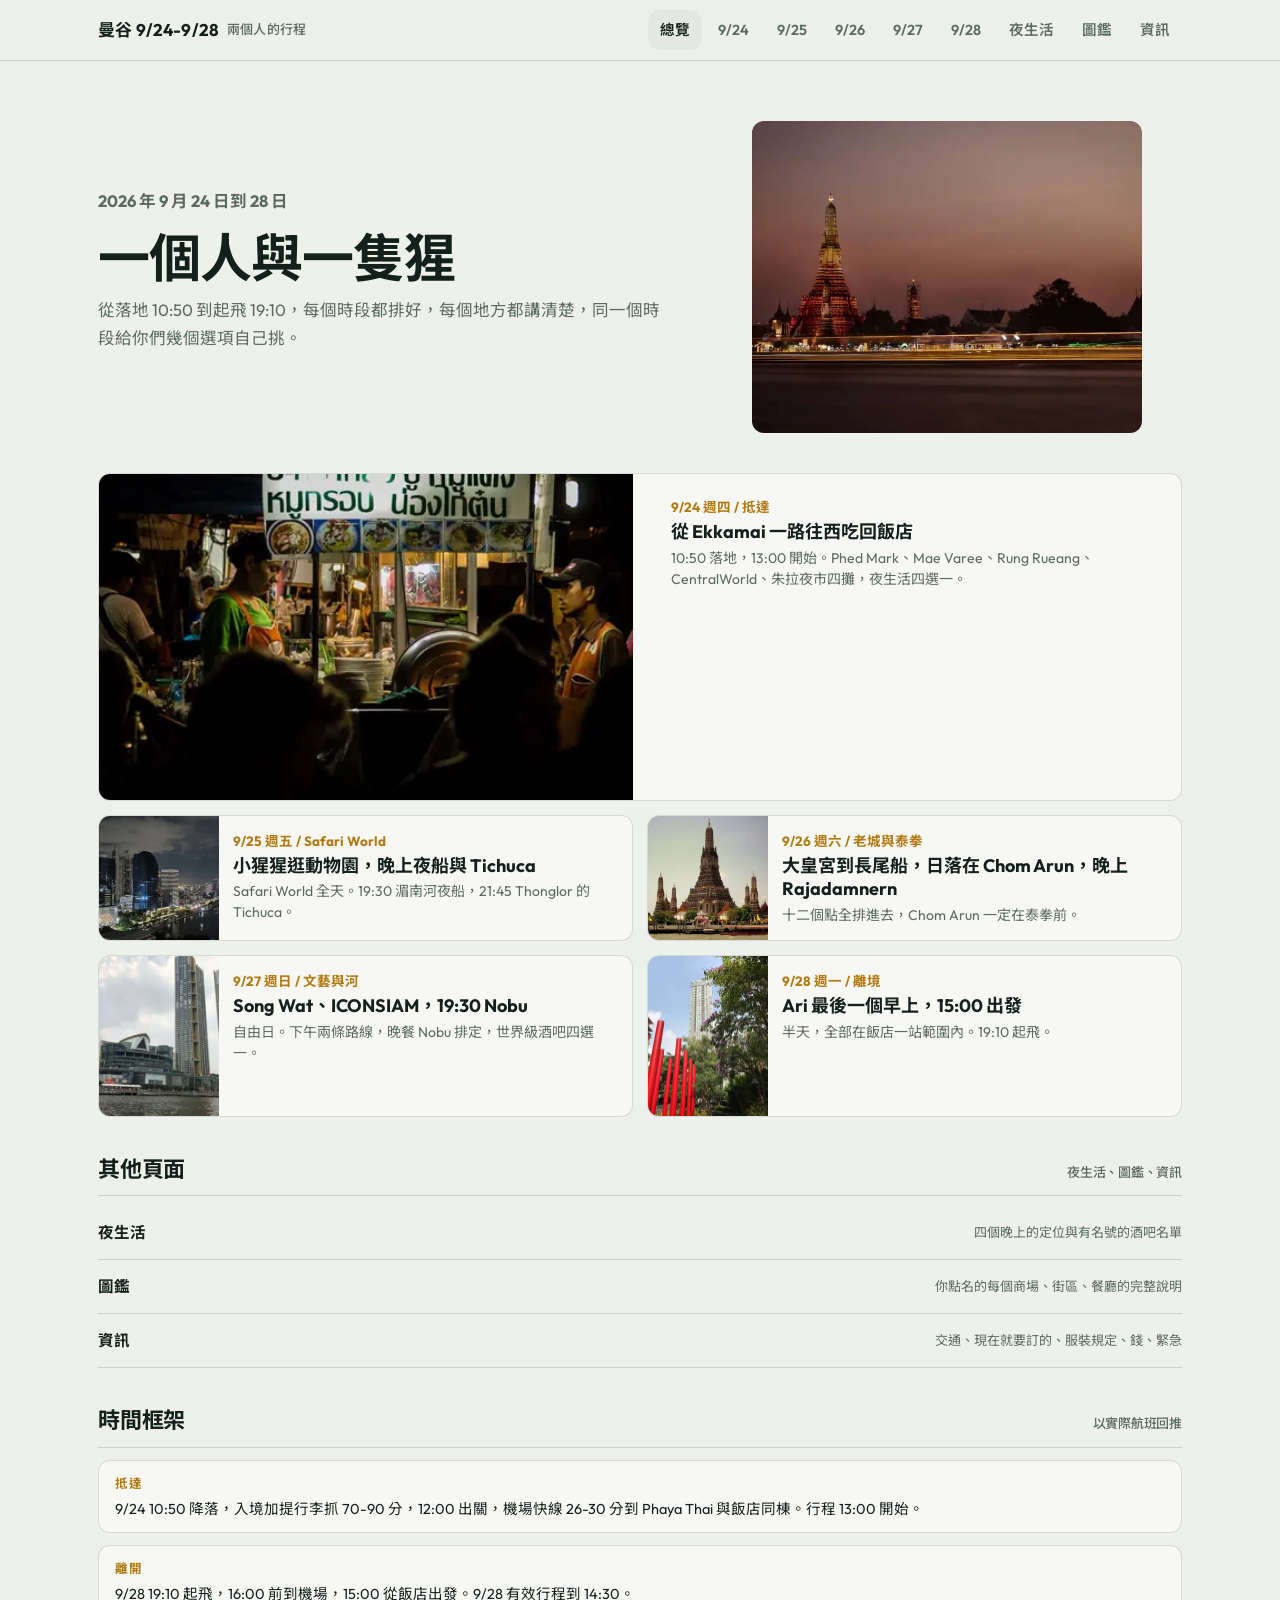
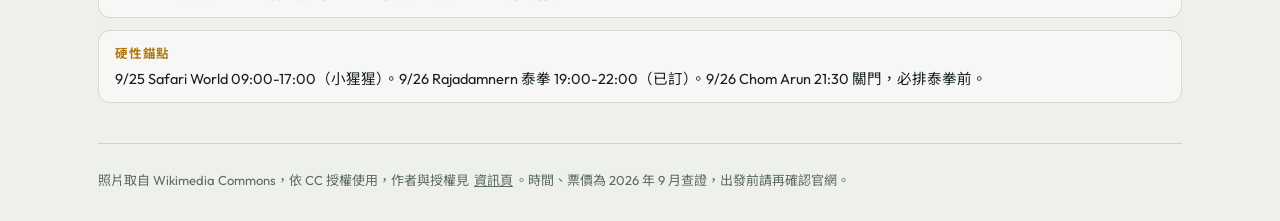
<file: index.html>
<!DOCTYPE html><html lang="zh-Hant"><head><meta charset="utf-8"><meta name="viewport" content="width=device-width,initial-scale=1,viewport-fit=cover"><meta name="color-scheme" content="dark light"><meta name="theme-color" content="#0F1714"><meta name="description" content="曼谷五天行程網站：每天時間軸、多選項、每個景點的目的、玩法、注意事項，含導航與官網連結。"><meta name="apple-mobile-web-app-capable" content="yes"><meta name="apple-mobile-web-app-title" content="曼谷"><link rel="preconnect" href="https://fonts.googleapis.com"><link rel="preconnect" href="https://fonts.gstatic.com" crossorigin><link rel="stylesheet" href="https://fonts.googleapis.com/css2?family=Outfit:wght@500;600;700&family=Noto+Sans+TC:wght@400;500;700&display=swap"><link rel="preload" as="image" href="img/cover-watarun-sunset-800.webp" imagesrcset="img/cover-watarun-sunset-480.webp 480w, img/cover-watarun-sunset-800.webp 800w, img/cover-watarun-sunset-1400.webp 1400w" imagesizes="(min-width:900px) 45vw, 100vw"><link rel="stylesheet" href="styles.css?v=1790089189"><script>document.documentElement.classList.add("js")</script><title>曼谷 9/24-9/28 兩個人的行程</title></head><body><header class="top"><div class="wrap"><a class="brand" href="index.html">曼谷 9/24-9/28<small>兩個人的行程</small></a><nav class="topnav" aria-label="主選單"><a href="index.html" aria-current="page">總覽</a><a href="day1.html">9/24</a><a href="day2.html">9/25</a><a href="day3.html">9/26</a><a href="day4.html">9/27</a><a href="day5.html">9/28</a><a href="nightlife.html">夜生活</a><a href="guide.html">圖鑑</a><a href="info.html">資訊</a></nav></div><nav class="subnav" aria-label="分頁"><a href="index.html" aria-current="page">總覽</a><a href="day1.html">9/24</a><a href="day2.html">9/25</a><a href="day3.html">9/26</a><a href="day4.html">9/27</a><a href="day5.html">9/28</a><a href="nightlife.html">夜生活</a><a href="guide.html">圖鑑</a><a href="info.html">資訊</a></nav></header><main class="wrap"><section class="hero"><div class="txt"><p class="date">2026 年 9 月 24 日到 28 日</p><h1>一個人與一隻猩</h1><p>從落地 10:50 到起飛 19:10，每個時段都排好，每個地方都講清楚，同一個時段給你們幾個選項自己挑。</p></div><figure class="pic"><picture><source type="image/webp" srcset="img/cover-watarun-sunset-480.webp 480w, img/cover-watarun-sunset-800.webp 800w, img/cover-watarun-sunset-1400.webp 1400w" sizes="(min-width:900px) 45vw, 100vw"><img src="img/cover-watarun-sunset-800.jpg" width="1600" height="1006" alt="日落時分的鄭王廟" loading="eager" fetchpriority="high" decoding="async"></picture></figure></section><section class="days"><a class="day reveal" href="day1.html"><picture><source type="image/webp" srcset="img/streetfood-480.webp 480w, img/streetfood-800.webp 800w, img/streetfood-1400.webp 1400w" sizes="(min-width:900px) 30vw, 120px"><img src="img/streetfood-800.jpg" width="1600" height="976" alt="曼谷街頭小吃" loading="lazy" decoding="async"></picture><div class="b"><div class="d">9/24 週四 / 抵達</div><h3>從 Ekkamai 一路往西吃回飯店</h3><p>10:50 落地，13:00 開始。Phed Mark、Mae Varee、Rung Rueang、CentralWorld、朱拉夜市四攤，夜生活四選一。</p></div></a><a class="day reveal" href="day2.html"><picture><source type="image/webp" srcset="img/skyline-night-480.webp 480w, img/skyline-night-800.webp 800w, img/skyline-night-1400.webp 1400w" sizes="(min-width:900px) 30vw, 120px"><img src="img/skyline-night-800.jpg" width="1600" height="901" alt="曼谷夜景" loading="lazy" decoding="async"></picture><div class="b"><div class="d">9/25 週五 / Safari World</div><h3>小猩猩逛動物園，晚上夜船與 Tichuca</h3><p>Safari World 全天。19:30 湄南河夜船，21:45 Thonglor 的 Tichuca。</p></div></a><a class="day reveal" href="day3.html"><picture><source type="image/webp" srcset="img/wat-arun-480.webp 480w, img/wat-arun-800.webp 800w, img/wat-arun-1400.webp 1400w" sizes="(min-width:900px) 30vw, 120px"><img src="img/wat-arun-800.jpg" width="1600" height="1201" alt="鄭王廟" loading="lazy" decoding="async"></picture><div class="b"><div class="d">9/26 週六 / 老城與泰拳</div><h3>大皇宮到長尾船，日落在 Chom Arun，晚上 Rajadamnern</h3><p>十二個點全排進去，Chom Arun 一定在泰拳前。</p></div></a><a class="day reveal" href="day4.html"><picture><source type="image/webp" srcset="img/iconsiam-480.webp 480w, img/iconsiam-800.webp 800w, img/iconsiam-1400.webp 1400w" sizes="(min-width:900px) 30vw, 120px"><img src="img/iconsiam-800.jpg" width="1600" height="1200" alt="ICONSIAM 河景" loading="lazy" decoding="async"></picture><div class="b"><div class="d">9/27 週日 / 文藝與河</div><h3>Song Wat、ICONSIAM，19:30 Nobu</h3><p>自由日。下午兩條路線，晚餐 Nobu 排定，世界級酒吧四選一。</p></div></a><a class="day reveal" href="day5.html"><picture><source type="image/webp" srcset="img/ari-street-480.webp 480w, img/ari-street-800.webp 800w" sizes="(min-width:900px) 30vw, 120px"><img src="img/ari-street-800.jpg" width="1199" height="1600" alt="Ari 巷弄" loading="lazy" decoding="async"></picture><div class="b"><div class="d">9/28 週一 / 離境</div><h3>Ari 最後一個早上，15:00 出發</h3><p>半天，全部在飯店一站範圍內。19:10 起飛。</p></div></a></section><h2 class="sec">其他頁面<small>夜生活、圖鑑、資訊</small></h2><a class="linkrow reveal" href="nightlife.html"><b>夜生活</b><span>四個晚上的定位與有名號的酒吧名單</span></a><a class="linkrow reveal" href="guide.html"><b>圖鑑</b><span>你點名的每個商場、街區、餐廳的完整說明</span></a><a class="linkrow reveal" href="info.html"><b>資訊</b><span>交通、現在就要訂的、服裝規定、錢、緊急</span></a><h2 class="sec">時間框架<small>以實際航班回推</small></h2><div class="clock reveal"><b>抵達</b>9/24 10:50 降落，入境加提行李抓 70-90 分，12:00 出關，機場快線 26-30 分到 Phaya Thai 與飯店同棟。行程 13:00 開始。</div><div class="clock reveal"><b>離開</b>9/28 19:10 起飛，16:00 前到機場，15:00 從飯店出發。9/28 有效行程到 14:30。</div><div class="clock reveal"><b>硬性錨點</b>9/25 Safari World 09:00-17:00（小猩猩）。9/26 Rajadamnern 泰拳 19:00-22:00（已訂）。9/26 Chom Arun 21:30 關門，必排泰拳前。</div><footer>照片取自 Wikimedia Commons，依 CC 授權使用，作者與授權見 <a href="info.html#credits">資訊頁</a>。時間、票價為 2026 年 9 月查證，出發前請再確認官網。</footer></main><nav class="tabs" aria-label="日期"><a href="index.html" aria-current="page"><span>總覽</span></a><a href="day1.html"><span>9/24</span>四</a><a href="day2.html"><span>9/25</span>五</a><a href="day3.html"><span>9/26</span>六</a><a href="day4.html"><span>9/27</span>日</a><a href="day5.html"><span>9/28</span>一</a></nav><script src="app.js?v=1790089189" defer></script></body></html>
</file>
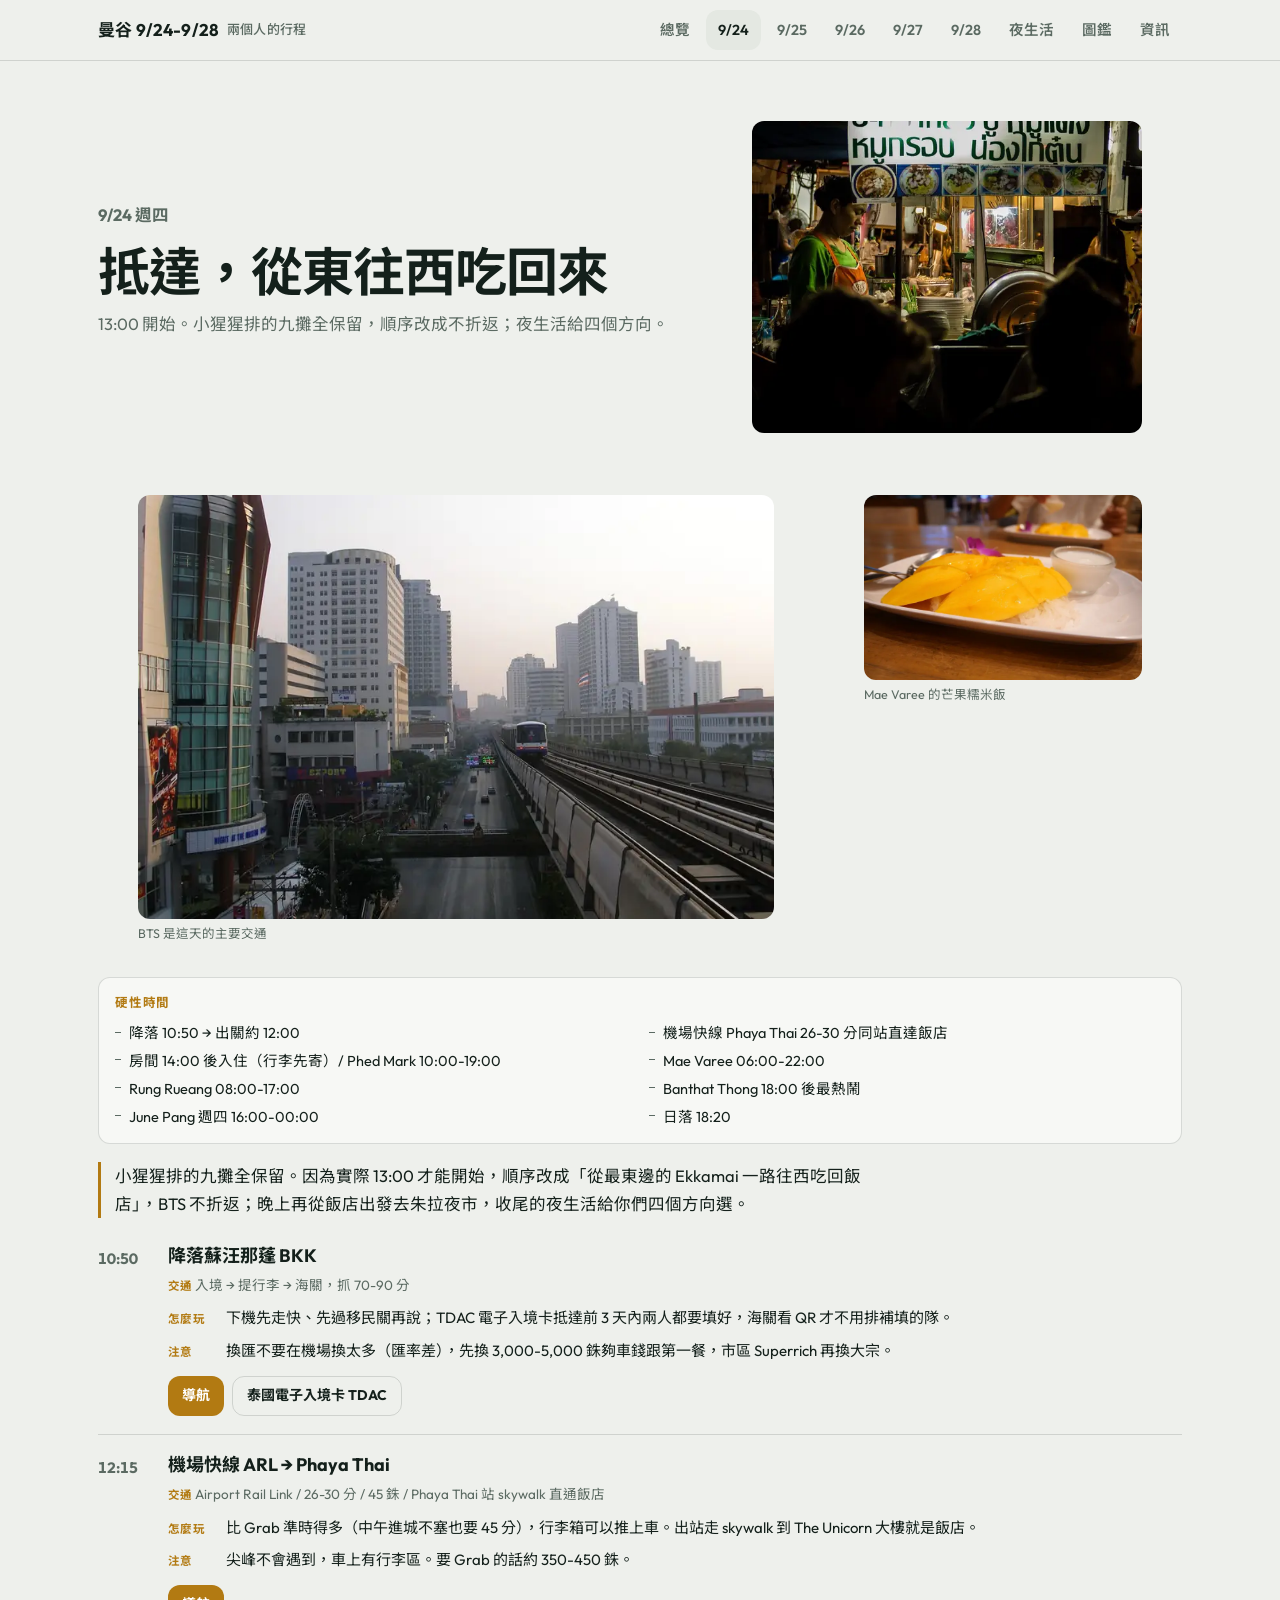
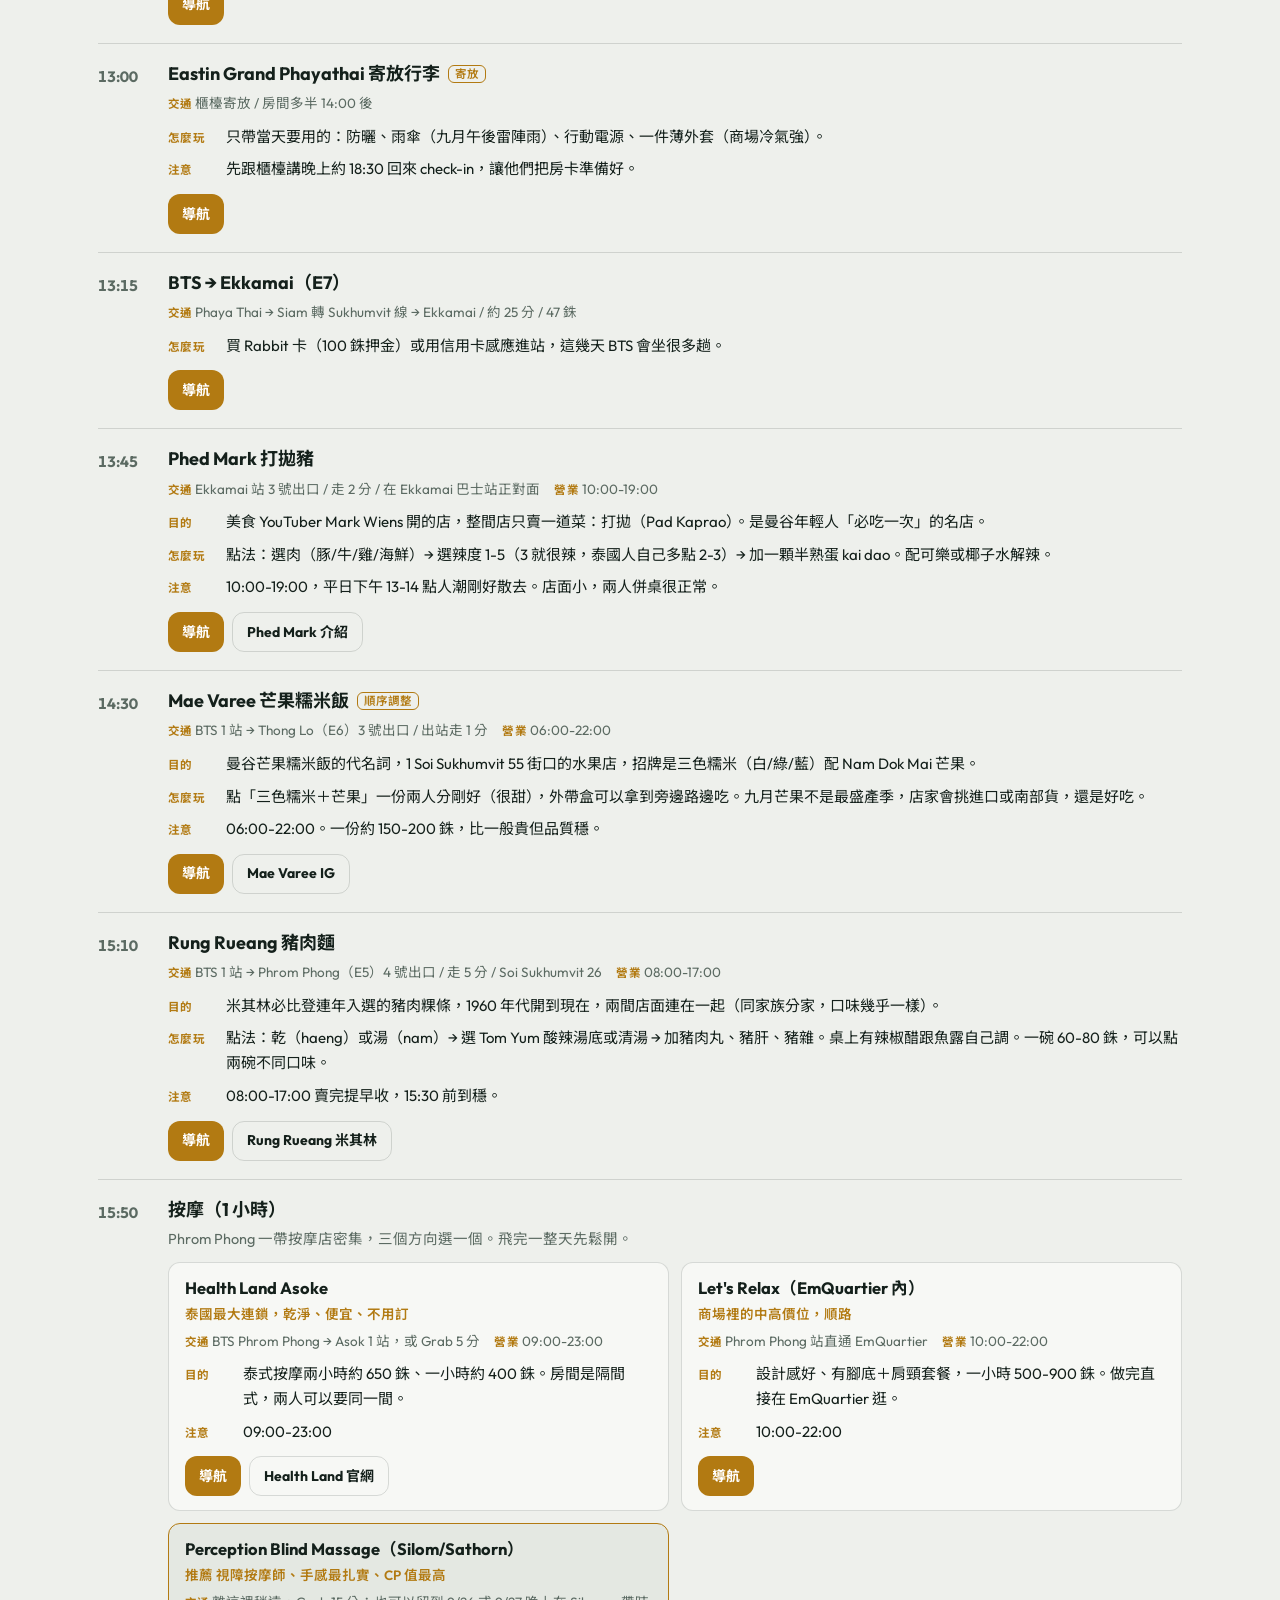
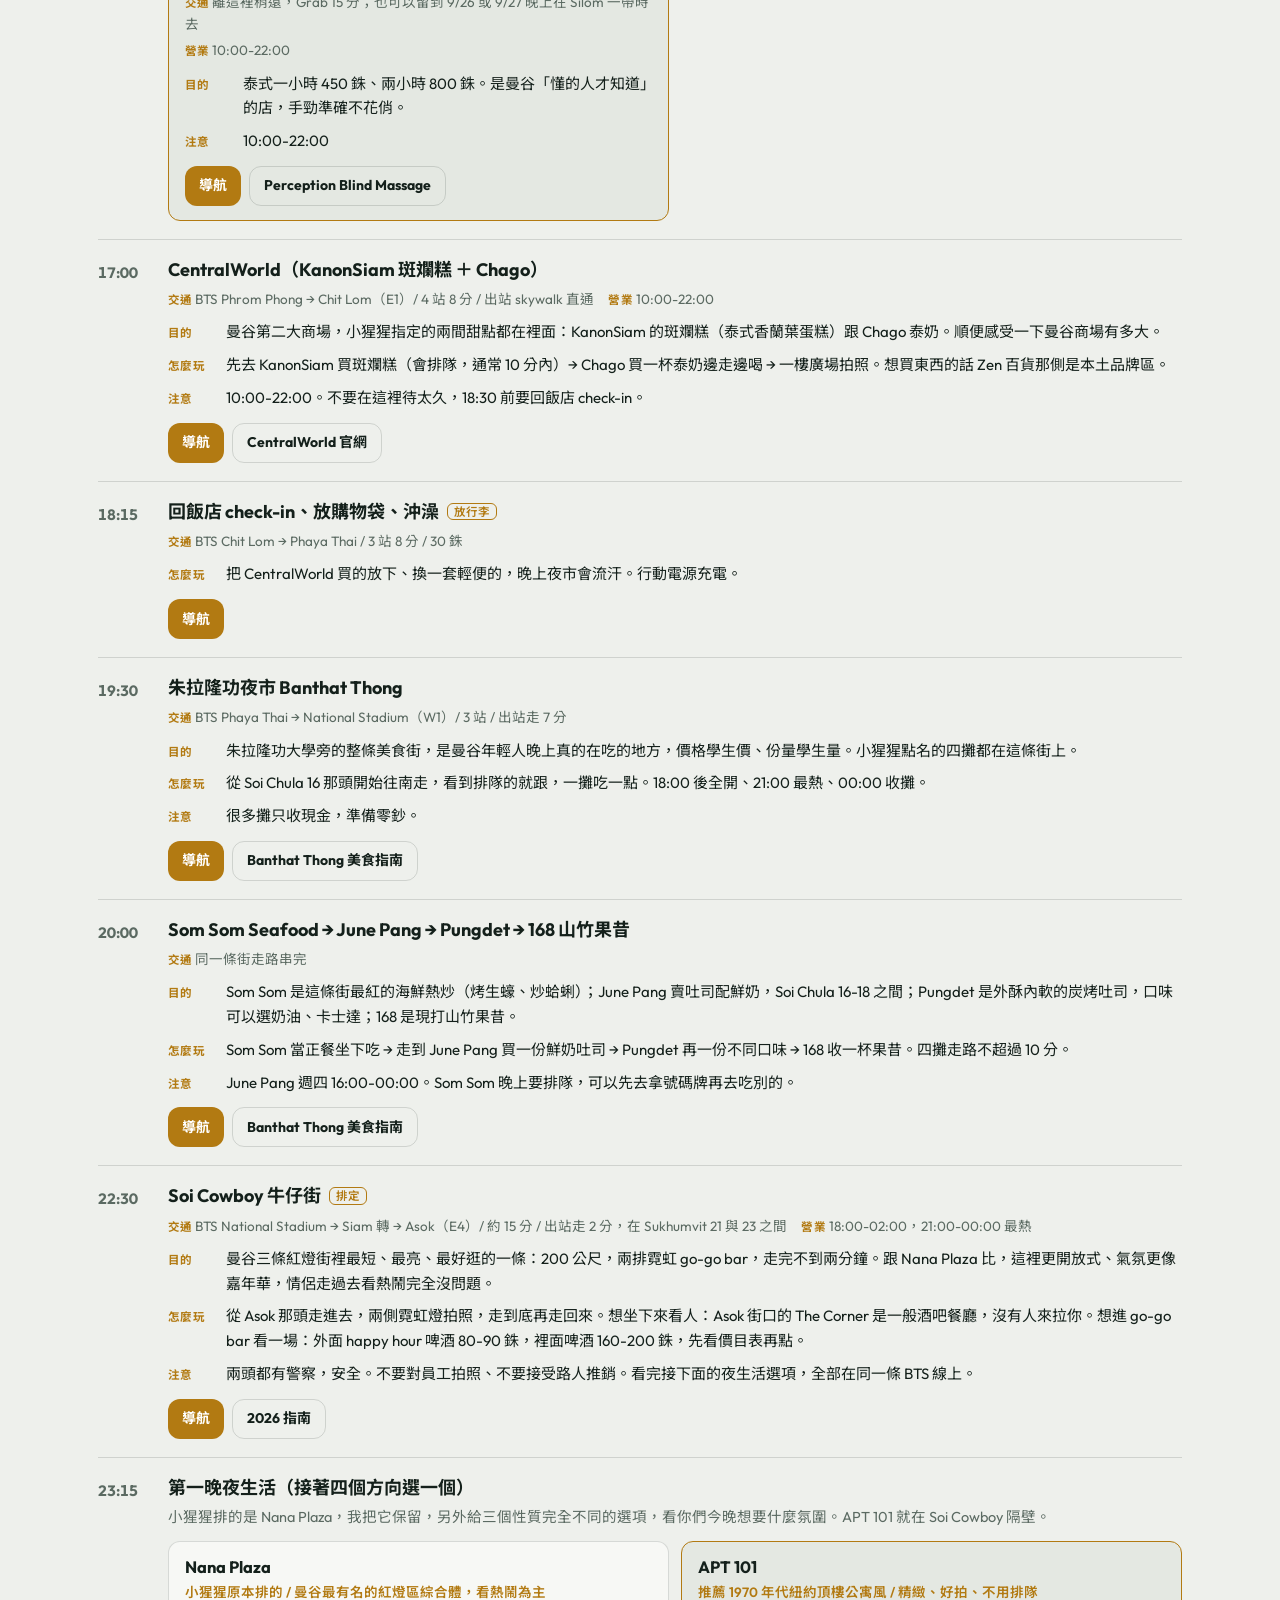
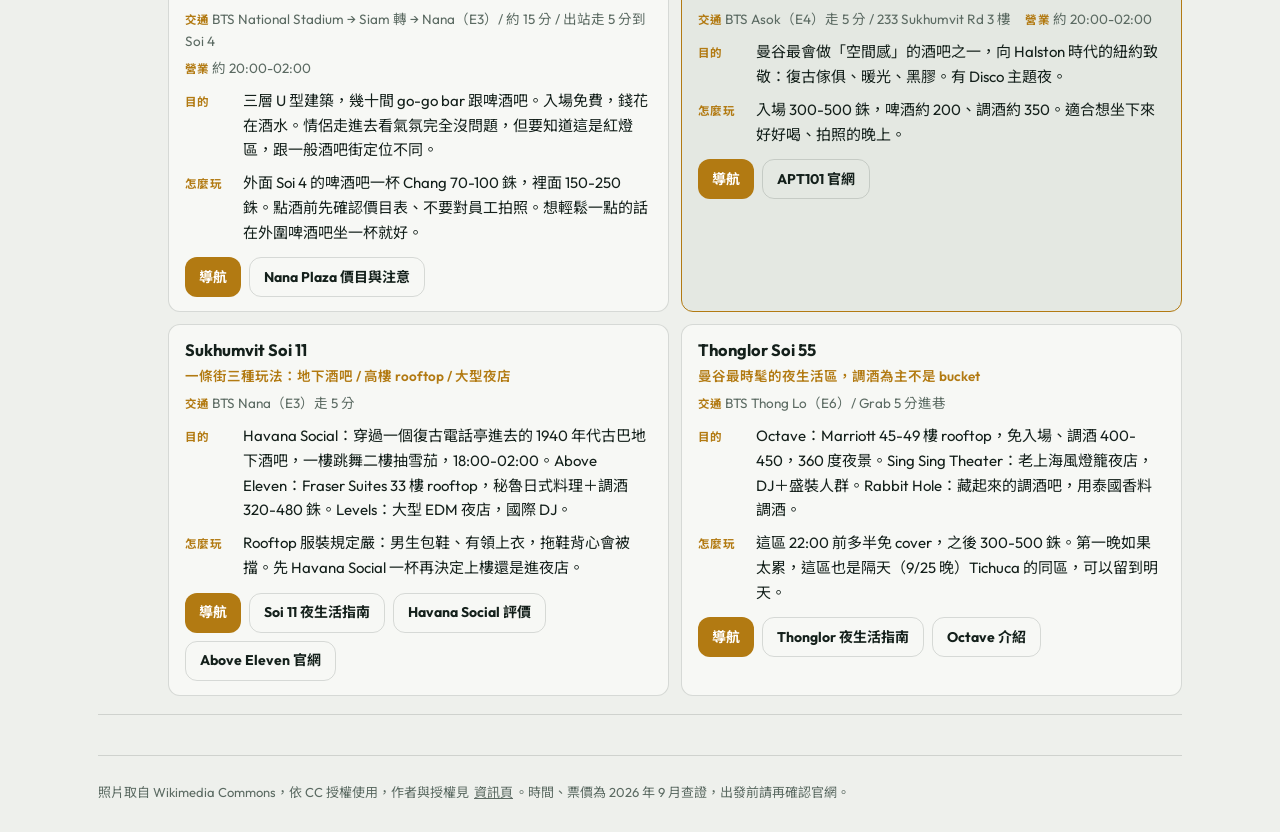
<file: day1.html>
<!DOCTYPE html><html lang="zh-Hant"><head><meta charset="utf-8"><meta name="viewport" content="width=device-width,initial-scale=1,viewport-fit=cover"><meta name="color-scheme" content="dark light"><meta name="theme-color" content="#0F1714"><meta name="description" content="9/24 抵達日：Phed Mark、Mae Varee、Rung Rueang、按摩、CentralWorld、朱拉夜市、夜生活四選一。"><meta name="apple-mobile-web-app-capable" content="yes"><meta name="apple-mobile-web-app-title" content="曼谷"><link rel="preconnect" href="https://fonts.googleapis.com"><link rel="preconnect" href="https://fonts.gstatic.com" crossorigin><link rel="stylesheet" href="https://fonts.googleapis.com/css2?family=Outfit:wght@500;600;700&family=Noto+Sans+TC:wght@400;500;700&display=swap"><link rel="preload" as="image" href="img/streetfood-800.webp" imagesrcset="img/streetfood-480.webp 480w, img/streetfood-800.webp 800w, img/streetfood-1400.webp 1400w" imagesizes="(min-width:900px) 45vw, 100vw"><link rel="stylesheet" href="styles.css?v=1790089189"><script>document.documentElement.classList.add("js")</script><title>9/24 週四 抵達日</title></head><body><header class="top"><div class="wrap"><a class="brand" href="index.html">曼谷 9/24-9/28<small>兩個人的行程</small></a><nav class="topnav" aria-label="主選單"><a href="index.html">總覽</a><a href="day1.html" aria-current="page">9/24</a><a href="day2.html">9/25</a><a href="day3.html">9/26</a><a href="day4.html">9/27</a><a href="day5.html">9/28</a><a href="nightlife.html">夜生活</a><a href="guide.html">圖鑑</a><a href="info.html">資訊</a></nav></div><nav class="subnav" aria-label="分頁"><a href="index.html">總覽</a><a href="day1.html" aria-current="page">9/24</a><a href="day2.html">9/25</a><a href="day3.html">9/26</a><a href="day4.html">9/27</a><a href="day5.html">9/28</a><a href="nightlife.html">夜生活</a><a href="guide.html">圖鑑</a><a href="info.html">資訊</a></nav></header><main class="wrap"><section class="hero"><div class="txt"><p class="date">9/24 週四</p><h1>抵達，從東往西吃回來</h1><p>13:00 開始。小猩猩排的九攤全保留，順序改成不折返；夜生活給四個方向。</p></div><figure class="pic"><picture><source type="image/webp" srcset="img/streetfood-480.webp 480w, img/streetfood-800.webp 800w, img/streetfood-1400.webp 1400w" sizes="(min-width:900px) 45vw, 100vw"><img src="img/streetfood-800.jpg" width="1600" height="976" alt="曼谷街頭小吃" loading="eager" fetchpriority="high" decoding="async"></picture></figure></section><div class="gallery"><figure><picture><source type="image/webp" srcset="img/skytrain-480.webp 480w, img/skytrain-800.webp 800w, img/skytrain-1400.webp 1400w" sizes="(min-width:700px) 50vw, 100vw"><img src="img/skytrain-800.jpg" width="1600" height="1066" alt="BTS 是這天的主要交通" loading="lazy" decoding="async"></picture><figcaption>BTS 是這天的主要交通</figcaption></figure><figure><picture><source type="image/webp" srcset="img/mango-480.webp 480w, img/mango-800.webp 800w, img/mango-1400.webp 1400w" sizes="(min-width:700px) 50vw, 100vw"><img src="img/mango-800.jpg" width="1600" height="1200" alt="Mae Varee 的芒果糯米飯" loading="lazy" decoding="async"></picture><figcaption>Mae Varee 的芒果糯米飯</figcaption></figure></div><section class="hard reveal"><h2>硬性時間</h2><ul><li>降落 10:50 → 出關約 12:00</li><li>機場快線 Phaya Thai 26-30 分同站直達飯店</li><li>房間 14:00 後入住（行李先寄）/ Phed Mark 10:00-19:00</li><li>Mae Varee 06:00-22:00</li><li>Rung Rueang 08:00-17:00</li><li>Banthat Thong 18:00 後最熱鬧</li><li>June Pang 週四 16:00-00:00</li><li>日落 18:20</li></ul></section><p class="lead reveal">小猩猩排的九攤全保留。因為實際 13:00 才能開始，順序改成「從最東邊的 Ekkamai 一路往西吃回飯店」，BTS 不折返；晚上再從飯店出發去朱拉夜市，收尾的夜生活給你們四個方向選。</p><article class="stop reveal"><div class="t">10:50</div><div class="c"><h3>降落蘇汪那蓬 BKK</h3><ul class="meta"><li class="m-how">入境 → 提行李 → 海關，抓 70-90 分</li></ul><dl class="facts"><div class="kv"><dt>怎麼玩</dt><dd>下機先走快、先過移民關再說；TDAC 電子入境卡抵達前 3 天內兩人都要填好，海關看 QR 才不用排補填的隊。</dd></div><div class="kv"><dt>注意</dt><dd>換匯不要在機場換太多（匯率差），先換 3,000-5,000 銖夠車錢跟第一餐，市區 Superrich 再換大宗。</dd></div></dl><div class="actions"><a class="btn" href="https://www.google.com/maps/dir/?api=1&amp;destination=Suvarnabhumi%20Airport" target="_blank" rel="noopener">導航</a><a class="btn ghost" href="https://tdac.immigration.go.th/" target="_blank" rel="noopener">泰國電子入境卡 TDAC</a></div></div></article><article class="stop reveal"><div class="t">12:15</div><div class="c"><h3>機場快線 ARL → Phaya Thai</h3><ul class="meta"><li class="m-how">Airport Rail Link / 26-30 分 / 45 銖 / Phaya Thai 站 skywalk 直通飯店</li></ul><dl class="facts"><div class="kv"><dt>怎麼玩</dt><dd>比 Grab 準時得多（中午進城不塞也要 45 分），行李箱可以推上車。出站走 skywalk 到 The Unicorn 大樓就是飯店。</dd></div><div class="kv"><dt>注意</dt><dd>尖峰不會遇到，車上有行李區。要 Grab 的話約 350-450 銖。</dd></div></dl><div class="actions"><a class="btn" href="https://www.google.com/maps/dir/?api=1&amp;destination=Eastin%20Grand%20Hotel%20Phayathai" target="_blank" rel="noopener">導航</a></div></div></article><article class="stop reveal"><div class="t">13:00</div><div class="c"><h3>Eastin Grand Phayathai 寄放行李<span class="flag">寄放</span></h3><ul class="meta"><li class="m-how">櫃檯寄放 / 房間多半 14:00 後</li></ul><dl class="facts"><div class="kv"><dt>怎麼玩</dt><dd>只帶當天要用的：防曬、雨傘（九月午後雷陣雨）、行動電源、一件薄外套（商場冷氣強）。</dd></div><div class="kv"><dt>注意</dt><dd>先跟櫃檯講晚上約 18:30 回來 check-in，讓他們把房卡準備好。</dd></div></dl><div class="actions"><a class="btn" href="https://www.google.com/maps/dir/?api=1&amp;destination=Eastin%20Grand%20Hotel%20Phayathai" target="_blank" rel="noopener">導航</a></div></div></article><article class="stop reveal"><div class="t">13:15</div><div class="c"><h3>BTS → Ekkamai（E7）</h3><ul class="meta"><li class="m-how">Phaya Thai → Siam 轉 Sukhumvit 線 → Ekkamai / 約 25 分 / 47 銖</li></ul><dl class="facts"><div class="kv"><dt>怎麼玩</dt><dd>買 Rabbit 卡（100 銖押金）或用信用卡感應進站，這幾天 BTS 會坐很多趟。</dd></div></dl><div class="actions"><a class="btn" href="https://www.google.com/maps/dir/?api=1&amp;destination=Ekkamai%20BTS%20Station" target="_blank" rel="noopener">導航</a></div></div></article><article class="stop reveal"><div class="t">13:45</div><div class="c"><h3>Phed Mark 打拋豬</h3><ul class="meta"><li class="m-how">Ekkamai 站 3 號出口 / 走 2 分 / 在 Ekkamai 巴士站正對面</li><li class="m-hrs">10:00-19:00</li></ul><dl class="facts"><div class="kv"><dt>目的</dt><dd>美食 YouTuber Mark Wiens 開的店，整間店只賣一道菜：打拋（Pad Kaprao）。是曼谷年輕人「必吃一次」的名店。</dd></div><div class="kv"><dt>怎麼玩</dt><dd>點法：選肉（豚/牛/雞/海鮮）→ 選辣度 1-5（3 就很辣，泰國人自己多點 2-3）→ 加一顆半熟蛋 kai dao。配可樂或椰子水解辣。</dd></div><div class="kv"><dt>注意</dt><dd>10:00-19:00，平日下午 13-14 點人潮剛好散去。店面小，兩人併桌很正常。</dd></div></dl><div class="actions"><a class="btn" href="https://www.google.com/maps/dir/?api=1&amp;destination=Phed%20Mark%20Bangkok" target="_blank" rel="noopener">導航</a><a class="btn ghost" href="https://danielfooddiary.com/2025/02/17/phedmark/" target="_blank" rel="noopener">Phed Mark 介紹</a></div></div></article><article class="stop reveal"><div class="t">14:30</div><div class="c"><h3>Mae Varee 芒果糯米飯<span class="flag">順序調整</span></h3><ul class="meta"><li class="m-how">BTS 1 站 → Thong Lo（E6）3 號出口 / 出站走 1 分</li><li class="m-hrs">06:00-22:00</li></ul><dl class="facts"><div class="kv"><dt>目的</dt><dd>曼谷芒果糯米飯的代名詞，1 Soi Sukhumvit 55 街口的水果店，招牌是三色糯米（白/綠/藍）配 Nam Dok Mai 芒果。</dd></div><div class="kv"><dt>怎麼玩</dt><dd>點「三色糯米＋芒果」一份兩人分剛好（很甜），外帶盒可以拿到旁邊路邊吃。九月芒果不是最盛產季，店家會挑進口或南部貨，還是好吃。</dd></div><div class="kv"><dt>注意</dt><dd>06:00-22:00。一份約 150-200 銖，比一般貴但品質穩。</dd></div></dl><div class="actions"><a class="btn" href="https://www.google.com/maps/dir/?api=1&amp;destination=Mae%20Varee%20Mango%20Sticky%20Rice%20Thonglor" target="_blank" rel="noopener">導航</a><a class="btn ghost" href="https://www.instagram.com/maevareeofficial/" target="_blank" rel="noopener">Mae Varee IG</a></div></div></article><article class="stop reveal"><div class="t">15:10</div><div class="c"><h3>Rung Rueang 豬肉麵</h3><ul class="meta"><li class="m-how">BTS 1 站 → Phrom Phong（E5）4 號出口 / 走 5 分 / Soi Sukhumvit 26</li><li class="m-hrs">08:00-17:00</li></ul><dl class="facts"><div class="kv"><dt>目的</dt><dd>米其林必比登連年入選的豬肉粿條，1960 年代開到現在，兩間店面連在一起（同家族分家，口味幾乎一樣）。</dd></div><div class="kv"><dt>怎麼玩</dt><dd>點法：乾（haeng）或湯（nam）→ 選 Tom Yum 酸辣湯底或清湯 → 加豬肉丸、豬肝、豬雜。桌上有辣椒醋跟魚露自己調。一碗 60-80 銖，可以點兩碗不同口味。</dd></div><div class="kv"><dt>注意</dt><dd>08:00-17:00 賣完提早收，15:30 前到穩。</dd></div></dl><div class="actions"><a class="btn" href="https://www.google.com/maps/dir/?api=1&amp;destination=Rung%20Rueang%20Pork%20Noodle%20Sukhumvit%2026" target="_blank" rel="noopener">導航</a><a class="btn ghost" href="https://guide.michelin.com/us/en/bangkok-region/bangkok/restaurant/guay-tiew-mu-rung-rueang" target="_blank" rel="noopener">Rung Rueang 米其林</a></div></div></article><article class="stop choice reveal"><div class="t">15:50</div><div class="c"><h3>按摩（1 小時）</h3><p class="intro">Phrom Phong 一帶按摩店密集，三個方向選一個。飛完一整天先鬆開。</p><div class="optgrid"><article class="opt"><h4>Health Land Asoke</h4><p class="tag">泰國最大連鎖，乾淨、便宜、不用訂</p><ul class="meta"><li class="m-how">BTS Phrom Phong → Asok 1 站，或 Grab 5 分</li><li class="m-hrs">09:00-23:00</li></ul><dl class="facts"><div class="kv"><dt>目的</dt><dd>泰式按摩兩小時約 650 銖、一小時約 400 銖。房間是隔間式，兩人可以要同一間。</dd></div><div class="kv"><dt>注意</dt><dd>09:00-23:00</dd></div></dl><div class="actions"><a class="btn" href="https://www.google.com/maps/dir/?api=1&amp;destination=Health%20Land%20Spa%20Massage%20Asoke" target="_blank" rel="noopener">導航</a><a class="btn ghost" href="https://www.tripadvisor.com/Attraction_Review-g293916-d2621694-Reviews-Health_Land_Spa_Massage_Asoke-Bangkok.html" target="_blank" rel="noopener">Health Land 官網</a></div></article><article class="opt"><h4>Let&#x27;s Relax（EmQuartier 內）</h4><p class="tag">商場裡的中高價位，順路</p><ul class="meta"><li class="m-how">Phrom Phong 站直通 EmQuartier</li><li class="m-hrs">10:00-22:00</li></ul><dl class="facts"><div class="kv"><dt>目的</dt><dd>設計感好、有腳底＋肩頸套餐，一小時 500-900 銖。做完直接在 EmQuartier 逛。</dd></div><div class="kv"><dt>注意</dt><dd>10:00-22:00</dd></div></dl><div class="actions"><a class="btn" href="https://www.google.com/maps/dir/?api=1&amp;destination=Let%27s%20Relax%20Spa%20EmQuartier" target="_blank" rel="noopener">導航</a></div></article><article class="opt star"><h4>Perception Blind Massage（Silom/Sathorn）</h4><p class="tag">視障按摩師、手感最扎實、CP 值最高</p><ul class="meta"><li class="m-how">離這裡稍遠，Grab 15 分；也可以留到 9/26 或 9/27 晚上在 Silom 一帶時去</li><li class="m-hrs">10:00-22:00</li></ul><dl class="facts"><div class="kv"><dt>目的</dt><dd>泰式一小時 450 銖、兩小時 800 銖。是曼谷「懂的人才知道」的店，手勁準確不花俏。</dd></div><div class="kv"><dt>注意</dt><dd>10:00-22:00</dd></div></dl><div class="actions"><a class="btn" href="https://www.google.com/maps/dir/?api=1&amp;destination=Perception%20Blind%20Massage%20Sathorn" target="_blank" rel="noopener">導航</a><a class="btn ghost" href="https://www.perceptionblindmassage.com/" target="_blank" rel="noopener">Perception Blind Massage</a></div></article></div></div></article><article class="stop reveal"><div class="t">17:00</div><div class="c"><h3>CentralWorld（KanonSiam 斑斕糕 ＋ Chago）</h3><ul class="meta"><li class="m-how">BTS Phrom Phong → Chit Lom（E1）/ 4 站 8 分 / 出站 skywalk 直通</li><li class="m-hrs">10:00-22:00</li></ul><dl class="facts"><div class="kv"><dt>目的</dt><dd>曼谷第二大商場，小猩猩指定的兩間甜點都在裡面：KanonSiam 的斑斕糕（泰式香蘭葉蛋糕）跟 Chago 泰奶。順便感受一下曼谷商場有多大。</dd></div><div class="kv"><dt>怎麼玩</dt><dd>先去 KanonSiam 買斑斕糕（會排隊，通常 10 分內）→ Chago 買一杯泰奶邊走邊喝 → 一樓廣場拍照。想買東西的話 Zen 百貨那側是本土品牌區。</dd></div><div class="kv"><dt>注意</dt><dd>10:00-22:00。不要在這裡待太久，18:30 前要回飯店 check-in。</dd></div></dl><div class="actions"><a class="btn" href="https://www.google.com/maps/dir/?api=1&amp;destination=CentralWorld%20Bangkok" target="_blank" rel="noopener">導航</a><a class="btn ghost" href="https://www.centralworld.co.th/" target="_blank" rel="noopener">CentralWorld 官網</a></div></div></article><article class="stop reveal"><div class="t">18:15</div><div class="c"><h3>回飯店 check-in、放購物袋、沖澡<span class="flag">放行李</span></h3><ul class="meta"><li class="m-how">BTS Chit Lom → Phaya Thai / 3 站 8 分 / 30 銖</li></ul><dl class="facts"><div class="kv"><dt>怎麼玩</dt><dd>把 CentralWorld 買的放下、換一套輕便的，晚上夜市會流汗。行動電源充電。</dd></div></dl><div class="actions"><a class="btn" href="https://www.google.com/maps/dir/?api=1&amp;destination=Eastin%20Grand%20Hotel%20Phayathai" target="_blank" rel="noopener">導航</a></div></div></article><article class="stop reveal"><div class="t">19:30</div><div class="c"><h3>朱拉隆功夜市 Banthat Thong</h3><ul class="meta"><li class="m-how">BTS Phaya Thai → National Stadium（W1）/ 3 站 / 出站走 7 分</li></ul><dl class="facts"><div class="kv"><dt>目的</dt><dd>朱拉隆功大學旁的整條美食街，是曼谷年輕人晚上真的在吃的地方，價格學生價、份量學生量。小猩猩點名的四攤都在這條街上。</dd></div><div class="kv"><dt>怎麼玩</dt><dd>從 Soi Chula 16 那頭開始往南走，看到排隊的就跟，一攤吃一點。18:00 後全開、21:00 最熱、00:00 收攤。</dd></div><div class="kv"><dt>注意</dt><dd>很多攤只收現金，準備零鈔。</dd></div></dl><div class="actions"><a class="btn" href="https://www.google.com/maps/dir/?api=1&amp;destination=Thanon%20Banthat%20Thong%20Bangkok" target="_blank" rel="noopener">導航</a><a class="btn ghost" href="https://aroimakmak.com/bkk-district-guide-banthat-thong-road/" target="_blank" rel="noopener">Banthat Thong 美食指南</a></div></div></article><article class="stop reveal"><div class="t">20:00</div><div class="c"><h3>Som Som Seafood → June Pang → Pungdet → 168 山竹果昔</h3><ul class="meta"><li class="m-how">同一條街走路串完</li></ul><dl class="facts"><div class="kv"><dt>目的</dt><dd>Som Som 是這條街最紅的海鮮熱炒（烤生蠔、炒蛤蜊）；June Pang 賣吐司配鮮奶，Soi Chula 16-18 之間；Pungdet 是外酥內軟的炭烤吐司，口味可以選奶油、卡士達；168 是現打山竹果昔。</dd></div><div class="kv"><dt>怎麼玩</dt><dd>Som Som 當正餐坐下吃 → 走到 June Pang 買一份鮮奶吐司 → Pungdet 再一份不同口味 → 168 收一杯果昔。四攤走路不超過 10 分。</dd></div><div class="kv"><dt>注意</dt><dd>June Pang 週四 16:00-00:00。Som Som 晚上要排隊，可以先去拿號碼牌再去吃別的。</dd></div></dl><div class="actions"><a class="btn" href="https://www.google.com/maps/dir/?api=1&amp;destination=Som%20Som%20Seafood%20Banthat%20Thong" target="_blank" rel="noopener">導航</a><a class="btn ghost" href="https://aroimakmak.com/bkk-district-guide-banthat-thong-road/" target="_blank" rel="noopener">Banthat Thong 美食指南</a></div></div></article><article class="stop reveal"><div class="t">22:30</div><div class="c"><h3>Soi Cowboy 牛仔街<span class="flag">排定</span></h3><ul class="meta"><li class="m-how">BTS National Stadium → Siam 轉 → Asok（E4）/ 約 15 分 / 出站走 2 分，在 Sukhumvit 21 與 23 之間</li><li class="m-hrs">18:00-02:00，21:00-00:00 最熱</li></ul><dl class="facts"><div class="kv"><dt>目的</dt><dd>曼谷三條紅燈街裡最短、最亮、最好逛的一條：200 公尺，兩排霓虹 go-go bar，走完不到兩分鐘。跟 Nana Plaza 比，這裡更開放式、氣氛更像嘉年華，情侶走過去看熱鬧完全沒問題。</dd></div><div class="kv"><dt>怎麼玩</dt><dd>從 Asok 那頭走進去，兩側霓虹燈拍照，走到底再走回來。想坐下來看人：Asok 街口的 The Corner 是一般酒吧餐廳，沒有人來拉你。想進 go-go bar 看一場：外面 happy hour 啤酒 80-90 銖，裡面啤酒 160-200 銖，先看價目表再點。</dd></div><div class="kv"><dt>注意</dt><dd>兩頭都有警察，安全。不要對員工拍照、不要接受路人推銷。看完接下面的夜生活選項，全部在同一條 BTS 線上。</dd></div></dl><div class="actions"><a class="btn" href="https://www.google.com/maps/dir/?api=1&amp;destination=Soi%20Cowboy%20Bangkok" target="_blank" rel="noopener">導航</a><a class="btn ghost" href="https://www.tripadvisor.com/Attraction_Review-g293916-d2492791-Reviews-Soi_Cowboy-Bangkok.html" target="_blank" rel="noopener">2026 指南</a></div></div></article><article class="stop choice reveal"><div class="t">23:15</div><div class="c"><h3>第一晚夜生活（接著四個方向選一個）</h3><p class="intro">小猩猩排的是 Nana Plaza，我把它保留，另外給三個性質完全不同的選項，看你們今晚想要什麼氛圍。APT 101 就在 Soi Cowboy 隔壁。</p><div class="optgrid"><article class="opt"><h4>Nana Plaza</h4><p class="tag">小猩猩原本排的 / 曼谷最有名的紅燈區綜合體，看熱鬧為主</p><ul class="meta"><li class="m-how">BTS National Stadium → Siam 轉 → Nana（E3）/ 約 15 分 / 出站走 5 分到 Soi 4</li><li class="m-hrs">約 20:00-02:00</li></ul><dl class="facts"><div class="kv"><dt>目的</dt><dd>三層 U 型建築，幾十間 go-go bar 跟啤酒吧。入場免費，錢花在酒水。情侶走進去看氣氛完全沒問題，但要知道這是紅燈區，跟一般酒吧街定位不同。</dd></div><div class="kv"><dt>怎麼玩</dt><dd>外面 Soi 4 的啤酒吧一杯 Chang 70-100 銖，裡面 150-250 銖。點酒前先確認價目表、不要對員工拍照。想輕鬆一點的話在外圍啤酒吧坐一杯就好。</dd></div></dl><div class="actions"><a class="btn" href="https://www.google.com/maps/dir/?api=1&amp;destination=Nana%20Plaza%20Bangkok" target="_blank" rel="noopener">導航</a><a class="btn ghost" href="https://www.royalivory.com/nana-pricing-guide.html" target="_blank" rel="noopener">Nana Plaza 價目與注意</a></div></article><article class="opt star"><h4>APT 101</h4><p class="tag">1970 年代紐約頂樓公寓風 / 精緻、好拍、不用排隊</p><ul class="meta"><li class="m-how">BTS Asok（E4）走 5 分 / 233 Sukhumvit Rd 3 樓</li><li class="m-hrs">約 20:00-02:00</li></ul><dl class="facts"><div class="kv"><dt>目的</dt><dd>曼谷最會做「空間感」的酒吧之一，向 Halston 時代的紐約致敬：復古傢俱、暖光、黑膠。有 Disco 主題夜。</dd></div><div class="kv"><dt>怎麼玩</dt><dd>入場 300-500 銖，啤酒約 200、調酒約 350。適合想坐下來好好喝、拍照的晚上。</dd></div></dl><div class="actions"><a class="btn" href="https://www.google.com/maps/dir/?api=1&amp;destination=APT%20101%20Bangkok%20Sukhumvit" target="_blank" rel="noopener">導航</a><a class="btn ghost" href="https://apt101club.com/" target="_blank" rel="noopener">APT101 官網</a></div></article><article class="opt"><h4>Sukhumvit Soi 11</h4><p class="tag">一條街三種玩法：地下酒吧 / 高樓 rooftop / 大型夜店</p><ul class="meta"><li class="m-how">BTS Nana（E3）走 5 分</li></ul><dl class="facts"><div class="kv"><dt>目的</dt><dd>Havana Social：穿過一個復古電話亭進去的 1940 年代古巴地下酒吧，一樓跳舞二樓抽雪茄，18:00-02:00。Above Eleven：Fraser Suites 33 樓 rooftop，秘魯日式料理＋調酒 320-480 銖。Levels：大型 EDM 夜店，國際 DJ。</dd></div><div class="kv"><dt>怎麼玩</dt><dd>Rooftop 服裝規定嚴：男生包鞋、有領上衣，拖鞋背心會被擋。先 Havana Social 一杯再決定上樓還是進夜店。</dd></div></dl><div class="actions"><a class="btn" href="https://www.google.com/maps/dir/?api=1&amp;destination=Havana%20Social%20Bangkok%20Sukhumvit%2011" target="_blank" rel="noopener">導航</a><a class="btn ghost" href="https://www.khaosanroad.com/articles/sukhumvit-soi-11-nightlife-guide" target="_blank" rel="noopener">Soi 11 夜生活指南</a><a class="btn ghost" href="https://www.tripadvisor.com/Attraction_Review-g293916-d9975575-Reviews-Havana_Social-Bangkok.html" target="_blank" rel="noopener">Havana Social 評價</a><a class="btn ghost" href="https://aboveeleven.com/" target="_blank" rel="noopener">Above Eleven 官網</a></div></article><article class="opt"><h4>Thonglor Soi 55</h4><p class="tag">曼谷最時髦的夜生活區，調酒為主不是 bucket</p><ul class="meta"><li class="m-how">BTS Thong Lo（E6）/ Grab 5 分進巷</li></ul><dl class="facts"><div class="kv"><dt>目的</dt><dd>Octave：Marriott 45-49 樓 rooftop，免入場、調酒 400-450，360 度夜景。Sing Sing Theater：老上海風燈籠夜店，DJ＋盛裝人群。Rabbit Hole：藏起來的調酒吧，用泰國香料調酒。</dd></div><div class="kv"><dt>怎麼玩</dt><dd>這區 22:00 前多半免 cover，之後 300-500 銖。第一晚如果太累，這區也是隔天（9/25 晚）Tichuca 的同區，可以留到明天。</dd></div></dl><div class="actions"><a class="btn" href="https://www.google.com/maps/dir/?api=1&amp;destination=Octave%20Rooftop%20Bar%20Marriott%20Thonglor" target="_blank" rel="noopener">導航</a><a class="btn ghost" href="https://www.bangkok-spirit.com/guides/thonglor-nightlife/" target="_blank" rel="noopener">Thonglor 夜生活指南</a><a class="btn ghost" href="https://www.tripadvisor.com/Restaurant_Review-g293916-d5989466-Reviews-Octave_Rooftop_Lounge_Bar-Bangkok.html" target="_blank" rel="noopener">Octave 介紹</a></div></article></div></div></article><footer>照片取自 Wikimedia Commons，依 CC 授權使用，作者與授權見 <a href="info.html#credits">資訊頁</a>。時間、票價為 2026 年 9 月查證，出發前請再確認官網。</footer></main><nav class="tabs" aria-label="日期"><a href="index.html"><span>總覽</span></a><a href="day1.html" aria-current="page"><span>9/24</span>四</a><a href="day2.html"><span>9/25</span>五</a><a href="day3.html"><span>9/26</span>六</a><a href="day4.html"><span>9/27</span>日</a><a href="day5.html"><span>9/28</span>一</a></nav><script src="app.js?v=1790089189" defer></script></body></html>
</file>
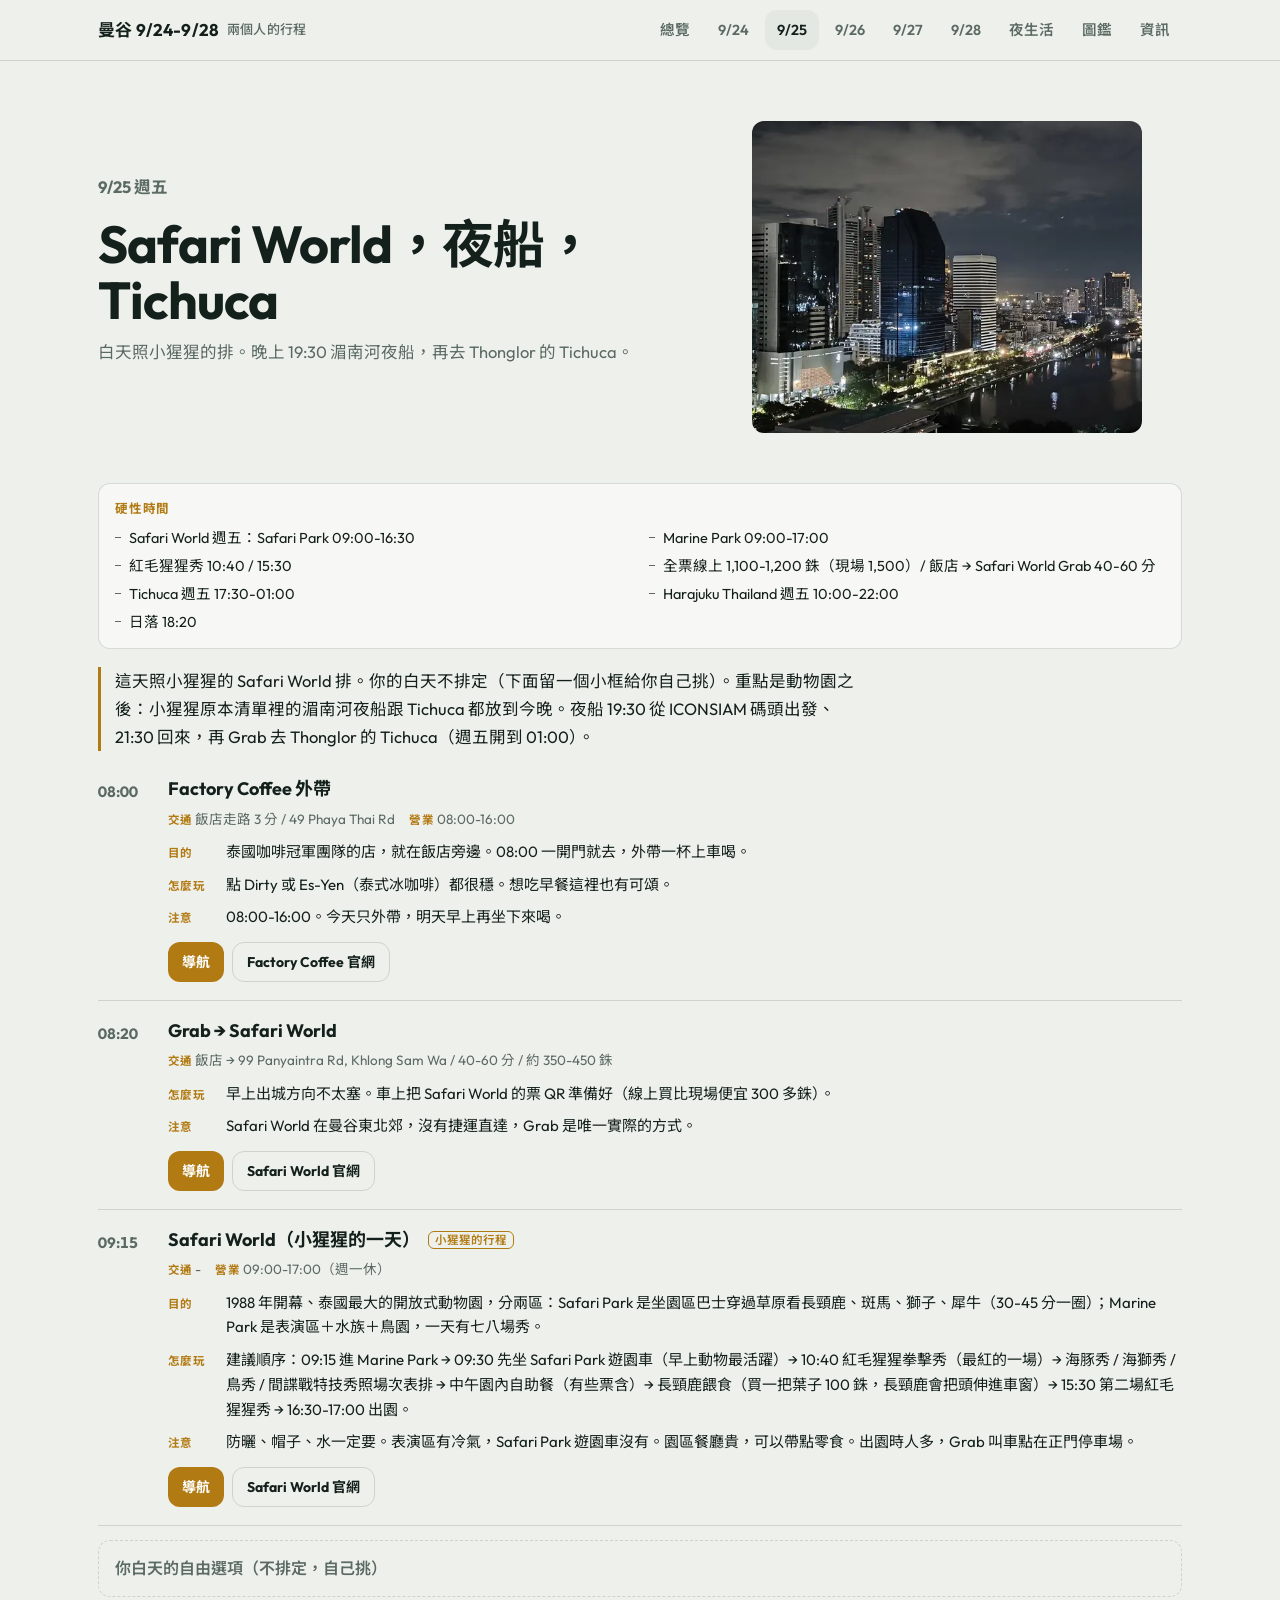
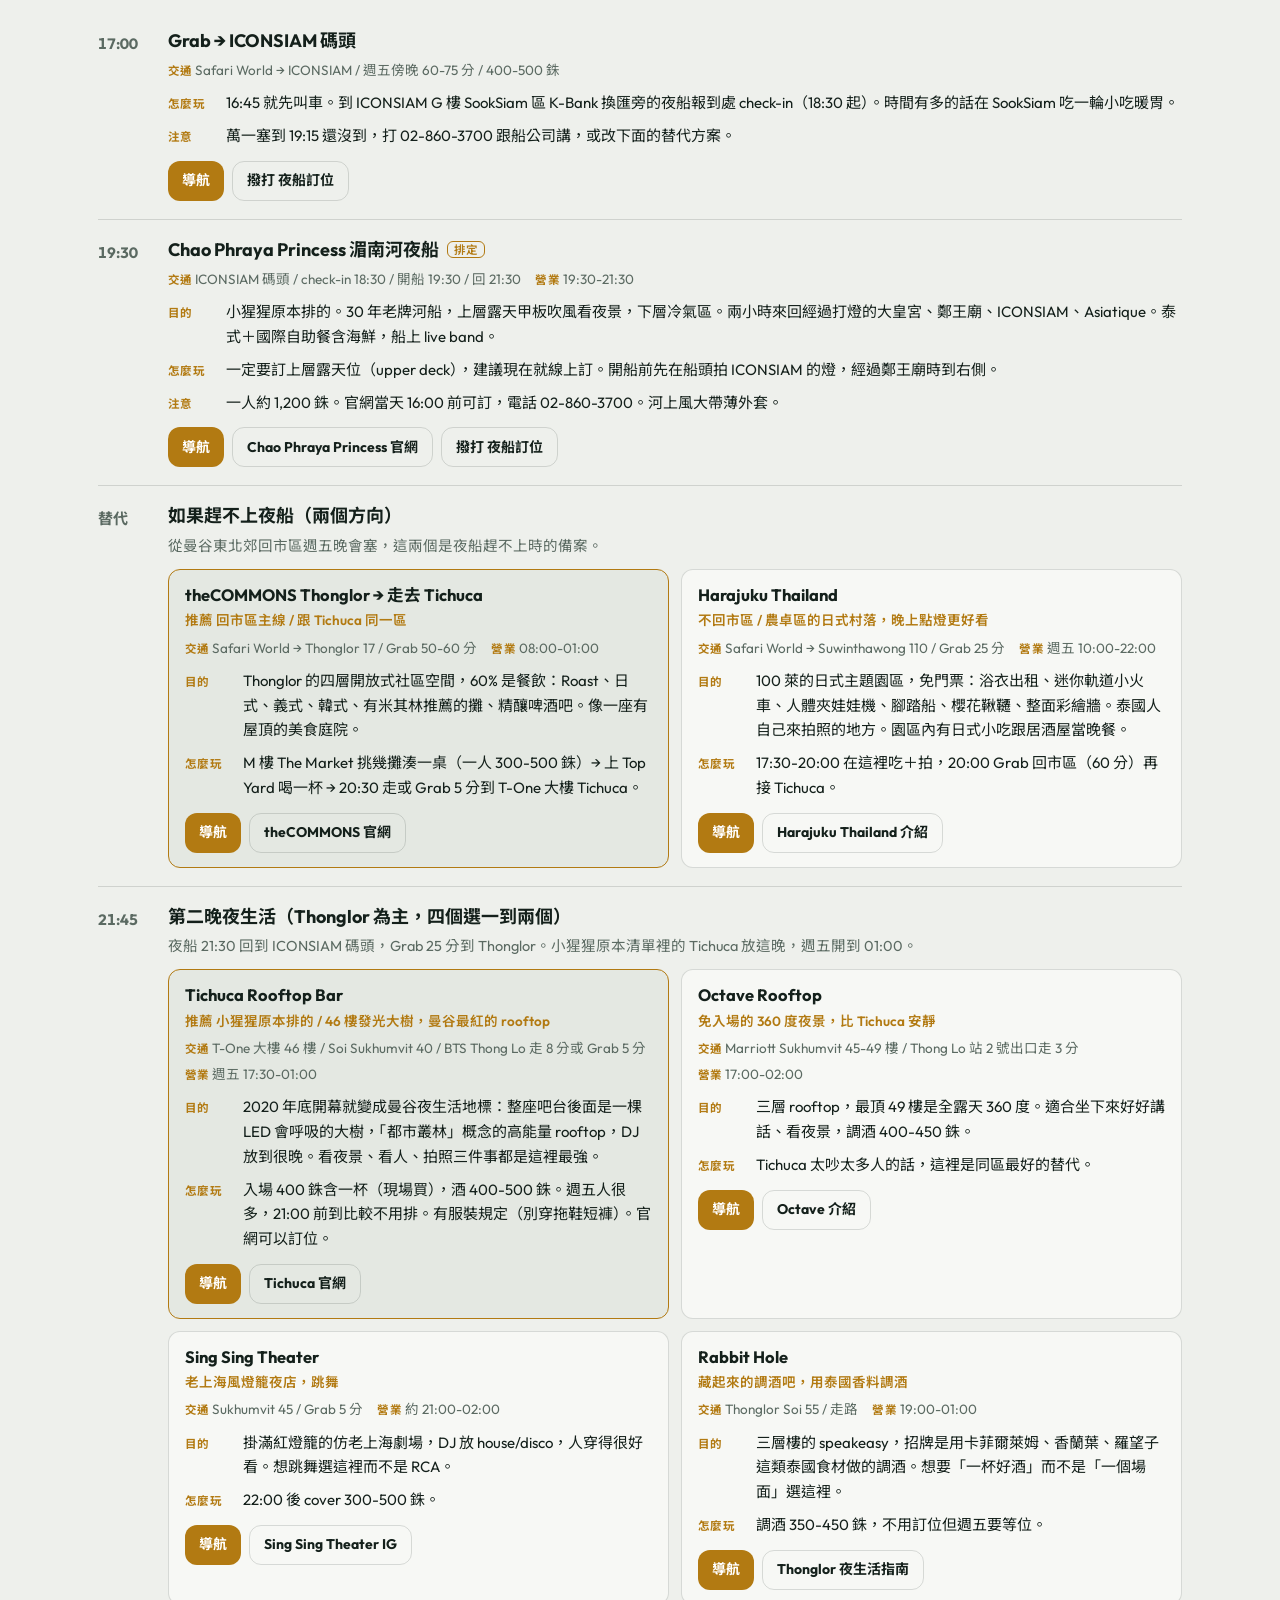
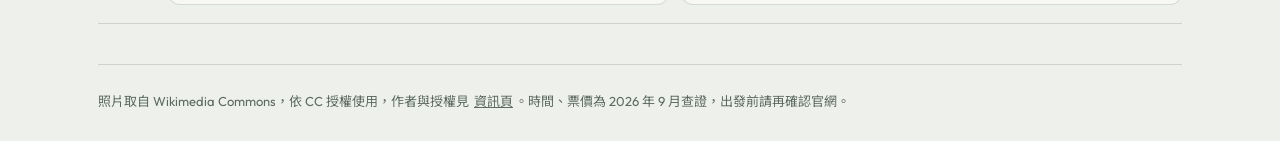
<file: day2.html>
<!DOCTYPE html><html lang="zh-Hant"><head><meta charset="utf-8"><meta name="viewport" content="width=device-width,initial-scale=1,viewport-fit=cover"><meta name="color-scheme" content="dark light"><meta name="theme-color" content="#0F1714"><meta name="description" content="9/25：小猩猩去 Safari World，晚上湄南河夜船與 Tichuca。"><meta name="apple-mobile-web-app-capable" content="yes"><meta name="apple-mobile-web-app-title" content="曼谷"><link rel="preconnect" href="https://fonts.googleapis.com"><link rel="preconnect" href="https://fonts.gstatic.com" crossorigin><link rel="stylesheet" href="https://fonts.googleapis.com/css2?family=Outfit:wght@500;600;700&family=Noto+Sans+TC:wght@400;500;700&display=swap"><link rel="preload" as="image" href="img/skyline-night-800.webp" imagesrcset="img/skyline-night-480.webp 480w, img/skyline-night-800.webp 800w, img/skyline-night-1400.webp 1400w" imagesizes="(min-width:900px) 45vw, 100vw"><link rel="stylesheet" href="styles.css?v=1790089189"><script>document.documentElement.classList.add("js")</script><title>9/25 週五 Safari World</title></head><body><header class="top"><div class="wrap"><a class="brand" href="index.html">曼谷 9/24-9/28<small>兩個人的行程</small></a><nav class="topnav" aria-label="主選單"><a href="index.html">總覽</a><a href="day1.html">9/24</a><a href="day2.html" aria-current="page">9/25</a><a href="day3.html">9/26</a><a href="day4.html">9/27</a><a href="day5.html">9/28</a><a href="nightlife.html">夜生活</a><a href="guide.html">圖鑑</a><a href="info.html">資訊</a></nav></div><nav class="subnav" aria-label="分頁"><a href="index.html">總覽</a><a href="day1.html">9/24</a><a href="day2.html" aria-current="page">9/25</a><a href="day3.html">9/26</a><a href="day4.html">9/27</a><a href="day5.html">9/28</a><a href="nightlife.html">夜生活</a><a href="guide.html">圖鑑</a><a href="info.html">資訊</a></nav></header><main class="wrap"><section class="hero"><div class="txt"><p class="date">9/25 週五</p><h1>Safari World，夜船，Tichuca</h1><p>白天照小猩猩的排。晚上 19:30 湄南河夜船，再去 Thonglor 的 Tichuca。</p></div><figure class="pic"><picture><source type="image/webp" srcset="img/skyline-night-480.webp 480w, img/skyline-night-800.webp 800w, img/skyline-night-1400.webp 1400w" sizes="(min-width:900px) 45vw, 100vw"><img src="img/skyline-night-800.jpg" width="1600" height="901" alt="曼谷夜景" loading="eager" fetchpriority="high" decoding="async"></picture></figure></section><section class="hard reveal"><h2>硬性時間</h2><ul><li>Safari World 週五：Safari Park 09:00-16:30</li><li>Marine Park 09:00-17:00</li><li>紅毛猩猩秀 10:40 / 15:30</li><li>全票線上 1,100-1,200 銖（現場 1,500）/ 飯店 → Safari World Grab 40-60 分</li><li>Tichuca 週五 17:30-01:00</li><li>Harajuku Thailand 週五 10:00-22:00</li><li>日落 18:20</li></ul></section><p class="lead reveal">這天照小猩猩的 Safari World 排。你的白天不排定（下面留一個小框給你自己挑）。重點是動物園之後：小猩猩原本清單裡的湄南河夜船跟 Tichuca 都放到今晚。夜船 19:30 從 ICONSIAM 碼頭出發、21:30 回來，再 Grab 去 Thonglor 的 Tichuca（週五開到 01:00）。</p><article class="stop reveal"><div class="t">08:00</div><div class="c"><h3>Factory Coffee 外帶</h3><ul class="meta"><li class="m-how">飯店走路 3 分 / 49 Phaya Thai Rd</li><li class="m-hrs">08:00-16:00</li></ul><dl class="facts"><div class="kv"><dt>目的</dt><dd>泰國咖啡冠軍團隊的店，就在飯店旁邊。08:00 一開門就去，外帶一杯上車喝。</dd></div><div class="kv"><dt>怎麼玩</dt><dd>點 Dirty 或 Es-Yen（泰式冰咖啡）都很穩。想吃早餐這裡也有可頌。</dd></div><div class="kv"><dt>注意</dt><dd>08:00-16:00。今天只外帶，明天早上再坐下來喝。</dd></div></dl><div class="actions"><a class="btn" href="https://www.google.com/maps/dir/?api=1&amp;destination=Factory%20Coffee%20Bangkok" target="_blank" rel="noopener">導航</a><a class="btn ghost" href="https://factorybkk.com/" target="_blank" rel="noopener">Factory Coffee 官網</a></div></div></article><article class="stop reveal"><div class="t">08:20</div><div class="c"><h3>Grab → Safari World</h3><ul class="meta"><li class="m-how">飯店 → 99 Panyaintra Rd, Khlong Sam Wa / 40-60 分 / 約 350-450 銖</li></ul><dl class="facts"><div class="kv"><dt>怎麼玩</dt><dd>早上出城方向不太塞。車上把 Safari World 的票 QR 準備好（線上買比現場便宜 300 多銖）。</dd></div><div class="kv"><dt>注意</dt><dd>Safari World 在曼谷東北郊，沒有捷運直達，Grab 是唯一實際的方式。</dd></div></dl><div class="actions"><a class="btn" href="https://www.google.com/maps/dir/?api=1&amp;destination=Safari%20World%20Bangkok" target="_blank" rel="noopener">導航</a><a class="btn ghost" href="https://www.safariworld.com/" target="_blank" rel="noopener">Safari World 官網</a></div></div></article><article class="stop reveal"><div class="t">09:15</div><div class="c"><h3>Safari World（小猩猩的一天）<span class="flag">小猩猩的行程</span></h3><ul class="meta"><li class="m-how">-</li><li class="m-hrs">09:00-17:00（週一休）</li></ul><dl class="facts"><div class="kv"><dt>目的</dt><dd>1988 年開幕、泰國最大的開放式動物園，分兩區：Safari Park 是坐園區巴士穿過草原看長頸鹿、斑馬、獅子、犀牛（30-45 分一圈）；Marine Park 是表演區＋水族＋鳥園，一天有七八場秀。</dd></div><div class="kv"><dt>怎麼玩</dt><dd>建議順序：09:15 進 Marine Park → 09:30 先坐 Safari Park 遊園車（早上動物最活躍）→ 10:40 紅毛猩猩拳擊秀（最紅的一場）→ 海豚秀 / 海獅秀 / 鳥秀 / 間諜戰特技秀照場次表排 → 中午園內自助餐（有些票含）→ 長頸鹿餵食（買一把葉子 100 銖，長頸鹿會把頭伸進車窗）→ 15:30 第二場紅毛猩猩秀 → 16:30-17:00 出園。</dd></div><div class="kv"><dt>注意</dt><dd>防曬、帽子、水一定要。表演區有冷氣，Safari Park 遊園車沒有。園區餐廳貴，可以帶點零食。出園時人多，Grab 叫車點在正門停車場。</dd></div></dl><div class="actions"><a class="btn" href="https://www.google.com/maps/dir/?api=1&amp;destination=Safari%20World%20Bangkok" target="_blank" rel="noopener">導航</a><a class="btn ghost" href="https://www.safariworld.com/" target="_blank" rel="noopener">Safari World 官網</a></div></div></article><details class="box reveal"><summary>你白天的自由選項（不排定，自己挑）</summary><article class="stop reveal"><div class="t">09:30</div><div class="c"><h3>RealGYM Safari / Open Air 健身房</h3><ul class="meta"><li class="m-how">Safari World → 433 Bang Chan / Grab 10 分</li></ul><dl class="facts"><div class="kv"><dt>目的</dt><dd>半戶外、1,300 m²、100+ 台器材，官網有免費試用 3 天登記。</dd></div><div class="kv"><dt>注意</dt><dd>週五 07:00-23:00 /  096-757-5911 / Line @realgymsf</dd></div></dl><div class="actions"><a class="btn" href="https://www.google.com/maps/dir/?api=1&amp;destination=RealGYM%20Safari%20World%20Bang%20Chan" target="_blank" rel="noopener">導航</a><a class="btn ghost" href="https://www.realgymth.com/branch/" target="_blank" rel="noopener">RealGYM 官網</a></div></div></article><article class="stop reveal"><div class="t">09:30</div><div class="c"><h3>TC Muay Thai School / 泰拳私教</h3><ul class="meta"><li class="m-how">5/1 Nawamin 74 / Grab 15-20 分</li></ul><dl class="facts"><div class="kv"><dt>目的</dt><dd>中國 WBC 冠軍陳偉超開的，有中文教練。隔天要看 Rajadamnern，先自己打過再去看完全不一樣。</dd></div><div class="kv"><dt>注意</dt><dd>週一-六 07:00-21:00 /  080 061 9399</dd></div></dl><div class="actions"><a class="btn" href="https://www.google.com/maps/dir/?api=1&amp;destination=TC%20Muay%20Thai%20Bangkok%20Nawamin%2074" target="_blank" rel="noopener">導航</a><a class="btn ghost" href="https://tcmuaythaibangkok.com/" target="_blank" rel="noopener">TC Muay Thai 官網</a></div></div></article><article class="stop reveal"><div class="t">12:00</div><div class="c"><h3>Antika Safari / 帶電腦的咖啡廳</h3><ul class="meta"><li class="m-how">Samwa Tawantok / Grab 10 分</li></ul><dl class="facts"><div class="kv"><dt>目的</dt><dd>英式花園配水塘養鴨、店內自家烘豆，那一區唯一開到 20:00 的咖啡廳。</dd></div><div class="kv"><dt>注意</dt><dd>08:00-20:00（週三休）</dd></div></dl><div class="actions"><a class="btn" href="https://www.google.com/maps/dir/?api=1&amp;destination=Antika%20Safari%20Cafe%20Khlong%20Sam%20Wa" target="_blank" rel="noopener">導航</a></div></div></article><article class="stop reveal"><div class="t">13:00</div><div class="c"><h3>回市區：Ari 咖啡廳工作 → Siam Square 逛本土潮牌</h3><ul class="meta"><li class="m-how">Grab 45-60 分回市區 / 之後全程 BTS</li></ul><dl class="facts"><div class="kv"><dt>目的</dt><dd>Nana Coffee Roasters（Ari Soi 4）有給遠端工作的大桌；Siam Square Soi 7 的 Carnival、Soi 1 的 Preduce、Lido Connect 的 Rentroom 是泰國本土潮牌集中地。</dd></div></dl><div class="actions"><a class="btn" href="https://www.google.com/maps/dir/?api=1&amp;destination=Siam%20Square%20Soi%207%20Bangkok" target="_blank" rel="noopener">導航</a></div></div></article></details><article class="stop reveal"><div class="t">17:00</div><div class="c"><h3>Grab → ICONSIAM 碼頭</h3><ul class="meta"><li class="m-how">Safari World → ICONSIAM / 週五傍晚 60-75 分 / 400-500 銖</li></ul><dl class="facts"><div class="kv"><dt>怎麼玩</dt><dd>16:45 就先叫車。到 ICONSIAM G 樓 SookSiam 區 K-Bank 換匯旁的夜船報到處 check-in（18:30 起）。時間有多的話在 SookSiam 吃一輪小吃暖胃。</dd></div><div class="kv"><dt>注意</dt><dd>萬一塞到 19:15 還沒到，打 02-860-3700 跟船公司講，或改下面的替代方案。</dd></div></dl><div class="actions"><a class="btn" href="https://www.google.com/maps/dir/?api=1&amp;destination=ICONSIAM%20Pier%20Bangkok" target="_blank" rel="noopener">導航</a><a class="btn ghost" href="tel:+6628603700">撥打 夜船訂位</a></div></div></article><article class="stop reveal"><div class="t">19:30</div><div class="c"><h3>Chao Phraya Princess 湄南河夜船<span class="flag">排定</span></h3><ul class="meta"><li class="m-how">ICONSIAM 碼頭 / check-in 18:30 / 開船 19:30 / 回 21:30</li><li class="m-hrs">19:30-21:30</li></ul><dl class="facts"><div class="kv"><dt>目的</dt><dd>小猩猩原本排的。30 年老牌河船，上層露天甲板吹風看夜景，下層冷氣區。兩小時來回經過打燈的大皇宮、鄭王廟、ICONSIAM、Asiatique。泰式＋國際自助餐含海鮮，船上 live band。</dd></div><div class="kv"><dt>怎麼玩</dt><dd>一定要訂上層露天位（upper deck），建議現在就線上訂。開船前先在船頭拍 ICONSIAM 的燈，經過鄭王廟時到右側。</dd></div><div class="kv"><dt>注意</dt><dd>一人約 1,200 銖。官網當天 16:00 前可訂，電話 02-860-3700。河上風大帶薄外套。</dd></div></dl><div class="actions"><a class="btn" href="https://www.google.com/maps/dir/?api=1&amp;destination=ICONSIAM%20Pier%20Bangkok" target="_blank" rel="noopener">導航</a><a class="btn ghost" href="https://www.chaophrayaprincess.com/reservations.php" target="_blank" rel="noopener">Chao Phraya Princess 官網</a><a class="btn ghost" href="tel:+6628603700">撥打 夜船訂位</a></div></div></article><article class="stop choice reveal"><div class="t">替代</div><div class="c"><h3>如果趕不上夜船（兩個方向）</h3><p class="intro">從曼谷東北郊回市區週五晚會塞，這兩個是夜船趕不上時的備案。</p><div class="optgrid"><article class="opt star"><h4>theCOMMONS Thonglor → 走去 Tichuca</h4><p class="tag">回市區主線 / 跟 Tichuca 同一區</p><ul class="meta"><li class="m-how">Safari World → Thonglor 17 / Grab 50-60 分</li><li class="m-hrs">08:00-01:00</li></ul><dl class="facts"><div class="kv"><dt>目的</dt><dd>Thonglor 的四層開放式社區空間，60% 是餐飲：Roast、日式、義式、韓式、有米其林推薦的攤、精釀啤酒吧。像一座有屋頂的美食庭院。</dd></div><div class="kv"><dt>怎麼玩</dt><dd>M 樓 The Market 挑幾攤湊一桌（一人 300-500 銖）→ 上 Top Yard 喝一杯 → 20:30 走或 Grab 5 分到 T-One 大樓 Tichuca。</dd></div></dl><div class="actions"><a class="btn" href="https://www.google.com/maps/dir/?api=1&amp;destination=theCOMMONS%20Thonglor" target="_blank" rel="noopener">導航</a><a class="btn ghost" href="https://www.thecommonsbkk.com/thonglor/find-us" target="_blank" rel="noopener">theCOMMONS 官網</a></div></article><article class="opt"><h4>Harajuku Thailand</h4><p class="tag">不回市區 / 農卓區的日式村落，晚上點燈更好看</p><ul class="meta"><li class="m-how">Safari World → Suwinthawong 110 / Grab 25 分</li><li class="m-hrs">週五 10:00-22:00</li></ul><dl class="facts"><div class="kv"><dt>目的</dt><dd>100 萊的日式主題園區，免門票：浴衣出租、迷你軌道小火車、人體夾娃娃機、腳踏船、櫻花鞦韆、整面彩繪牆。泰國人自己來拍照的地方。園區內有日式小吃跟居酒屋當晚餐。</dd></div><div class="kv"><dt>怎麼玩</dt><dd>17:30-20:00 在這裡吃＋拍，20:00 Grab 回市區（60 分）再接 Tichuca。</dd></div></dl><div class="actions"><a class="btn" href="https://www.google.com/maps/dir/?api=1&amp;destination=Harajuku%20Thailand%20Nong%20Chok" target="_blank" rel="noopener">導航</a><a class="btn ghost" href="https://www.chillpainai.com/scoop/14023/" target="_blank" rel="noopener">Harajuku Thailand 介紹</a></div></article></div></div></article><article class="stop choice reveal"><div class="t">21:45</div><div class="c"><h3>第二晚夜生活（Thonglor 為主，四個選一到兩個）</h3><p class="intro">夜船 21:30 回到 ICONSIAM 碼頭，Grab 25 分到 Thonglor。小猩猩原本清單裡的 Tichuca 放這晚，週五開到 01:00。</p><div class="optgrid"><article class="opt star"><h4>Tichuca Rooftop Bar</h4><p class="tag">小猩猩原本排的 / 46 樓發光大樹，曼谷最紅的 rooftop</p><ul class="meta"><li class="m-how">T-One 大樓 46 樓 / Soi Sukhumvit 40 / BTS Thong Lo 走 8 分或 Grab 5 分</li><li class="m-hrs">週五 17:30-01:00</li></ul><dl class="facts"><div class="kv"><dt>目的</dt><dd>2020 年底開幕就變成曼谷夜生活地標：整座吧台後面是一棵 LED 會呼吸的大樹，「都市叢林」概念的高能量 rooftop，DJ 放到很晚。看夜景、看人、拍照三件事都是這裡最強。</dd></div><div class="kv"><dt>怎麼玩</dt><dd>入場 400 銖含一杯（現場買），酒 400-500 銖。週五人很多，21:00 前到比較不用排。有服裝規定（別穿拖鞋短褲）。官網可以訂位。</dd></div></dl><div class="actions"><a class="btn" href="https://www.google.com/maps/dir/?api=1&amp;destination=Tichuca%20Rooftop%20Bar%20Bangkok" target="_blank" rel="noopener">導航</a><a class="btn ghost" href="https://www.tichuca.co/" target="_blank" rel="noopener">Tichuca 官網</a></div></article><article class="opt"><h4>Octave Rooftop</h4><p class="tag">免入場的 360 度夜景，比 Tichuca 安靜</p><ul class="meta"><li class="m-how">Marriott Sukhumvit 45-49 樓 / Thong Lo 站 2 號出口走 3 分</li><li class="m-hrs">17:00-02:00</li></ul><dl class="facts"><div class="kv"><dt>目的</dt><dd>三層 rooftop，最頂 49 樓是全露天 360 度。適合坐下來好好講話、看夜景，調酒 400-450 銖。</dd></div><div class="kv"><dt>怎麼玩</dt><dd>Tichuca 太吵太多人的話，這裡是同區最好的替代。</dd></div></dl><div class="actions"><a class="btn" href="https://www.google.com/maps/dir/?api=1&amp;destination=Octave%20Rooftop%20Bar%20Marriott%20Thonglor" target="_blank" rel="noopener">導航</a><a class="btn ghost" href="https://www.tripadvisor.com/Restaurant_Review-g293916-d5989466-Reviews-Octave_Rooftop_Lounge_Bar-Bangkok.html" target="_blank" rel="noopener">Octave 介紹</a></div></article><article class="opt"><h4>Sing Sing Theater</h4><p class="tag">老上海風燈籠夜店，跳舞</p><ul class="meta"><li class="m-how">Sukhumvit 45 / Grab 5 分</li><li class="m-hrs">約 21:00-02:00</li></ul><dl class="facts"><div class="kv"><dt>目的</dt><dd>掛滿紅燈籠的仿老上海劇場，DJ 放 house/disco，人穿得很好看。想跳舞選這裡而不是 RCA。</dd></div><div class="kv"><dt>怎麼玩</dt><dd>22:00 後 cover 300-500 銖。</dd></div></dl><div class="actions"><a class="btn" href="https://www.google.com/maps/dir/?api=1&amp;destination=Sing%20Sing%20Theater%20Bangkok" target="_blank" rel="noopener">導航</a><a class="btn ghost" href="https://www.instagram.com/singsingtheater/" target="_blank" rel="noopener">Sing Sing Theater IG</a></div></article><article class="opt"><h4>Rabbit Hole</h4><p class="tag">藏起來的調酒吧，用泰國香料調酒</p><ul class="meta"><li class="m-how">Thonglor Soi 55 / 走路</li><li class="m-hrs">19:00-01:00</li></ul><dl class="facts"><div class="kv"><dt>目的</dt><dd>三層樓的 speakeasy，招牌是用卡菲爾萊姆、香蘭葉、羅望子這類泰國食材做的調酒。想要「一杯好酒」而不是「一個場面」選這裡。</dd></div><div class="kv"><dt>怎麼玩</dt><dd>調酒 350-450 銖，不用訂位但週五要等位。</dd></div></dl><div class="actions"><a class="btn" href="https://www.google.com/maps/dir/?api=1&amp;destination=Rabbit%20Hole%20Bar%20Thonglor" target="_blank" rel="noopener">導航</a><a class="btn ghost" href="https://www.bangkok-spirit.com/guides/thonglor-nightlife/" target="_blank" rel="noopener">Thonglor 夜生活指南</a></div></article></div></div></article><footer>照片取自 Wikimedia Commons，依 CC 授權使用，作者與授權見 <a href="info.html#credits">資訊頁</a>。時間、票價為 2026 年 9 月查證，出發前請再確認官網。</footer></main><nav class="tabs" aria-label="日期"><a href="index.html"><span>總覽</span></a><a href="day1.html"><span>9/24</span>四</a><a href="day2.html" aria-current="page"><span>9/25</span>五</a><a href="day3.html"><span>9/26</span>六</a><a href="day4.html"><span>9/27</span>日</a><a href="day5.html"><span>9/28</span>一</a></nav><script src="app.js?v=1790089189" defer></script></body></html>
</file>
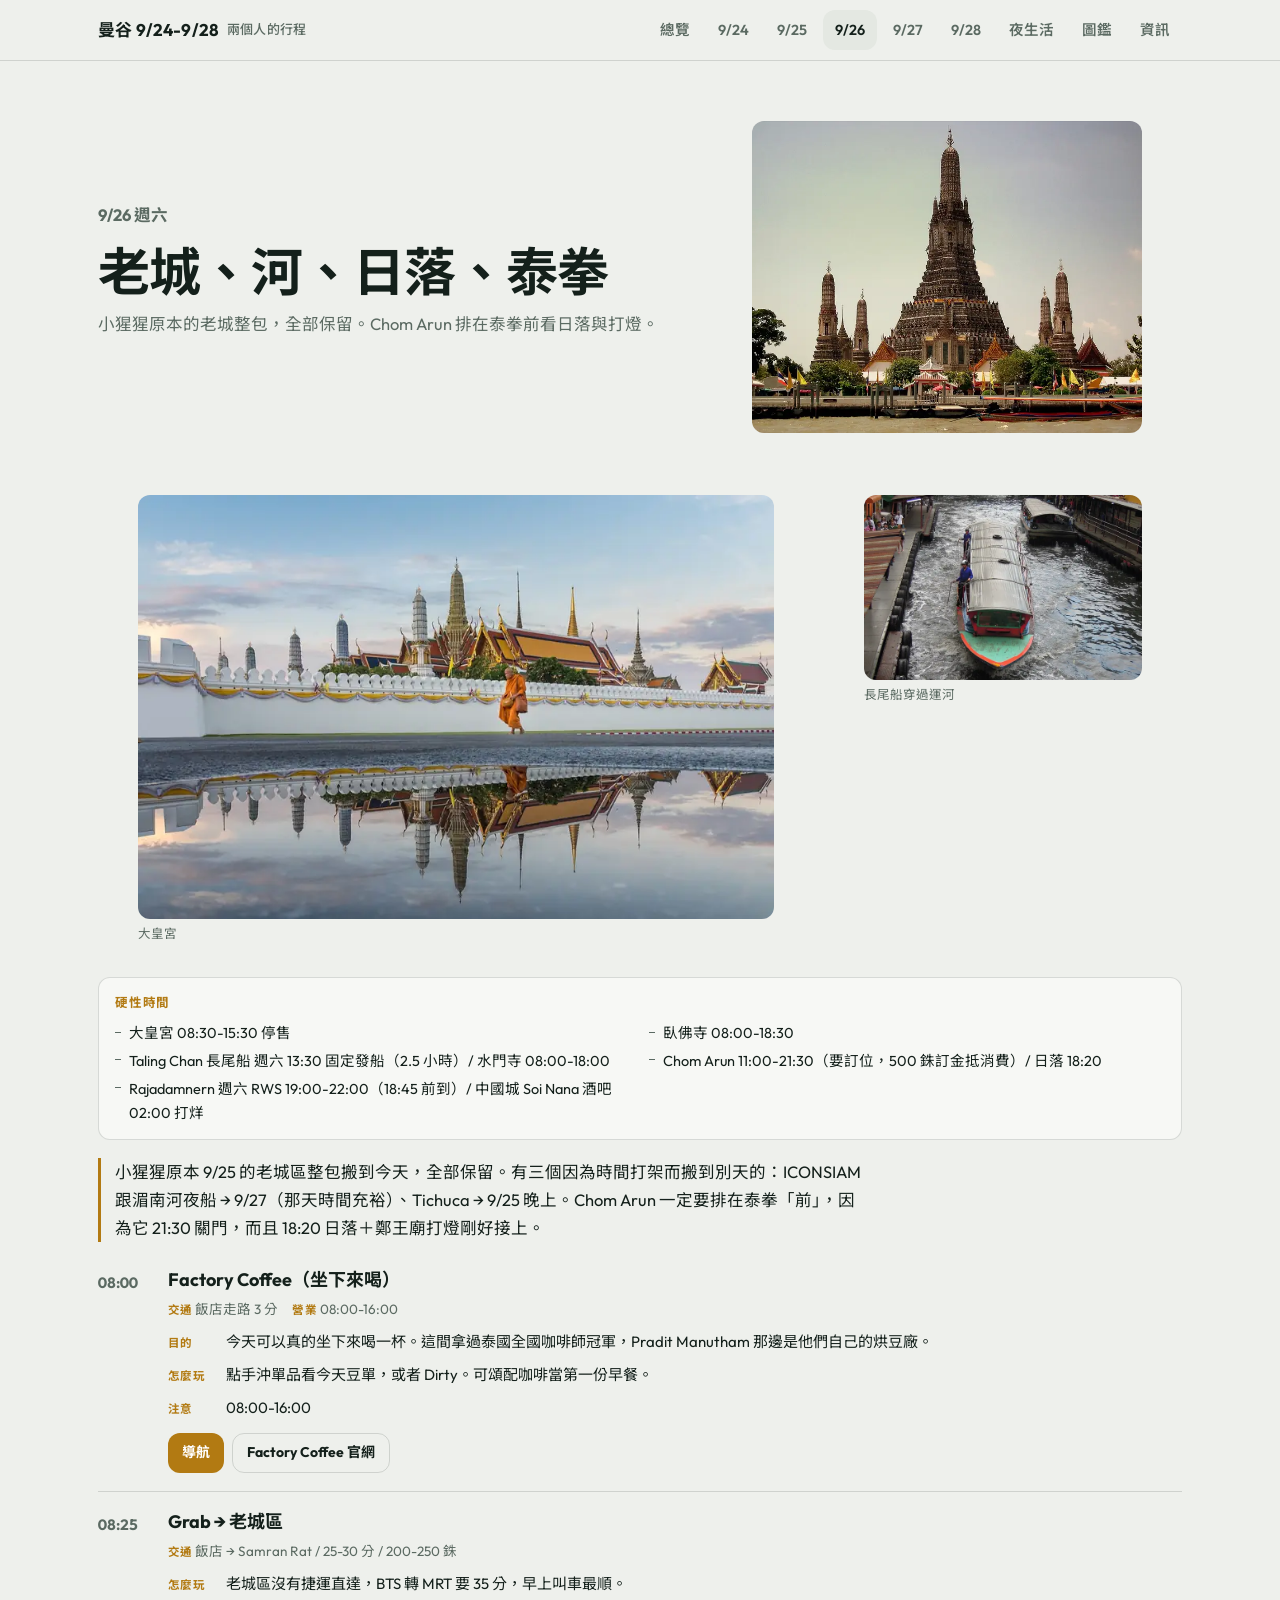
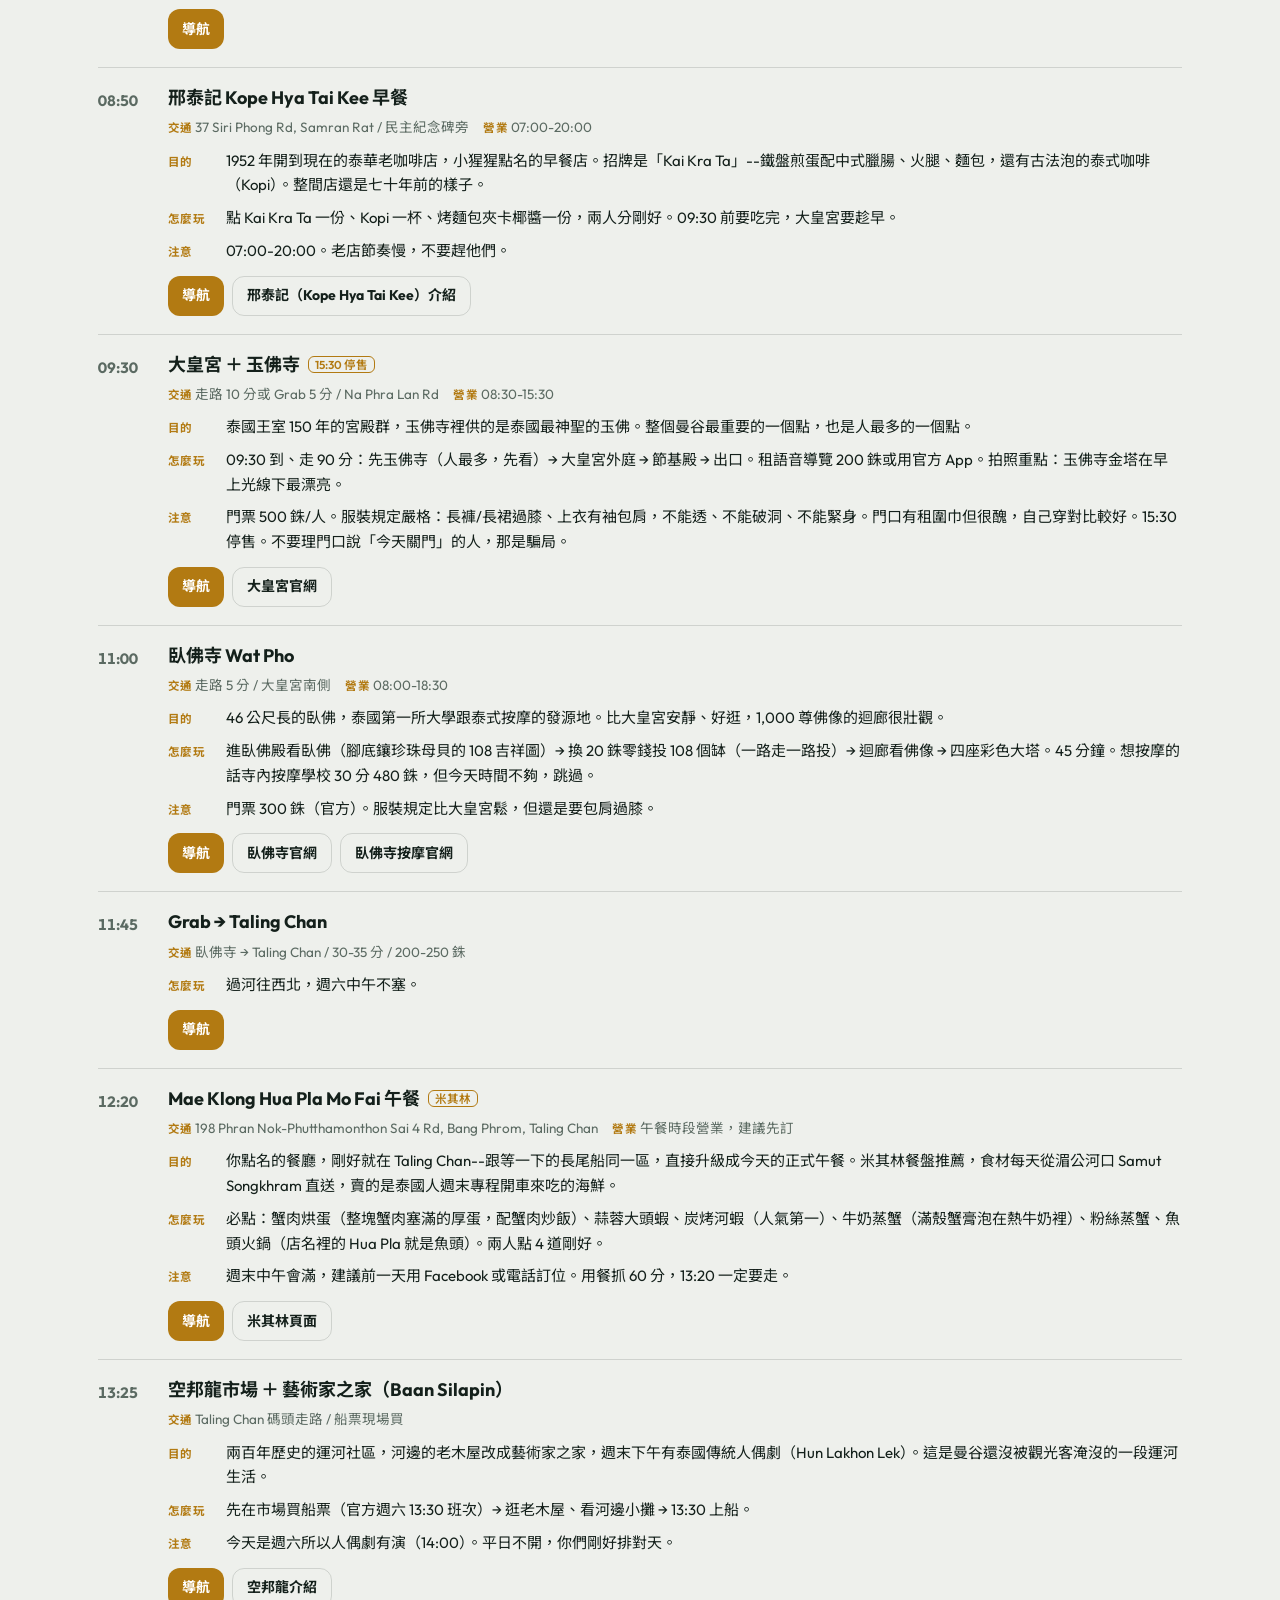
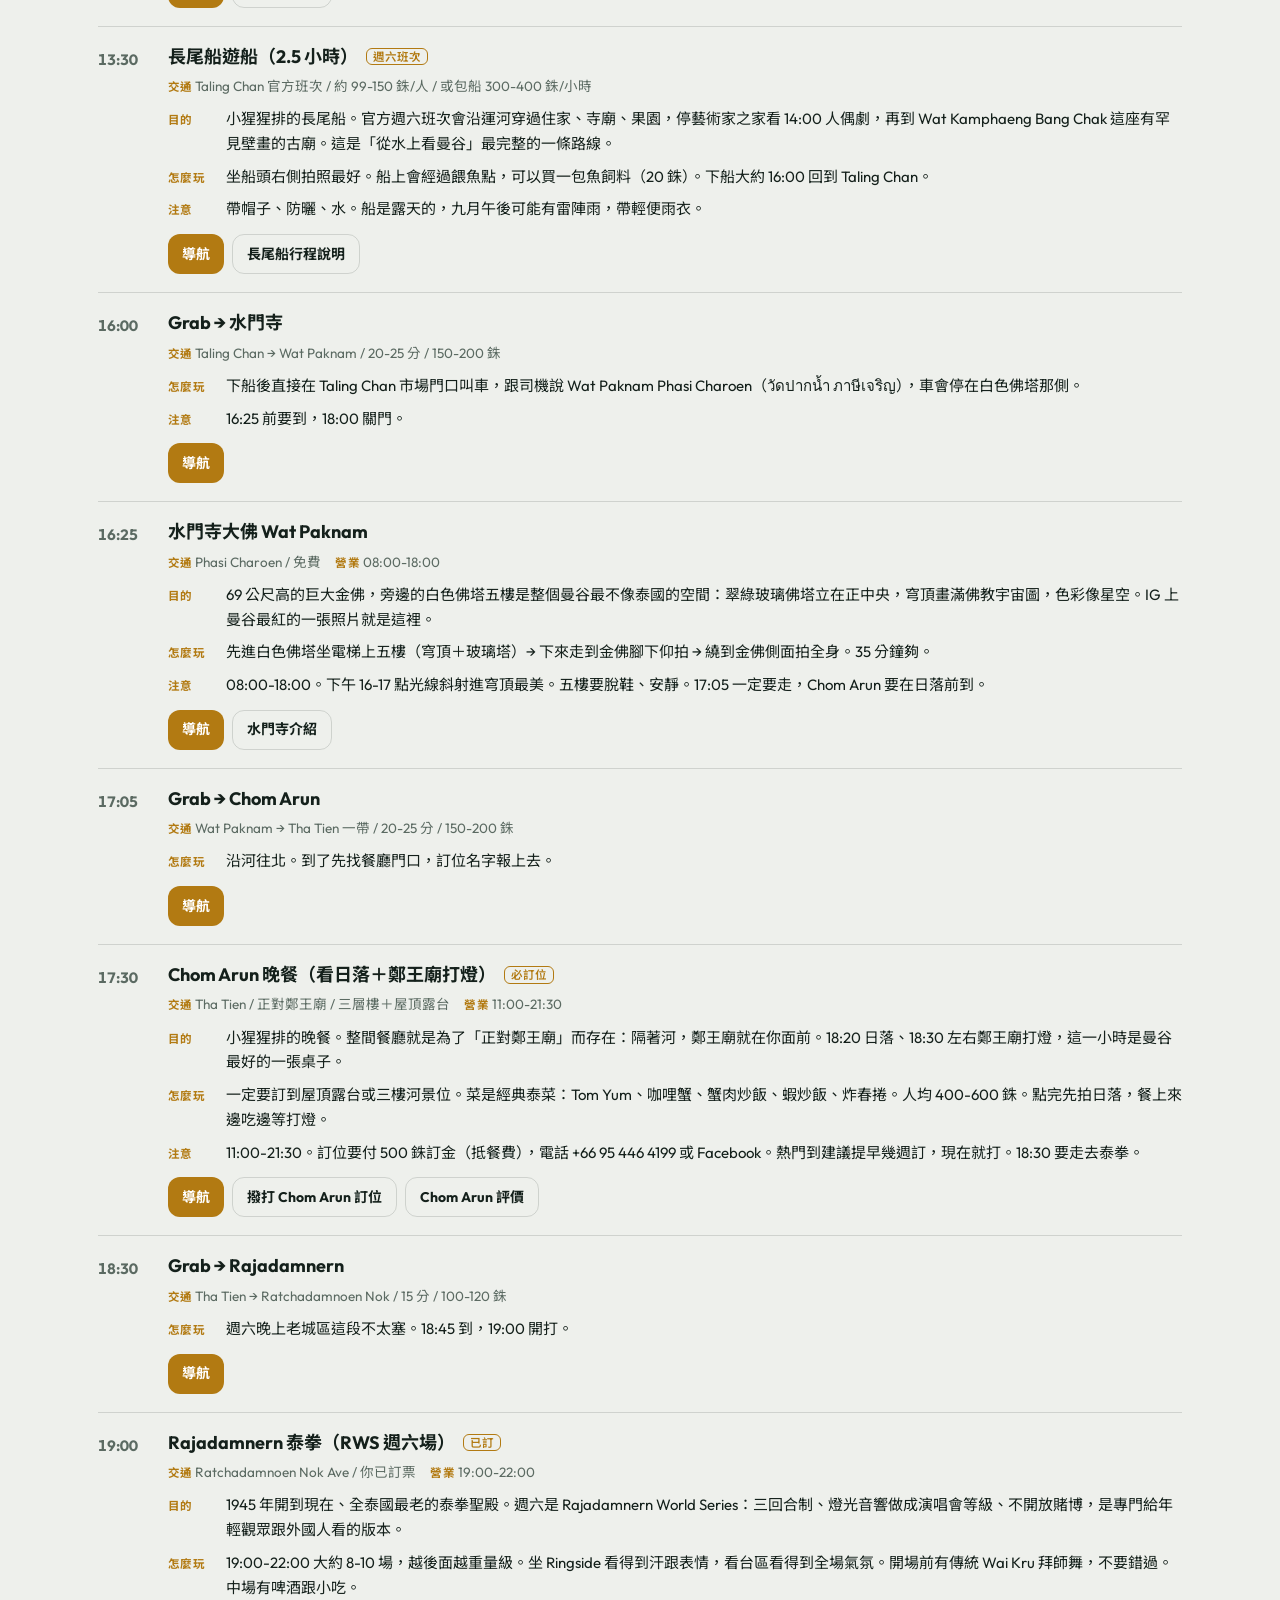
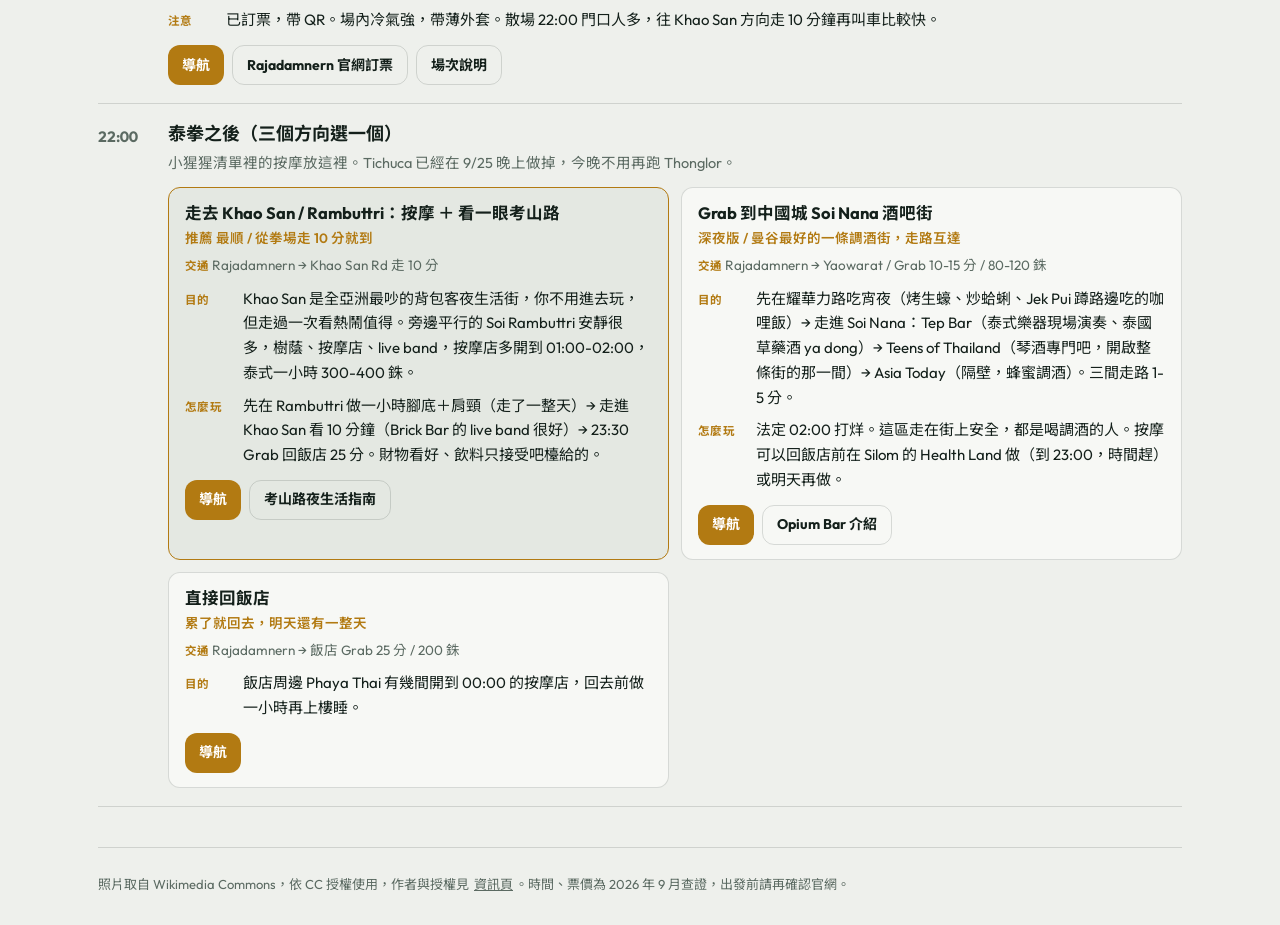
<file: day3.html>
<!DOCTYPE html><html lang="zh-Hant"><head><meta charset="utf-8"><meta name="viewport" content="width=device-width,initial-scale=1,viewport-fit=cover"><meta name="color-scheme" content="dark light"><meta name="theme-color" content="#0F1714"><meta name="description" content="9/26：大皇宮、臥佛寺、Mae Klong Hua Pla Mo Fai、長尾船、水門寺、Chom Arun 日落、Rajadamnern 泰拳。"><meta name="apple-mobile-web-app-capable" content="yes"><meta name="apple-mobile-web-app-title" content="曼谷"><link rel="preconnect" href="https://fonts.googleapis.com"><link rel="preconnect" href="https://fonts.gstatic.com" crossorigin><link rel="stylesheet" href="https://fonts.googleapis.com/css2?family=Outfit:wght@500;600;700&family=Noto+Sans+TC:wght@400;500;700&display=swap"><link rel="preload" as="image" href="img/wat-arun-800.webp" imagesrcset="img/wat-arun-480.webp 480w, img/wat-arun-800.webp 800w, img/wat-arun-1400.webp 1400w" imagesizes="(min-width:900px) 45vw, 100vw"><link rel="stylesheet" href="styles.css?v=1790089189"><script>document.documentElement.classList.add("js")</script><title>9/26 週六 老城與泰拳</title></head><body><header class="top"><div class="wrap"><a class="brand" href="index.html">曼谷 9/24-9/28<small>兩個人的行程</small></a><nav class="topnav" aria-label="主選單"><a href="index.html">總覽</a><a href="day1.html">9/24</a><a href="day2.html">9/25</a><a href="day3.html" aria-current="page">9/26</a><a href="day4.html">9/27</a><a href="day5.html">9/28</a><a href="nightlife.html">夜生活</a><a href="guide.html">圖鑑</a><a href="info.html">資訊</a></nav></div><nav class="subnav" aria-label="分頁"><a href="index.html">總覽</a><a href="day1.html">9/24</a><a href="day2.html">9/25</a><a href="day3.html" aria-current="page">9/26</a><a href="day4.html">9/27</a><a href="day5.html">9/28</a><a href="nightlife.html">夜生活</a><a href="guide.html">圖鑑</a><a href="info.html">資訊</a></nav></header><main class="wrap"><section class="hero"><div class="txt"><p class="date">9/26 週六</p><h1>老城、河、日落、泰拳</h1><p>小猩猩原本的老城整包，全部保留。Chom Arun 排在泰拳前看日落與打燈。</p></div><figure class="pic"><picture><source type="image/webp" srcset="img/wat-arun-480.webp 480w, img/wat-arun-800.webp 800w, img/wat-arun-1400.webp 1400w" sizes="(min-width:900px) 45vw, 100vw"><img src="img/wat-arun-800.jpg" width="1600" height="1201" alt="鄭王廟" loading="eager" fetchpriority="high" decoding="async"></picture></figure></section><div class="gallery"><figure><picture><source type="image/webp" srcset="img/grand-palace-480.webp 480w, img/grand-palace-800.webp 800w, img/grand-palace-1400.webp 1400w" sizes="(min-width:700px) 50vw, 100vw"><img src="img/grand-palace-800.jpg" width="1600" height="1068" alt="大皇宮" loading="lazy" decoding="async"></picture><figcaption>大皇宮</figcaption></figure><figure><picture><source type="image/webp" srcset="img/longtail-480.webp 480w, img/longtail-800.webp 800w, img/longtail-1400.webp 1400w" sizes="(min-width:700px) 50vw, 100vw"><img src="img/longtail-800.jpg" width="1600" height="900" alt="長尾船穿過運河" loading="lazy" decoding="async"></picture><figcaption>長尾船穿過運河</figcaption></figure></div><section class="hard reveal"><h2>硬性時間</h2><ul><li>大皇宮 08:30-15:30 停售</li><li>臥佛寺 08:00-18:30</li><li>Taling Chan 長尾船 週六 13:30 固定發船（2.5 小時）/ 水門寺 08:00-18:00</li><li>Chom Arun 11:00-21:30（要訂位，500 銖訂金抵消費）/ 日落 18:20</li><li>Rajadamnern 週六 RWS 19:00-22:00（18:45 前到）/ 中國城 Soi Nana 酒吧 02:00 打烊</li></ul></section><p class="lead reveal">小猩猩原本 9/25 的老城區整包搬到今天，全部保留。有三個因為時間打架而搬到別天的：ICONSIAM 跟湄南河夜船 → 9/27（那天時間充裕）、Tichuca → 9/25 晚上。Chom Arun 一定要排在泰拳「前」，因為它 21:30 關門，而且 18:20 日落＋鄭王廟打燈剛好接上。</p><article class="stop reveal"><div class="t">08:00</div><div class="c"><h3>Factory Coffee（坐下來喝）</h3><ul class="meta"><li class="m-how">飯店走路 3 分</li><li class="m-hrs">08:00-16:00</li></ul><dl class="facts"><div class="kv"><dt>目的</dt><dd>今天可以真的坐下來喝一杯。這間拿過泰國全國咖啡師冠軍，Pradit Manutham 那邊是他們自己的烘豆廠。</dd></div><div class="kv"><dt>怎麼玩</dt><dd>點手沖單品看今天豆單，或者 Dirty。可頌配咖啡當第一份早餐。</dd></div><div class="kv"><dt>注意</dt><dd>08:00-16:00</dd></div></dl><div class="actions"><a class="btn" href="https://www.google.com/maps/dir/?api=1&amp;destination=Factory%20Coffee%20Bangkok" target="_blank" rel="noopener">導航</a><a class="btn ghost" href="https://factorybkk.com/" target="_blank" rel="noopener">Factory Coffee 官網</a></div></div></article><article class="stop reveal"><div class="t">08:25</div><div class="c"><h3>Grab → 老城區</h3><ul class="meta"><li class="m-how">飯店 → Samran Rat / 25-30 分 / 200-250 銖</li></ul><dl class="facts"><div class="kv"><dt>怎麼玩</dt><dd>老城區沒有捷運直達，BTS 轉 MRT 要 35 分，早上叫車最順。</dd></div></dl><div class="actions"><a class="btn" href="https://www.google.com/maps/dir/?api=1&amp;destination=Kope%20Hya%20Tai%20Kee%20Bangkok" target="_blank" rel="noopener">導航</a></div></div></article><article class="stop reveal"><div class="t">08:50</div><div class="c"><h3>邢泰記 Kope Hya Tai Kee 早餐</h3><ul class="meta"><li class="m-how">37 Siri Phong Rd, Samran Rat / 民主紀念碑旁</li><li class="m-hrs">07:00-20:00</li></ul><dl class="facts"><div class="kv"><dt>目的</dt><dd>1952 年開到現在的泰華老咖啡店，小猩猩點名的早餐店。招牌是「Kai Kra Ta」--鐵盤煎蛋配中式臘腸、火腿、麵包，還有古法泡的泰式咖啡（Kopi）。整間店還是七十年前的樣子。</dd></div><div class="kv"><dt>怎麼玩</dt><dd>點 Kai Kra Ta 一份、Kopi 一杯、烤麵包夾卡椰醬一份，兩人分剛好。09:30 前要吃完，大皇宮要趁早。</dd></div><div class="kv"><dt>注意</dt><dd>07:00-20:00。老店節奏慢，不要趕他們。</dd></div></dl><div class="actions"><a class="btn" href="https://www.google.com/maps/dir/?api=1&amp;destination=Kope%20Hya%20Tai%20Kee%20Bangkok" target="_blank" rel="noopener">導航</a><a class="btn ghost" href="https://www.theworldofstreetfood.com/2024/07/kai-kra-ta-full-breakfast-in-bangkoks.html" target="_blank" rel="noopener">邢泰記（Kope Hya Tai Kee）介紹</a></div></div></article><article class="stop reveal"><div class="t">09:30</div><div class="c"><h3>大皇宮 ＋ 玉佛寺<span class="flag">15:30 停售</span></h3><ul class="meta"><li class="m-how">走路 10 分或 Grab 5 分 / Na Phra Lan Rd</li><li class="m-hrs">08:30-15:30</li></ul><dl class="facts"><div class="kv"><dt>目的</dt><dd>泰國王室 150 年的宮殿群，玉佛寺裡供的是泰國最神聖的玉佛。整個曼谷最重要的一個點，也是人最多的一個點。</dd></div><div class="kv"><dt>怎麼玩</dt><dd>09:30 到、走 90 分：先玉佛寺（人最多，先看）→ 大皇宮外庭 → 節基殿 → 出口。租語音導覽 200 銖或用官方 App。拍照重點：玉佛寺金塔在早上光線下最漂亮。</dd></div><div class="kv"><dt>注意</dt><dd>門票 500 銖/人。服裝規定嚴格：長褲/長裙過膝、上衣有袖包肩，不能透、不能破洞、不能緊身。門口有租圍巾但很醜，自己穿對比較好。15:30 停售。不要理門口說「今天關門」的人，那是騙局。</dd></div></dl><div class="actions"><a class="btn" href="https://www.google.com/maps/dir/?api=1&amp;destination=The%20Grand%20Palace%20Bangkok" target="_blank" rel="noopener">導航</a><a class="btn ghost" href="https://www.royalgrandpalace.th/en/home" target="_blank" rel="noopener">大皇宮官網</a></div></div></article><article class="stop reveal"><div class="t">11:00</div><div class="c"><h3>臥佛寺 Wat Pho</h3><ul class="meta"><li class="m-how">走路 5 分 / 大皇宮南側</li><li class="m-hrs">08:00-18:30</li></ul><dl class="facts"><div class="kv"><dt>目的</dt><dd>46 公尺長的臥佛，泰國第一所大學跟泰式按摩的發源地。比大皇宮安靜、好逛，1,000 尊佛像的迴廊很壯觀。</dd></div><div class="kv"><dt>怎麼玩</dt><dd>進臥佛殿看臥佛（腳底鑲珍珠母貝的 108 吉祥圖）→ 換 20 銖零錢投 108 個缽（一路走一路投）→ 迴廊看佛像 → 四座彩色大塔。45 分鐘。想按摩的話寺內按摩學校 30 分 480 銖，但今天時間不夠，跳過。</dd></div><div class="kv"><dt>注意</dt><dd>門票 300 銖（官方）。服裝規定比大皇宮鬆，但還是要包肩過膝。</dd></div></dl><div class="actions"><a class="btn" href="https://www.google.com/maps/dir/?api=1&amp;destination=Wat%20Pho%20Bangkok" target="_blank" rel="noopener">導航</a><a class="btn ghost" href="https://www.watpho.com/en/home" target="_blank" rel="noopener">臥佛寺官網</a><a class="btn ghost" href="https://watpomassage.com/en" target="_blank" rel="noopener">臥佛寺按摩官網</a></div></div></article><article class="stop reveal"><div class="t">11:45</div><div class="c"><h3>Grab → Taling Chan</h3><ul class="meta"><li class="m-how">臥佛寺 → Taling Chan / 30-35 分 / 200-250 銖</li></ul><dl class="facts"><div class="kv"><dt>怎麼玩</dt><dd>過河往西北，週六中午不塞。</dd></div></dl><div class="actions"><a class="btn" href="https://www.google.com/maps/dir/?api=1&amp;destination=Mae%20Klong%20Hua%20Pla%20Mo%20Fai%20Taling%20Chan" target="_blank" rel="noopener">導航</a></div></div></article><article class="stop reveal"><div class="t">12:20</div><div class="c"><h3>Mae Klong Hua Pla Mo Fai 午餐<span class="flag">米其林</span></h3><ul class="meta"><li class="m-how">198 Phran Nok-Phutthamonthon Sai 4 Rd, Bang Phrom, Taling Chan</li><li class="m-hrs">午餐時段營業，建議先訂</li></ul><dl class="facts"><div class="kv"><dt>目的</dt><dd>你點名的餐廳，剛好就在 Taling Chan--跟等一下的長尾船同一區，直接升級成今天的正式午餐。米其林餐盤推薦，食材每天從湄公河口 Samut Songkhram 直送，賣的是泰國人週末專程開車來吃的海鮮。</dd></div><div class="kv"><dt>怎麼玩</dt><dd>必點：蟹肉烘蛋（整塊蟹肉塞滿的厚蛋，配蟹肉炒飯）、蒜蓉大頭蝦、炭烤河蝦（人氣第一）、牛奶蒸蟹（滿殼蟹膏泡在熱牛奶裡）、粉絲蒸蟹、魚頭火鍋（店名裡的 Hua Pla 就是魚頭）。兩人點 4 道剛好。</dd></div><div class="kv"><dt>注意</dt><dd>週末中午會滿，建議前一天用 Facebook 或電話訂位。用餐抓 60 分，13:20 一定要走。</dd></div></dl><div class="actions"><a class="btn" href="https://www.google.com/maps/dir/?api=1&amp;destination=Mae%20Klong%20Hua%20Pla%20Mo%20Fai%20Taling%20Chan" target="_blank" rel="noopener">導航</a><a class="btn ghost" href="https://guide.michelin.com/en/bangkok-region/bangkok/restaurant/mae-khlong-hua-pla-mo-fai-1195212" target="_blank" rel="noopener">米其林頁面</a></div></div></article><article class="stop reveal"><div class="t">13:25</div><div class="c"><h3>空邦龍市場 ＋ 藝術家之家（Baan Silapin）</h3><ul class="meta"><li class="m-how">Taling Chan 碼頭走路 / 船票現場買</li></ul><dl class="facts"><div class="kv"><dt>目的</dt><dd>兩百年歷史的運河社區，河邊的老木屋改成藝術家之家，週末下午有泰國傳統人偶劇（Hun Lakhon Lek）。這是曼谷還沒被觀光客淹沒的一段運河生活。</dd></div><div class="kv"><dt>怎麼玩</dt><dd>先在市場買船票（官方週六 13:30 班次）→ 逛老木屋、看河邊小攤 → 13:30 上船。</dd></div><div class="kv"><dt>注意</dt><dd>今天是週六所以人偶劇有演（14:00）。平日不開，你們剛好排對天。</dd></div></dl><div class="actions"><a class="btn" href="https://www.google.com/maps/dir/?api=1&amp;destination=Khlong%20Bang%20Luang%20Floating%20Market" target="_blank" rel="noopener">導航</a><a class="btn ghost" href="https://www.thailandee.com/en/visit-thailand/khlong-bang-luang-floating-market-bangkok-491" target="_blank" rel="noopener">空邦龍介紹</a></div></div></article><article class="stop reveal"><div class="t">13:30</div><div class="c"><h3>長尾船遊船（2.5 小時）<span class="flag">週六班次</span></h3><ul class="meta"><li class="m-how">Taling Chan 官方班次 / 約 99-150 銖/人 / 或包船 300-400 銖/小時</li></ul><dl class="facts"><div class="kv"><dt>目的</dt><dd>小猩猩排的長尾船。官方週六班次會沿運河穿過住家、寺廟、果園，停藝術家之家看 14:00 人偶劇，再到 Wat Kamphaeng Bang Chak 這座有罕見壁畫的古廟。這是「從水上看曼谷」最完整的一條路線。</dd></div><div class="kv"><dt>怎麼玩</dt><dd>坐船頭右側拍照最好。船上會經過餵魚點，可以買一包魚飼料（20 銖）。下船大約 16:00 回到 Taling Chan。</dd></div><div class="kv"><dt>注意</dt><dd>帶帽子、防曬、水。船是露天的，九月午後可能有雷陣雨，帶輕便雨衣。</dd></div></dl><div class="actions"><a class="btn" href="https://www.google.com/maps/dir/?api=1&amp;destination=Taling%20Chan%20Floating%20Market" target="_blank" rel="noopener">導航</a><a class="btn ghost" href="https://touristbangkok.com/taling-chan-floating-market/" target="_blank" rel="noopener">長尾船行程說明</a></div></div></article><article class="stop reveal"><div class="t">16:00</div><div class="c"><h3>Grab → 水門寺</h3><ul class="meta"><li class="m-how">Taling Chan → Wat Paknam / 20-25 分 / 150-200 銖</li></ul><dl class="facts"><div class="kv"><dt>怎麼玩</dt><dd>下船後直接在 Taling Chan 市場門口叫車，跟司機說 Wat Paknam Phasi Charoen（วัดปากน้ำ ภาษีเจริญ），車會停在白色佛塔那側。</dd></div><div class="kv"><dt>注意</dt><dd>16:25 前要到，18:00 關門。</dd></div></dl><div class="actions"><a class="btn" href="https://www.google.com/maps/dir/?api=1&amp;destination=Wat%20Paknam%20Phasi%20Charoen%20Bangkok" target="_blank" rel="noopener">導航</a></div></div></article><article class="stop reveal"><div class="t">16:25</div><div class="c"><h3>水門寺大佛 Wat Paknam</h3><ul class="meta"><li class="m-how">Phasi Charoen / 免費</li><li class="m-hrs">08:00-18:00</li></ul><dl class="facts"><div class="kv"><dt>目的</dt><dd>69 公尺高的巨大金佛，旁邊的白色佛塔五樓是整個曼谷最不像泰國的空間：翠綠玻璃佛塔立在正中央，穹頂畫滿佛教宇宙圖，色彩像星空。IG 上曼谷最紅的一張照片就是這裡。</dd></div><div class="kv"><dt>怎麼玩</dt><dd>先進白色佛塔坐電梯上五樓（穹頂＋玻璃塔）→ 下來走到金佛腳下仰拍 → 繞到金佛側面拍全身。35 分鐘夠。</dd></div><div class="kv"><dt>注意</dt><dd>08:00-18:00。下午 16-17 點光線斜射進穹頂最美。五樓要脫鞋、安靜。17:05 一定要走，Chom Arun 要在日落前到。</dd></div></dl><div class="actions"><a class="btn" href="https://www.google.com/maps/dir/?api=1&amp;destination=Wat%20Paknam%20Phasi%20Charoen%20Bangkok" target="_blank" rel="noopener">導航</a><a class="btn ghost" href="https://www.northofknown.com/wat-paknam-bhasicharoen/" target="_blank" rel="noopener">水門寺介紹</a></div></div></article><article class="stop reveal"><div class="t">17:05</div><div class="c"><h3>Grab → Chom Arun</h3><ul class="meta"><li class="m-how">Wat Paknam → Tha Tien 一帶 / 20-25 分 / 150-200 銖</li></ul><dl class="facts"><div class="kv"><dt>怎麼玩</dt><dd>沿河往北。到了先找餐廳門口，訂位名字報上去。</dd></div></dl><div class="actions"><a class="btn" href="https://www.google.com/maps/dir/?api=1&amp;destination=Chom%20Arun%20Restaurant%20Bangkok" target="_blank" rel="noopener">導航</a></div></div></article><article class="stop reveal"><div class="t">17:30</div><div class="c"><h3>Chom Arun 晚餐（看日落＋鄭王廟打燈）<span class="flag">必訂位</span></h3><ul class="meta"><li class="m-how">Tha Tien / 正對鄭王廟 / 三層樓＋屋頂露台</li><li class="m-hrs">11:00-21:30</li></ul><dl class="facts"><div class="kv"><dt>目的</dt><dd>小猩猩排的晚餐。整間餐廳就是為了「正對鄭王廟」而存在：隔著河，鄭王廟就在你面前。18:20 日落、18:30 左右鄭王廟打燈，這一小時是曼谷最好的一張桌子。</dd></div><div class="kv"><dt>怎麼玩</dt><dd>一定要訂到屋頂露台或三樓河景位。菜是經典泰菜：Tom Yum、咖哩蟹、蟹肉炒飯、蝦炒飯、炸春捲。人均 400-600 銖。點完先拍日落，餐上來邊吃邊等打燈。</dd></div><div class="kv"><dt>注意</dt><dd>11:00-21:30。訂位要付 500 銖訂金（抵餐費），電話 +66 95 446 4199 或 Facebook。熱門到建議提早幾週訂，現在就打。18:30 要走去泰拳。</dd></div></dl><div class="actions"><a class="btn" href="https://www.google.com/maps/dir/?api=1&amp;destination=Chom%20Arun%20Restaurant%20Bangkok" target="_blank" rel="noopener">導航</a><a class="btn ghost" href="tel:+66954464199">撥打 Chom Arun 訂位</a><a class="btn ghost" href="https://www.tripadvisor.com/Restaurant_Review-g293916-d15682925-Reviews-Chom_Arun_Restaurant-Bangkok.html" target="_blank" rel="noopener">Chom Arun 評價</a></div></div></article><article class="stop reveal"><div class="t">18:30</div><div class="c"><h3>Grab → Rajadamnern</h3><ul class="meta"><li class="m-how">Tha Tien → Ratchadamnoen Nok / 15 分 / 100-120 銖</li></ul><dl class="facts"><div class="kv"><dt>怎麼玩</dt><dd>週六晚上老城區這段不太塞。18:45 到，19:00 開打。</dd></div></dl><div class="actions"><a class="btn" href="https://www.google.com/maps/dir/?api=1&amp;destination=Rajadamnern%20Stadium%20Bangkok" target="_blank" rel="noopener">導航</a></div></div></article><article class="stop reveal"><div class="t">19:00</div><div class="c"><h3>Rajadamnern 泰拳（RWS 週六場）<span class="flag">已訂</span></h3><ul class="meta"><li class="m-how">Ratchadamnoen Nok Ave / 你已訂票</li><li class="m-hrs">19:00-22:00</li></ul><dl class="facts"><div class="kv"><dt>目的</dt><dd>1945 年開到現在、全泰國最老的泰拳聖殿。週六是 Rajadamnern World Series：三回合制、燈光音響做成演唱會等級、不開放賭博，是專門給年輕觀眾跟外國人看的版本。</dd></div><div class="kv"><dt>怎麼玩</dt><dd>19:00-22:00 大約 8-10 場，越後面越重量級。坐 Ringside 看得到汗跟表情，看台區看得到全場氣氛。開場前有傳統 Wai Kru 拜師舞，不要錯過。中場有啤酒跟小吃。</dd></div><div class="kv"><dt>注意</dt><dd>已訂票，帶 QR。場內冷氣強，帶薄外套。散場 22:00 門口人多，往 Khao San 方向走 10 分鐘再叫車比較快。</dd></div></dl><div class="actions"><a class="btn" href="https://www.google.com/maps/dir/?api=1&amp;destination=Rajadamnern%20Stadium%20Bangkok" target="_blank" rel="noopener">導航</a><a class="btn ghost" href="https://rajadamnern.com/" target="_blank" rel="noopener">Rajadamnern 官網訂票</a><a class="btn ghost" href="https://muaythaistadiums.com/rajadamnern-muay-thai-schedule/" target="_blank" rel="noopener">場次說明</a></div></div></article><article class="stop choice reveal"><div class="t">22:00</div><div class="c"><h3>泰拳之後（三個方向選一個）</h3><p class="intro">小猩猩清單裡的按摩放這裡。Tichuca 已經在 9/25 晚上做掉，今晚不用再跑 Thonglor。</p><div class="optgrid"><article class="opt star"><h4>走去 Khao San / Rambuttri：按摩 ＋ 看一眼考山路</h4><p class="tag">最順 / 從拳場走 10 分就到</p><ul class="meta"><li class="m-how">Rajadamnern → Khao San Rd 走 10 分</li></ul><dl class="facts"><div class="kv"><dt>目的</dt><dd>Khao San 是全亞洲最吵的背包客夜生活街，你不用進去玩，但走過一次看熱鬧值得。旁邊平行的 Soi Rambuttri 安靜很多，樹蔭、按摩店、live band，按摩店多開到 01:00-02:00，泰式一小時 300-400 銖。</dd></div><div class="kv"><dt>怎麼玩</dt><dd>先在 Rambuttri 做一小時腳底＋肩頸（走了一整天）→ 走進 Khao San 看 10 分鐘（Brick Bar 的 live band 很好）→ 23:30 Grab 回飯店 25 分。財物看好、飲料只接受吧檯給的。</dd></div></dl><div class="actions"><a class="btn" href="https://www.google.com/maps/dir/?api=1&amp;destination=Soi%20Rambuttri%20Bangkok" target="_blank" rel="noopener">導航</a><a class="btn ghost" href="https://www.khaosanroad.com/articles/khao-san-road-nightlife-guide" target="_blank" rel="noopener">考山路夜生活指南</a></div></article><article class="opt"><h4>Grab 到中國城 Soi Nana 酒吧街</h4><p class="tag">深夜版 / 曼谷最好的一條調酒街，走路互達</p><ul class="meta"><li class="m-how">Rajadamnern → Yaowarat / Grab 10-15 分 / 80-120 銖</li></ul><dl class="facts"><div class="kv"><dt>目的</dt><dd>先在耀華力路吃宵夜（烤生蠔、炒蛤蜊、Jek Pui 蹲路邊吃的咖哩飯）→ 走進 Soi Nana：Tep Bar（泰式樂器現場演奏、泰國草藥酒 ya dong）→ Teens of Thailand（琴酒專門吧，開啟整條街的那一間）→ Asia Today（隔壁，蜂蜜調酒）。三間走路 1-5 分。</dd></div><div class="kv"><dt>怎麼玩</dt><dd>法定 02:00 打烊。這區走在街上安全，都是喝調酒的人。按摩可以回飯店前在 Silom 的 Health Land 做（到 23:00，時間趕）或明天再做。</dd></div></dl><div class="actions"><a class="btn" href="https://www.google.com/maps/dir/?api=1&amp;destination=Soi%20Nana%20Chinatown%20Bangkok" target="_blank" rel="noopener">導航</a><a class="btn ghost" href="https://www.timeout.com/bangkok/bars/opium-bar" target="_blank" rel="noopener">Opium Bar 介紹</a></div></article><article class="opt"><h4>直接回飯店</h4><p class="tag">累了就回去，明天還有一整天</p><ul class="meta"><li class="m-how">Rajadamnern → 飯店 Grab 25 分 / 200 銖</li></ul><dl class="facts"><div class="kv"><dt>目的</dt><dd>飯店周邊 Phaya Thai 有幾間開到 00:00 的按摩店，回去前做一小時再上樓睡。</dd></div></dl><div class="actions"><a class="btn" href="https://www.google.com/maps/dir/?api=1&amp;destination=Eastin%20Grand%20Hotel%20Phayathai" target="_blank" rel="noopener">導航</a></div></article></div></div></article><footer>照片取自 Wikimedia Commons，依 CC 授權使用，作者與授權見 <a href="info.html#credits">資訊頁</a>。時間、票價為 2026 年 9 月查證，出發前請再確認官網。</footer></main><nav class="tabs" aria-label="日期"><a href="index.html"><span>總覽</span></a><a href="day1.html"><span>9/24</span>四</a><a href="day2.html"><span>9/25</span>五</a><a href="day3.html" aria-current="page"><span>9/26</span>六</a><a href="day4.html"><span>9/27</span>日</a><a href="day5.html"><span>9/28</span>一</a></nav><script src="app.js?v=1790089189" defer></script></body></html>
</file>
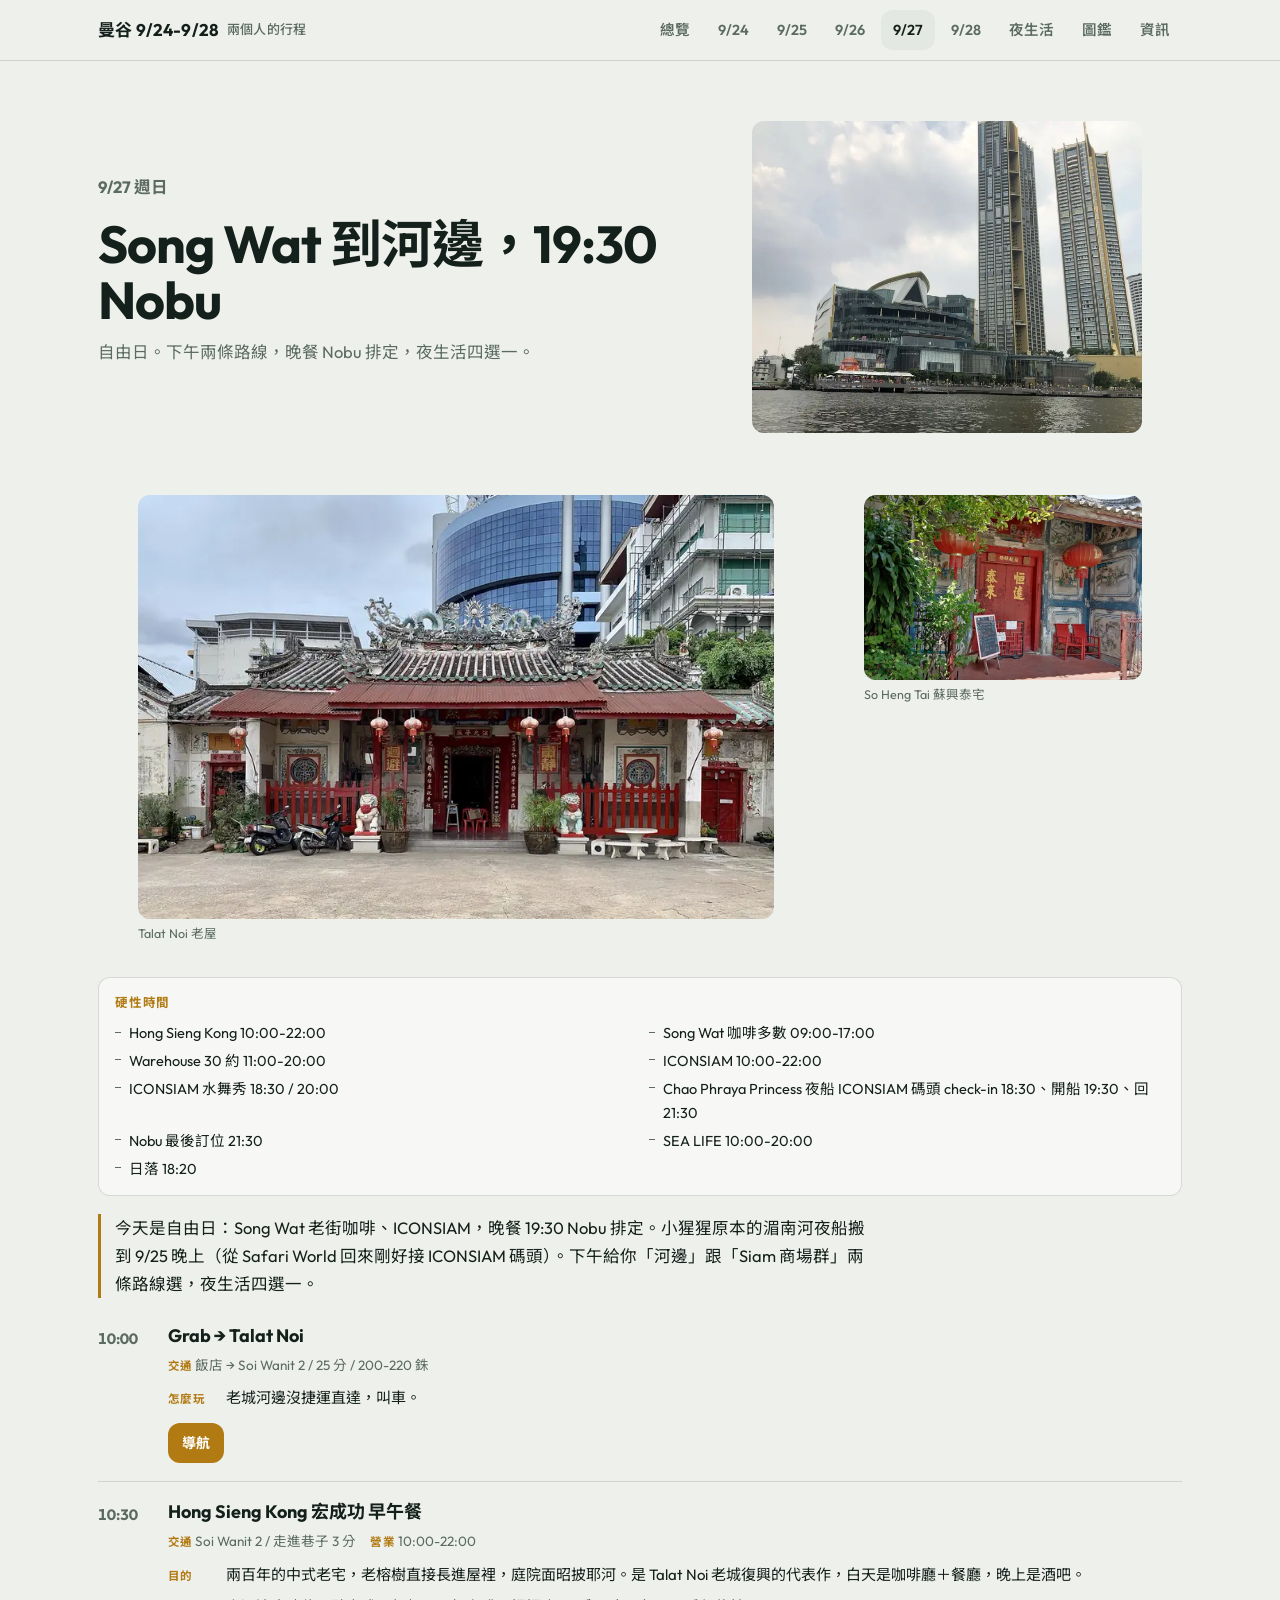
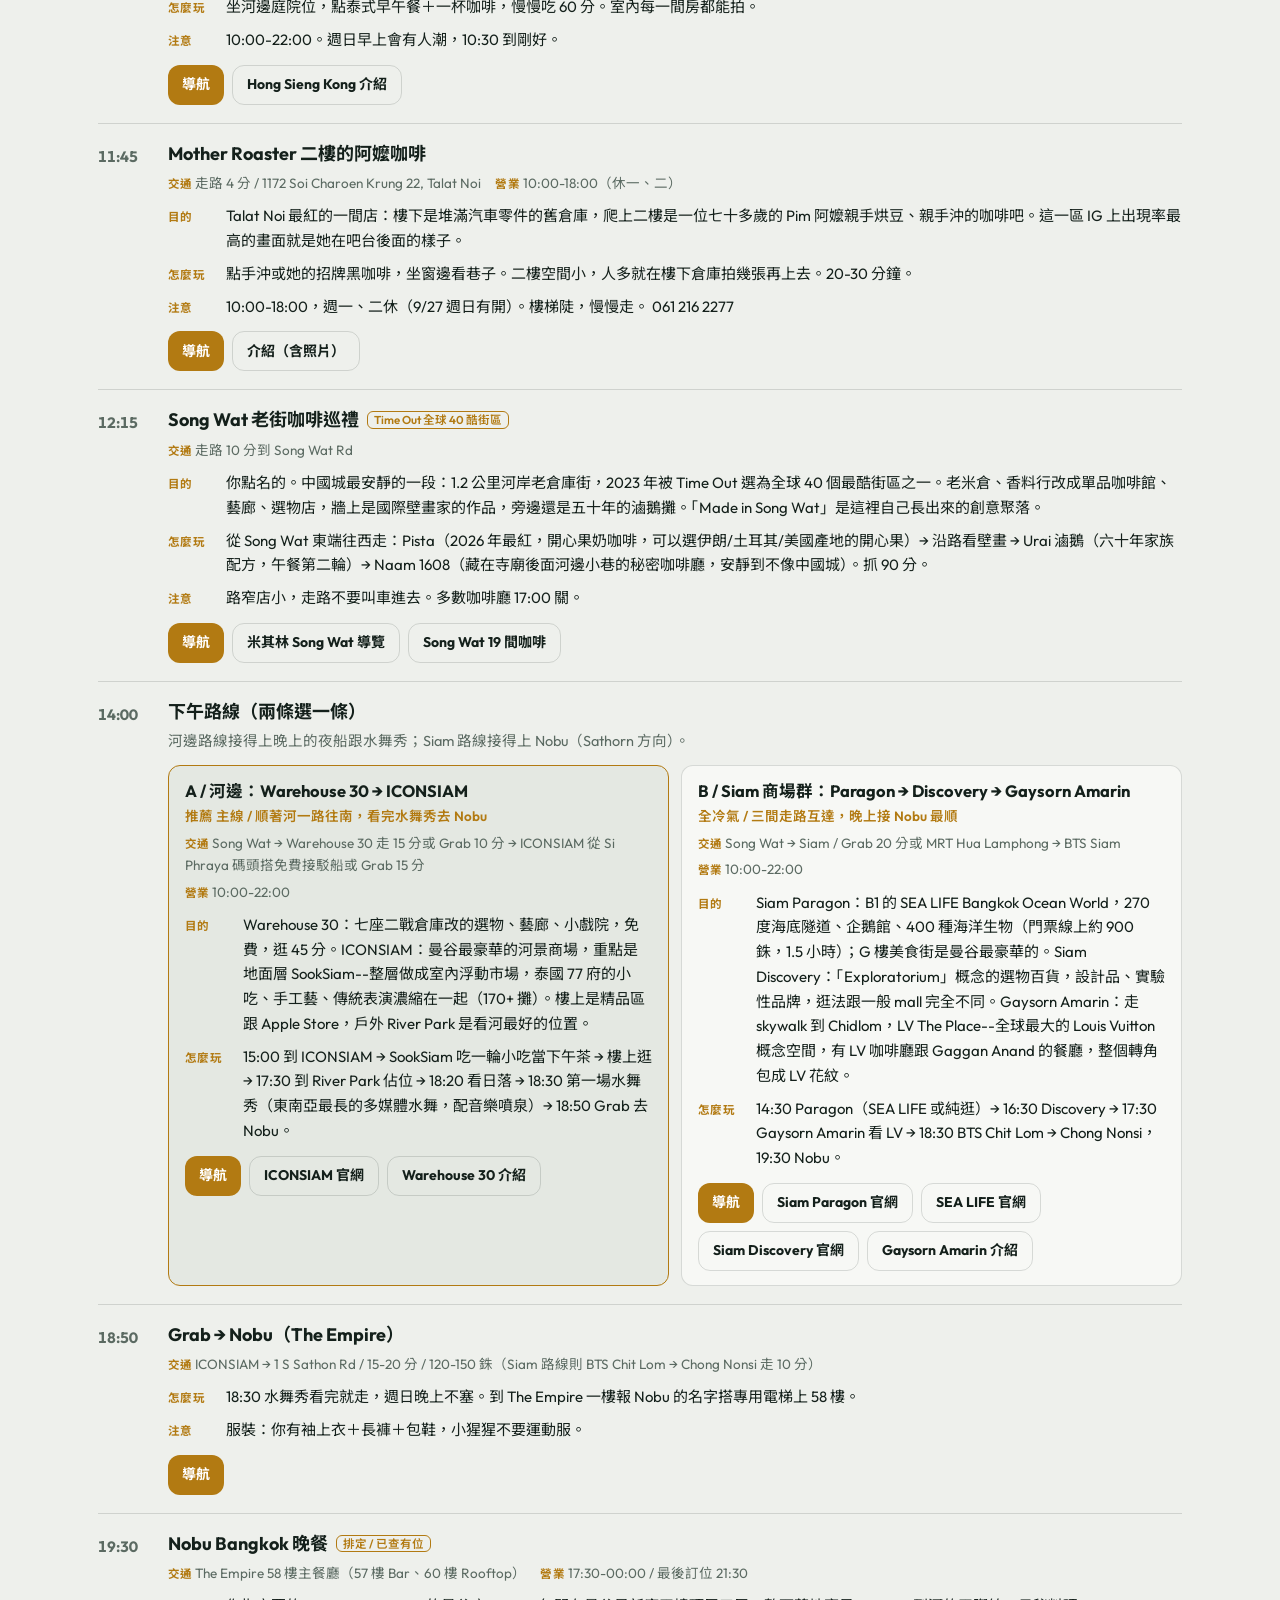
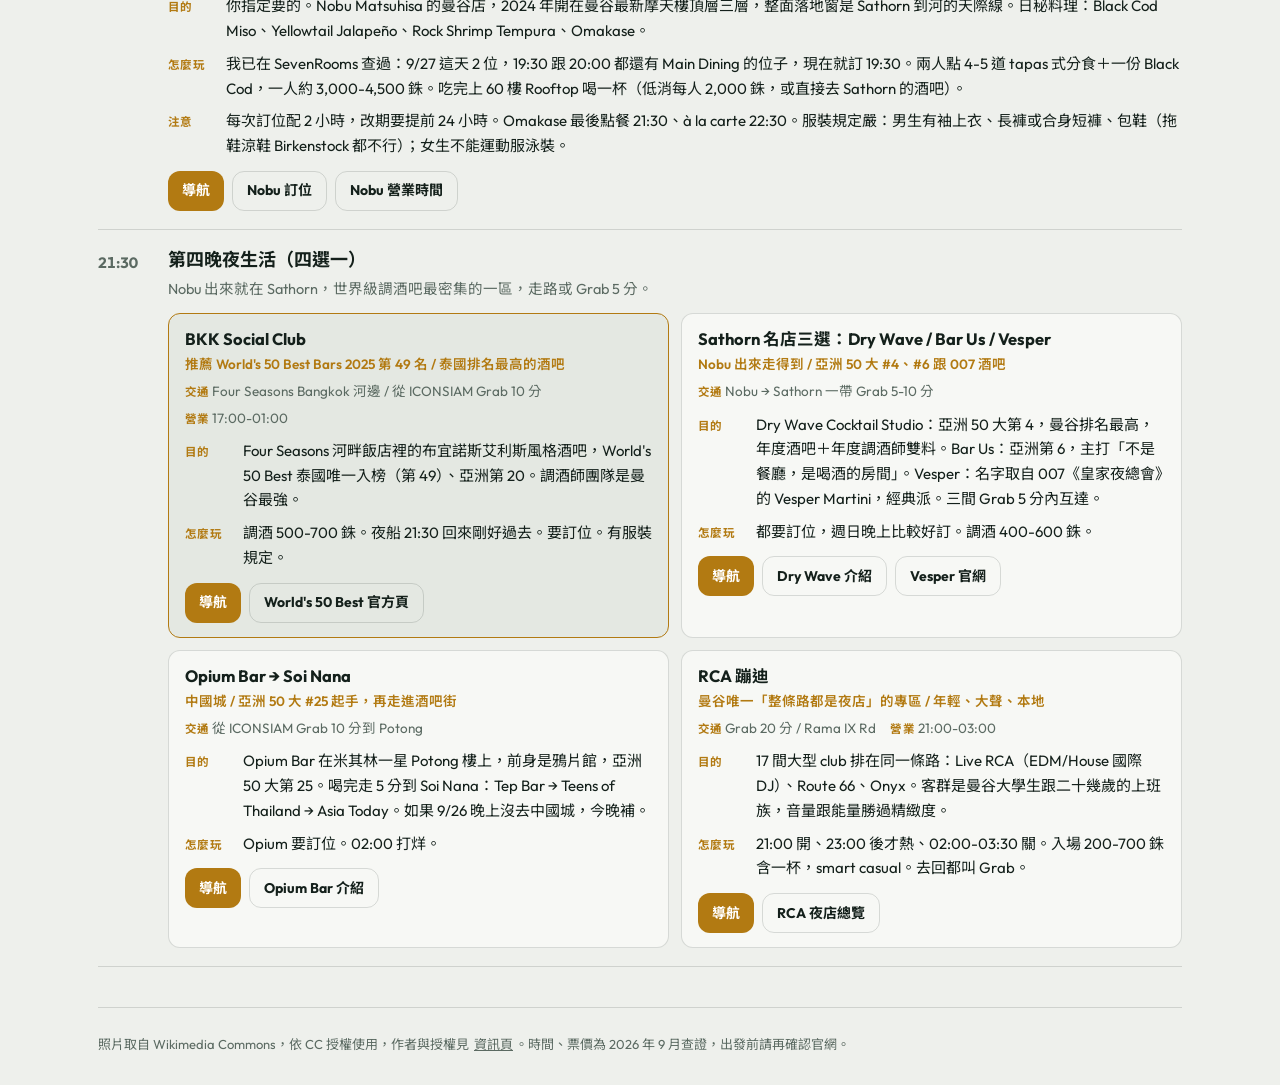
<file: day4.html>
<!DOCTYPE html><html lang="zh-Hant"><head><meta charset="utf-8"><meta name="viewport" content="width=device-width,initial-scale=1,viewport-fit=cover"><meta name="color-scheme" content="dark light"><meta name="theme-color" content="#0F1714"><meta name="description" content="9/27：Talat Noi、Song Wat、ICONSIAM 或 Siam 商場群，19:30 Nobu，世界級酒吧。"><meta name="apple-mobile-web-app-capable" content="yes"><meta name="apple-mobile-web-app-title" content="曼谷"><link rel="preconnect" href="https://fonts.googleapis.com"><link rel="preconnect" href="https://fonts.gstatic.com" crossorigin><link rel="stylesheet" href="https://fonts.googleapis.com/css2?family=Outfit:wght@500;600;700&family=Noto+Sans+TC:wght@400;500;700&display=swap"><link rel="preload" as="image" href="img/iconsiam-800.webp" imagesrcset="img/iconsiam-480.webp 480w, img/iconsiam-800.webp 800w, img/iconsiam-1400.webp 1400w" imagesizes="(min-width:900px) 45vw, 100vw"><link rel="stylesheet" href="styles.css?v=1790089189"><script>document.documentElement.classList.add("js")</script><title>9/27 週日 文藝與河</title></head><body><header class="top"><div class="wrap"><a class="brand" href="index.html">曼谷 9/24-9/28<small>兩個人的行程</small></a><nav class="topnav" aria-label="主選單"><a href="index.html">總覽</a><a href="day1.html">9/24</a><a href="day2.html">9/25</a><a href="day3.html">9/26</a><a href="day4.html" aria-current="page">9/27</a><a href="day5.html">9/28</a><a href="nightlife.html">夜生活</a><a href="guide.html">圖鑑</a><a href="info.html">資訊</a></nav></div><nav class="subnav" aria-label="分頁"><a href="index.html">總覽</a><a href="day1.html">9/24</a><a href="day2.html">9/25</a><a href="day3.html">9/26</a><a href="day4.html" aria-current="page">9/27</a><a href="day5.html">9/28</a><a href="nightlife.html">夜生活</a><a href="guide.html">圖鑑</a><a href="info.html">資訊</a></nav></header><main class="wrap"><section class="hero"><div class="txt"><p class="date">9/27 週日</p><h1>Song Wat 到河邊，19:30 Nobu</h1><p>自由日。下午兩條路線，晚餐 Nobu 排定，夜生活四選一。</p></div><figure class="pic"><picture><source type="image/webp" srcset="img/iconsiam-480.webp 480w, img/iconsiam-800.webp 800w, img/iconsiam-1400.webp 1400w" sizes="(min-width:900px) 45vw, 100vw"><img src="img/iconsiam-800.jpg" width="1600" height="1200" alt="從河上看 ICONSIAM" loading="eager" fetchpriority="high" decoding="async"></picture></figure></section><div class="gallery"><figure><picture><source type="image/webp" srcset="img/talat-noi-480.webp 480w, img/talat-noi-800.webp 800w, img/talat-noi-1400.webp 1400w" sizes="(min-width:700px) 50vw, 100vw"><img src="img/talat-noi-800.jpg" width="1600" height="1200" alt="Talat Noi 老屋" loading="lazy" decoding="async"></picture><figcaption>Talat Noi 老屋</figcaption></figure><figure><picture><source type="image/webp" srcset="img/so-heng-tai-480.webp 480w, img/so-heng-tai-800.webp 800w, img/so-heng-tai-1400.webp 1400w" sizes="(min-width:700px) 50vw, 100vw"><img src="img/so-heng-tai-800.jpg" width="1600" height="1200" alt="So Heng Tai 蘇興泰宅" loading="lazy" decoding="async"></picture><figcaption>So Heng Tai 蘇興泰宅</figcaption></figure></div><section class="hard reveal"><h2>硬性時間</h2><ul><li>Hong Sieng Kong 10:00-22:00</li><li>Song Wat 咖啡多數 09:00-17:00</li><li>Warehouse 30 約 11:00-20:00</li><li>ICONSIAM 10:00-22:00</li><li>ICONSIAM 水舞秀 18:30 / 20:00</li><li>Chao Phraya Princess 夜船 ICONSIAM 碼頭 check-in 18:30、開船 19:30、回 21:30</li><li>Nobu 最後訂位 21:30</li><li>SEA LIFE 10:00-20:00</li><li>日落 18:20</li></ul></section><p class="lead reveal">今天是自由日：Song Wat 老街咖啡、ICONSIAM，晚餐 19:30 Nobu 排定。小猩猩原本的湄南河夜船搬到 9/25 晚上（從 Safari World 回來剛好接 ICONSIAM 碼頭）。下午給你「河邊」跟「Siam 商場群」兩條路線選，夜生活四選一。</p><article class="stop reveal"><div class="t">10:00</div><div class="c"><h3>Grab → Talat Noi</h3><ul class="meta"><li class="m-how">飯店 → Soi Wanit 2 / 25 分 / 200-220 銖</li></ul><dl class="facts"><div class="kv"><dt>怎麼玩</dt><dd>老城河邊沒捷運直達，叫車。</dd></div></dl><div class="actions"><a class="btn" href="https://www.google.com/maps/dir/?api=1&amp;destination=Hong%20Sieng%20Kong%20Talat%20Noi%20Bangkok" target="_blank" rel="noopener">導航</a></div></div></article><article class="stop reveal"><div class="t">10:30</div><div class="c"><h3>Hong Sieng Kong 宏成功 早午餐</h3><ul class="meta"><li class="m-how">Soi Wanit 2 / 走進巷子 3 分</li><li class="m-hrs">10:00-22:00</li></ul><dl class="facts"><div class="kv"><dt>目的</dt><dd>兩百年的中式老宅，老榕樹直接長進屋裡，庭院面昭披耶河。是 Talat Noi 老城復興的代表作，白天是咖啡廳＋餐廳，晚上是酒吧。</dd></div><div class="kv"><dt>怎麼玩</dt><dd>坐河邊庭院位，點泰式早午餐＋一杯咖啡，慢慢吃 60 分。室內每一間房都能拍。</dd></div><div class="kv"><dt>注意</dt><dd>10:00-22:00。週日早上會有人潮，10:30 到剛好。</dd></div></dl><div class="actions"><a class="btn" href="https://www.google.com/maps/dir/?api=1&amp;destination=Hong%20Sieng%20Kong%20Talat%20Noi%20Bangkok" target="_blank" rel="noopener">導航</a><a class="btn ghost" href="https://www.timeout.com/bangkok/restaurants/hong-sieng-kong" target="_blank" rel="noopener">Hong Sieng Kong 介紹</a></div></div></article><article class="stop reveal"><div class="t">11:45</div><div class="c"><h3>Mother Roaster 二樓的阿嬤咖啡</h3><ul class="meta"><li class="m-how">走路 4 分 / 1172 Soi Charoen Krung 22, Talat Noi</li><li class="m-hrs">10:00-18:00（休一、二）</li></ul><dl class="facts"><div class="kv"><dt>目的</dt><dd>Talat Noi 最紅的一間店：樓下是堆滿汽車零件的舊倉庫，爬上二樓是一位七十多歲的 Pim 阿嬤親手烘豆、親手沖的咖啡吧。這一區 IG 上出現率最高的畫面就是她在吧台後面的樣子。</dd></div><div class="kv"><dt>怎麼玩</dt><dd>點手沖或她的招牌黑咖啡，坐窗邊看巷子。二樓空間小，人多就在樓下倉庫拍幾張再上去。20-30 分鐘。</dd></div><div class="kv"><dt>注意</dt><dd>10:00-18:00，週一、二休（9/27 週日有開）。樓梯陡，慢慢走。 061 216 2277</dd></div></dl><div class="actions"><a class="btn" href="https://www.google.com/maps/dir/?api=1&amp;destination=Mother%20Roaster%20Talat%20Noi%20Bangkok" target="_blank" rel="noopener">導航</a><a class="btn ghost" href="https://www.phuket101.net/bangkok/mother-roaster-talat-noi/" target="_blank" rel="noopener">介紹（含照片）</a></div></div></article><article class="stop reveal"><div class="t">12:15</div><div class="c"><h3>Song Wat 老街咖啡巡禮<span class="flag">Time Out 全球 40 酷街區</span></h3><ul class="meta"><li class="m-how">走路 10 分到 Song Wat Rd</li></ul><dl class="facts"><div class="kv"><dt>目的</dt><dd>你點名的。中國城最安靜的一段：1.2 公里河岸老倉庫街，2023 年被 Time Out 選為全球 40 個最酷街區之一。老米倉、香料行改成單品咖啡館、藝廊、選物店，牆上是國際壁畫家的作品，旁邊還是五十年的滷鵝攤。「Made in Song Wat」是這裡自己長出來的創意聚落。</dd></div><div class="kv"><dt>怎麼玩</dt><dd>從 Song Wat 東端往西走：Pista（2026 年最紅，開心果奶咖啡，可以選伊朗/土耳其/美國產地的開心果）→ 沿路看壁畫 → Urai 滷鵝（六十年家族配方，午餐第二輪）→ Naam 1608（藏在寺廟後面河邊小巷的秘密咖啡廳，安靜到不像中國城）。抓 90 分。</dd></div><div class="kv"><dt>注意</dt><dd>路窄店小，走路不要叫車進去。多數咖啡廳 17:00 關。</dd></div></dl><div class="actions"><a class="btn" href="https://www.google.com/maps/dir/?api=1&amp;destination=Song%20Wat%20Road%20Bangkok" target="_blank" rel="noopener">導航</a><a class="btn ghost" href="https://guide.michelin.com/sg/en/article/travel/song-wat-bangkok-neighborhood-guide" target="_blank" rel="noopener">米其林 Song Wat 導覽</a><a class="btn ghost" href="https://passportandstamps.com/best-coffee-shops-song-wat-road/" target="_blank" rel="noopener">Song Wat 19 間咖啡</a></div></div></article><article class="stop choice reveal"><div class="t">14:00</div><div class="c"><h3>下午路線（兩條選一條）</h3><p class="intro">河邊路線接得上晚上的夜船跟水舞秀；Siam 路線接得上 Nobu（Sathorn 方向）。</p><div class="optgrid"><article class="opt star"><h4>A / 河邊：Warehouse 30 → ICONSIAM</h4><p class="tag">主線 / 順著河一路往南，看完水舞秀去 Nobu</p><ul class="meta"><li class="m-how">Song Wat → Warehouse 30 走 15 分或 Grab 10 分 → ICONSIAM 從 Si Phraya 碼頭搭免費接駁船或 Grab 15 分</li><li class="m-hrs">10:00-22:00</li></ul><dl class="facts"><div class="kv"><dt>目的</dt><dd>Warehouse 30：七座二戰倉庫改的選物、藝廊、小戲院，免費，逛 45 分。ICONSIAM：曼谷最豪華的河景商場，重點是地面層 SookSiam--整層做成室內浮動市場，泰國 77 府的小吃、手工藝、傳統表演濃縮在一起（170+ 攤）。樓上是精品區跟 Apple Store，戶外 River Park 是看河最好的位置。</dd></div><div class="kv"><dt>怎麼玩</dt><dd>15:00 到 ICONSIAM → SookSiam 吃一輪小吃當下午茶 → 樓上逛 → 17:30 到 River Park 佔位 → 18:20 看日落 → 18:30 第一場水舞秀（東南亞最長的多媒體水舞，配音樂噴泉）→ 18:50 Grab 去 Nobu。</dd></div></dl><div class="actions"><a class="btn" href="https://www.google.com/maps/dir/?api=1&amp;destination=ICONSIAM%20Bangkok" target="_blank" rel="noopener">導航</a><a class="btn ghost" href="https://www.iconsiam.com/en" target="_blank" rel="noopener">ICONSIAM 官網</a><a class="btn ghost" href="https://www.thailandee.com/en/visit-thailand/warehouse-30-bangkok-499" target="_blank" rel="noopener">Warehouse 30 介紹</a></div></article><article class="opt"><h4>B / Siam 商場群：Paragon → Discovery → Gaysorn Amarin</h4><p class="tag">全冷氣 / 三間走路互達，晚上接 Nobu 最順</p><ul class="meta"><li class="m-how">Song Wat → Siam / Grab 20 分或 MRT Hua Lamphong → BTS Siam</li><li class="m-hrs">10:00-22:00</li></ul><dl class="facts"><div class="kv"><dt>目的</dt><dd>Siam Paragon：B1 的 SEA LIFE Bangkok Ocean World，270 度海底隧道、企鵝館、400 種海洋生物（門票線上約 900 銖，1.5 小時）；G 樓美食街是曼谷最豪華的。Siam Discovery：「Exploratorium」概念的選物百貨，設計品、實驗性品牌，逛法跟一般 mall 完全不同。Gaysorn Amarin：走 skywalk 到 Chidlom，LV The Place--全球最大的 Louis Vuitton 概念空間，有 LV 咖啡廳跟 Gaggan Anand 的餐廳，整個轉角包成 LV 花紋。</dd></div><div class="kv"><dt>怎麼玩</dt><dd>14:30 Paragon（SEA LIFE 或純逛）→ 16:30 Discovery → 17:30 Gaysorn Amarin 看 LV → 18:30 BTS Chit Lom → Chong Nonsi，19:30 Nobu。</dd></div></dl><div class="actions"><a class="btn" href="https://www.google.com/maps/dir/?api=1&amp;destination=Siam%20Paragon%20Bangkok" target="_blank" rel="noopener">導航</a><a class="btn ghost" href="https://www.siamparagon.co.th/" target="_blank" rel="noopener">Siam Paragon 官網</a><a class="btn ghost" href="https://www.siamparagon.co.th/editors-pick/sea-life-bangkok-ocean-world-bangkoks-largest-aquarium-65" target="_blank" rel="noopener">SEA LIFE 官網</a><a class="btn ghost" href="https://www.siamdiscovery.co.th/" target="_blank" rel="noopener">Siam Discovery 官網</a><a class="btn ghost" href="https://www.phuket101.net/amarin-gaysorn/" target="_blank" rel="noopener">Gaysorn Amarin 介紹</a></div></article></div></div></article><article class="stop reveal"><div class="t">18:50</div><div class="c"><h3>Grab → Nobu（The Empire）</h3><ul class="meta"><li class="m-how">ICONSIAM → 1 S Sathon Rd / 15-20 分 / 120-150 銖（Siam 路線則 BTS Chit Lom → Chong Nonsi 走 10 分）</li></ul><dl class="facts"><div class="kv"><dt>怎麼玩</dt><dd>18:30 水舞秀看完就走，週日晚上不塞。到 The Empire 一樓報 Nobu 的名字搭專用電梯上 58 樓。</dd></div><div class="kv"><dt>注意</dt><dd>服裝：你有袖上衣＋長褲＋包鞋，小猩猩不要運動服。</dd></div></dl><div class="actions"><a class="btn" href="https://www.google.com/maps/dir/?api=1&amp;destination=Nobu%20Bangkok%20The%20Empire%20Sathorn" target="_blank" rel="noopener">導航</a></div></div></article><article class="stop reveal"><div class="t">19:30</div><div class="c"><h3>Nobu Bangkok 晚餐<span class="flag">排定 / 已查有位</span></h3><ul class="meta"><li class="m-how">The Empire 58 樓主餐廳（57 樓 Bar、60 樓 Rooftop）</li><li class="m-hrs">17:30-00:00 / 最後訂位 21:30</li></ul><dl class="facts"><div class="kv"><dt>目的</dt><dd>你指定要的。Nobu Matsuhisa 的曼谷店，2024 年開在曼谷最新摩天樓頂層三層，整面落地窗是 Sathorn 到河的天際線。日秘料理：Black Cod Miso、Yellowtail Jalapeño、Rock Shrimp Tempura、Omakase。</dd></div><div class="kv"><dt>怎麼玩</dt><dd>我已在 SevenRooms 查過：9/27 這天 2 位，19:30 跟 20:00 都還有 Main Dining 的位子，現在就訂 19:30。兩人點 4-5 道 tapas 式分食＋一份 Black Cod，一人約 3,000-4,500 銖。吃完上 60 樓 Rooftop 喝一杯（低消每人 2,000 銖，或直接去 Sathorn 的酒吧）。</dd></div><div class="kv"><dt>注意</dt><dd>每次訂位配 2 小時，改期要提前 24 小時。Omakase 最後點餐 21:30、à la carte 22:30。服裝規定嚴：男生有袖上衣、長褲或合身短褲、包鞋（拖鞋涼鞋 Birkenstock 都不行）；女生不能運動服泳裝。</dd></div></dl><div class="actions"><a class="btn" href="https://www.google.com/maps/dir/?api=1&amp;destination=Nobu%20Bangkok%20The%20Empire%20Sathorn" target="_blank" rel="noopener">導航</a><a class="btn ghost" href="https://noburestaurants.com/bangkok/reservations" target="_blank" rel="noopener">Nobu 訂位</a><a class="btn ghost" href="https://noburestaurants.com/bangkok/contact-and-hours" target="_blank" rel="noopener">Nobu 營業時間</a></div></div></article><article class="stop choice reveal"><div class="t">21:30</div><div class="c"><h3>第四晚夜生活（四選一）</h3><p class="intro">Nobu 出來就在 Sathorn，世界級調酒吧最密集的一區，走路或 Grab 5 分。</p><div class="optgrid"><article class="opt star"><h4>BKK Social Club</h4><p class="tag">World&#x27;s 50 Best Bars 2025 第 49 名 / 泰國排名最高的酒吧</p><ul class="meta"><li class="m-how">Four Seasons Bangkok 河邊 / 從 ICONSIAM Grab 10 分</li><li class="m-hrs">17:00-01:00</li></ul><dl class="facts"><div class="kv"><dt>目的</dt><dd>Four Seasons 河畔飯店裡的布宜諾斯艾利斯風格酒吧，World&#x27;s 50 Best 泰國唯一入榜（第 49）、亞洲第 20。調酒師團隊是曼谷最強。</dd></div><div class="kv"><dt>怎麼玩</dt><dd>調酒 500-700 銖。夜船 21:30 回來剛好過去。要訂位。有服裝規定。</dd></div></dl><div class="actions"><a class="btn" href="https://www.google.com/maps/dir/?api=1&amp;destination=BKK%20Social%20Club%20Four%20Seasons%20Bangkok" target="_blank" rel="noopener">導航</a><a class="btn ghost" href="https://www.the50.com/bars/the-list/bkk-social-club.html" target="_blank" rel="noopener">World&#x27;s 50 Best 官方頁</a></div></article><article class="opt"><h4>Sathorn 名店三選：Dry Wave / Bar Us / Vesper</h4><p class="tag">Nobu 出來走得到 / 亞洲 50 大 #4、#6 跟 007 酒吧</p><ul class="meta"><li class="m-how">Nobu → Sathorn 一帶 Grab 5-10 分</li></ul><dl class="facts"><div class="kv"><dt>目的</dt><dd>Dry Wave Cocktail Studio：亞洲 50 大第 4，曼谷排名最高，年度酒吧＋年度調酒師雙料。Bar Us：亞洲第 6，主打「不是餐廳，是喝酒的房間」。Vesper：名字取自 007《皇家夜總會》的 Vesper Martini，經典派。三間 Grab 5 分內互達。</dd></div><div class="kv"><dt>怎麼玩</dt><dd>都要訂位，週日晚上比較好訂。調酒 400-600 銖。</dd></div></dl><div class="actions"><a class="btn" href="https://www.google.com/maps/dir/?api=1&amp;destination=Dry%20Wave%20Cocktail%20Studio%20Bangkok" target="_blank" rel="noopener">導航</a><a class="btn ghost" href="https://www.timeout.com/bangkok/bars/dry-wave-cocktail-studio" target="_blank" rel="noopener">Dry Wave 介紹</a><a class="btn ghost" href="https://www.vesperbar.co/" target="_blank" rel="noopener">Vesper 官網</a></div></article><article class="opt"><h4>Opium Bar → Soi Nana</h4><p class="tag">中國城 / 亞洲 50 大 #25 起手，再走進酒吧街</p><ul class="meta"><li class="m-how">從 ICONSIAM Grab 10 分到 Potong</li></ul><dl class="facts"><div class="kv"><dt>目的</dt><dd>Opium Bar 在米其林一星 Potong 樓上，前身是鴉片館，亞洲 50 大第 25。喝完走 5 分到 Soi Nana：Tep Bar → Teens of Thailand → Asia Today。如果 9/26 晚上沒去中國城，今晚補。</dd></div><div class="kv"><dt>怎麼玩</dt><dd>Opium 要訂位。02:00 打烊。</dd></div></dl><div class="actions"><a class="btn" href="https://www.google.com/maps/dir/?api=1&amp;destination=Opium%20Bar%20Potong%20Bangkok" target="_blank" rel="noopener">導航</a><a class="btn ghost" href="https://www.timeout.com/bangkok/bars/opium-bar" target="_blank" rel="noopener">Opium Bar 介紹</a></div></article><article class="opt"><h4>RCA 蹦迪</h4><p class="tag">曼谷唯一「整條路都是夜店」的專區 / 年輕、大聲、本地</p><ul class="meta"><li class="m-how">Grab 20 分 / Rama IX Rd</li><li class="m-hrs">21:00-03:00</li></ul><dl class="facts"><div class="kv"><dt>目的</dt><dd>17 間大型 club 排在同一條路：Live RCA（EDM/House 國際 DJ）、Route 66、Onyx。客群是曼谷大學生跟二十幾歲的上班族，音量跟能量勝過精緻度。</dd></div><div class="kv"><dt>怎麼玩</dt><dd>21:00 開、23:00 後才熱、02:00-03:30 關。入場 200-700 銖含一杯，smart casual。去回都叫 Grab。</dd></div></dl><div class="actions"><a class="btn" href="https://www.google.com/maps/dir/?api=1&amp;destination=Royal%20City%20Avenue%20RCA%20Bangkok" target="_blank" rel="noopener">導航</a><a class="btn ghost" href="https://royalcityavenue.com/clubs" target="_blank" rel="noopener">RCA 夜店總覽</a></div></article></div></div></article><footer>照片取自 Wikimedia Commons，依 CC 授權使用，作者與授權見 <a href="info.html#credits">資訊頁</a>。時間、票價為 2026 年 9 月查證，出發前請再確認官網。</footer></main><nav class="tabs" aria-label="日期"><a href="index.html"><span>總覽</span></a><a href="day1.html"><span>9/24</span>四</a><a href="day2.html"><span>9/25</span>五</a><a href="day3.html"><span>9/26</span>六</a><a href="day4.html" aria-current="page"><span>9/27</span>日</a><a href="day5.html"><span>9/28</span>一</a></nav><script src="app.js?v=1790089189" defer></script></body></html>
</file>
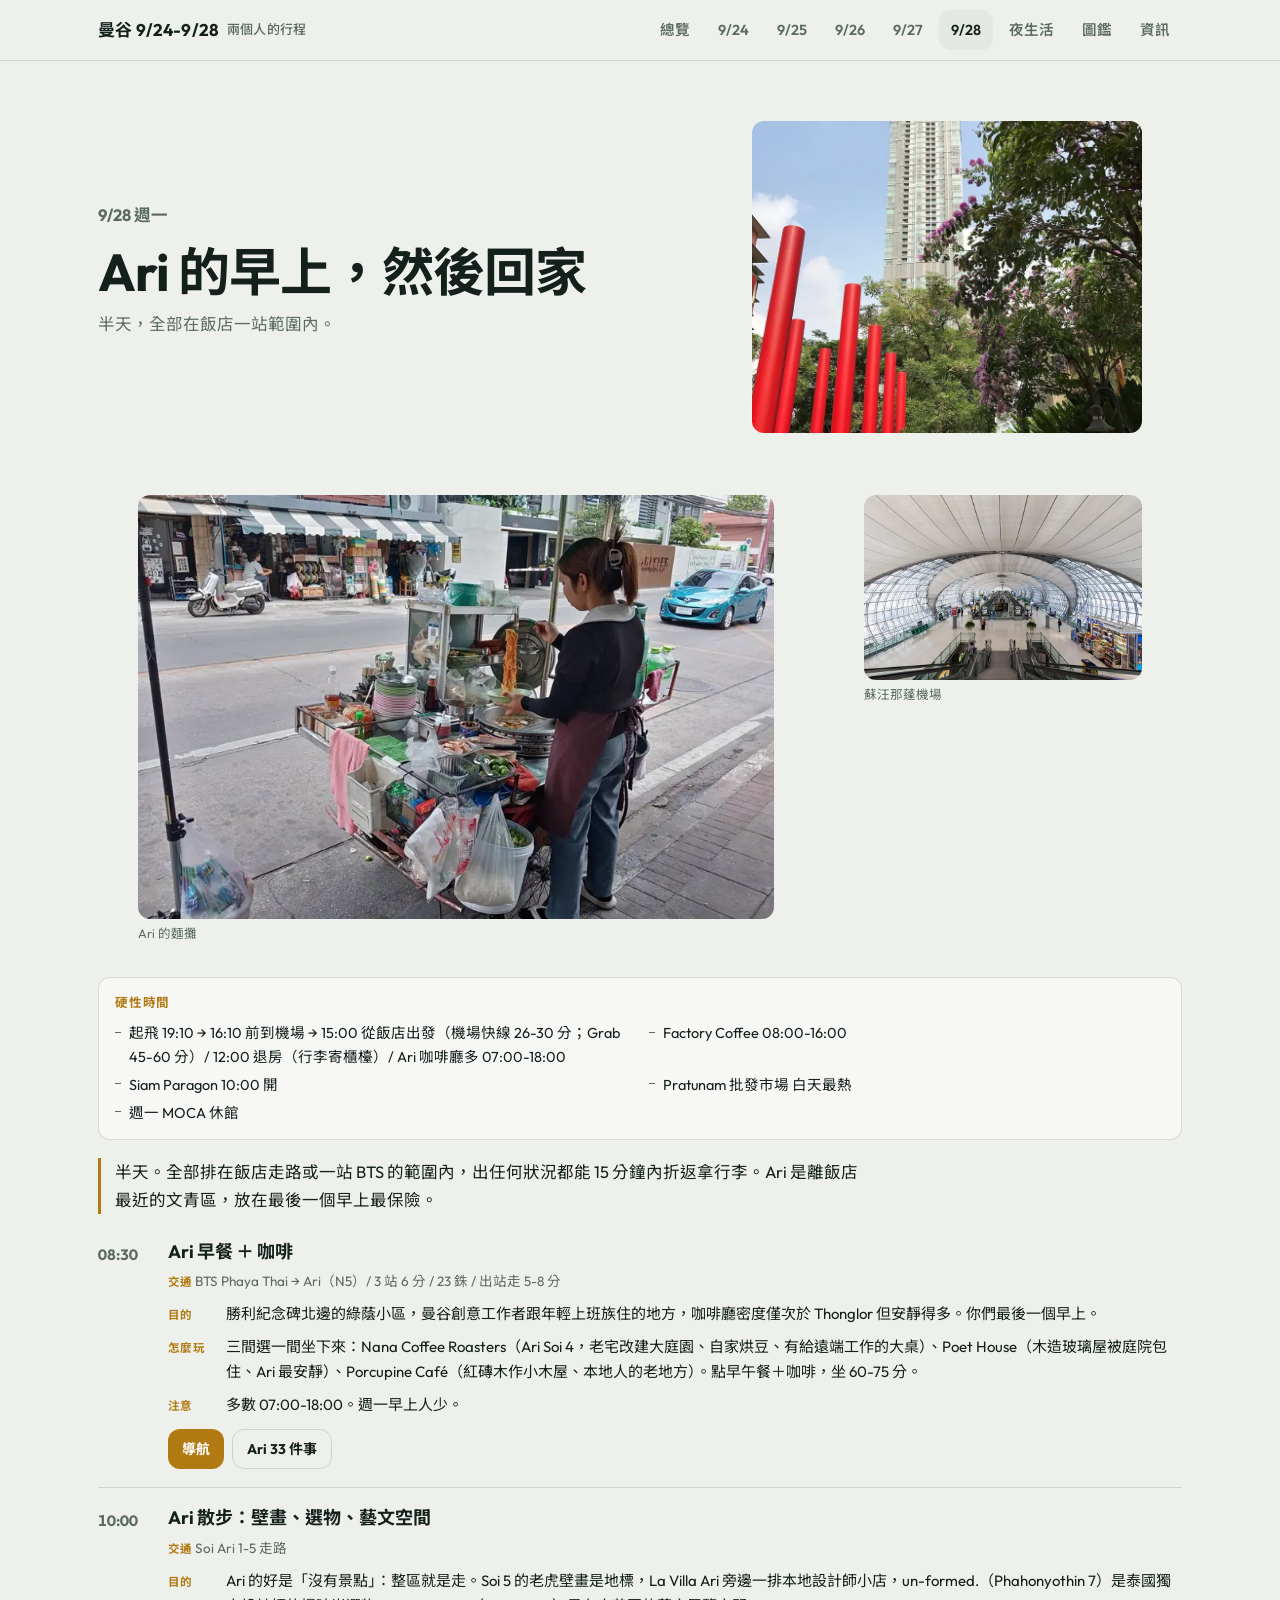
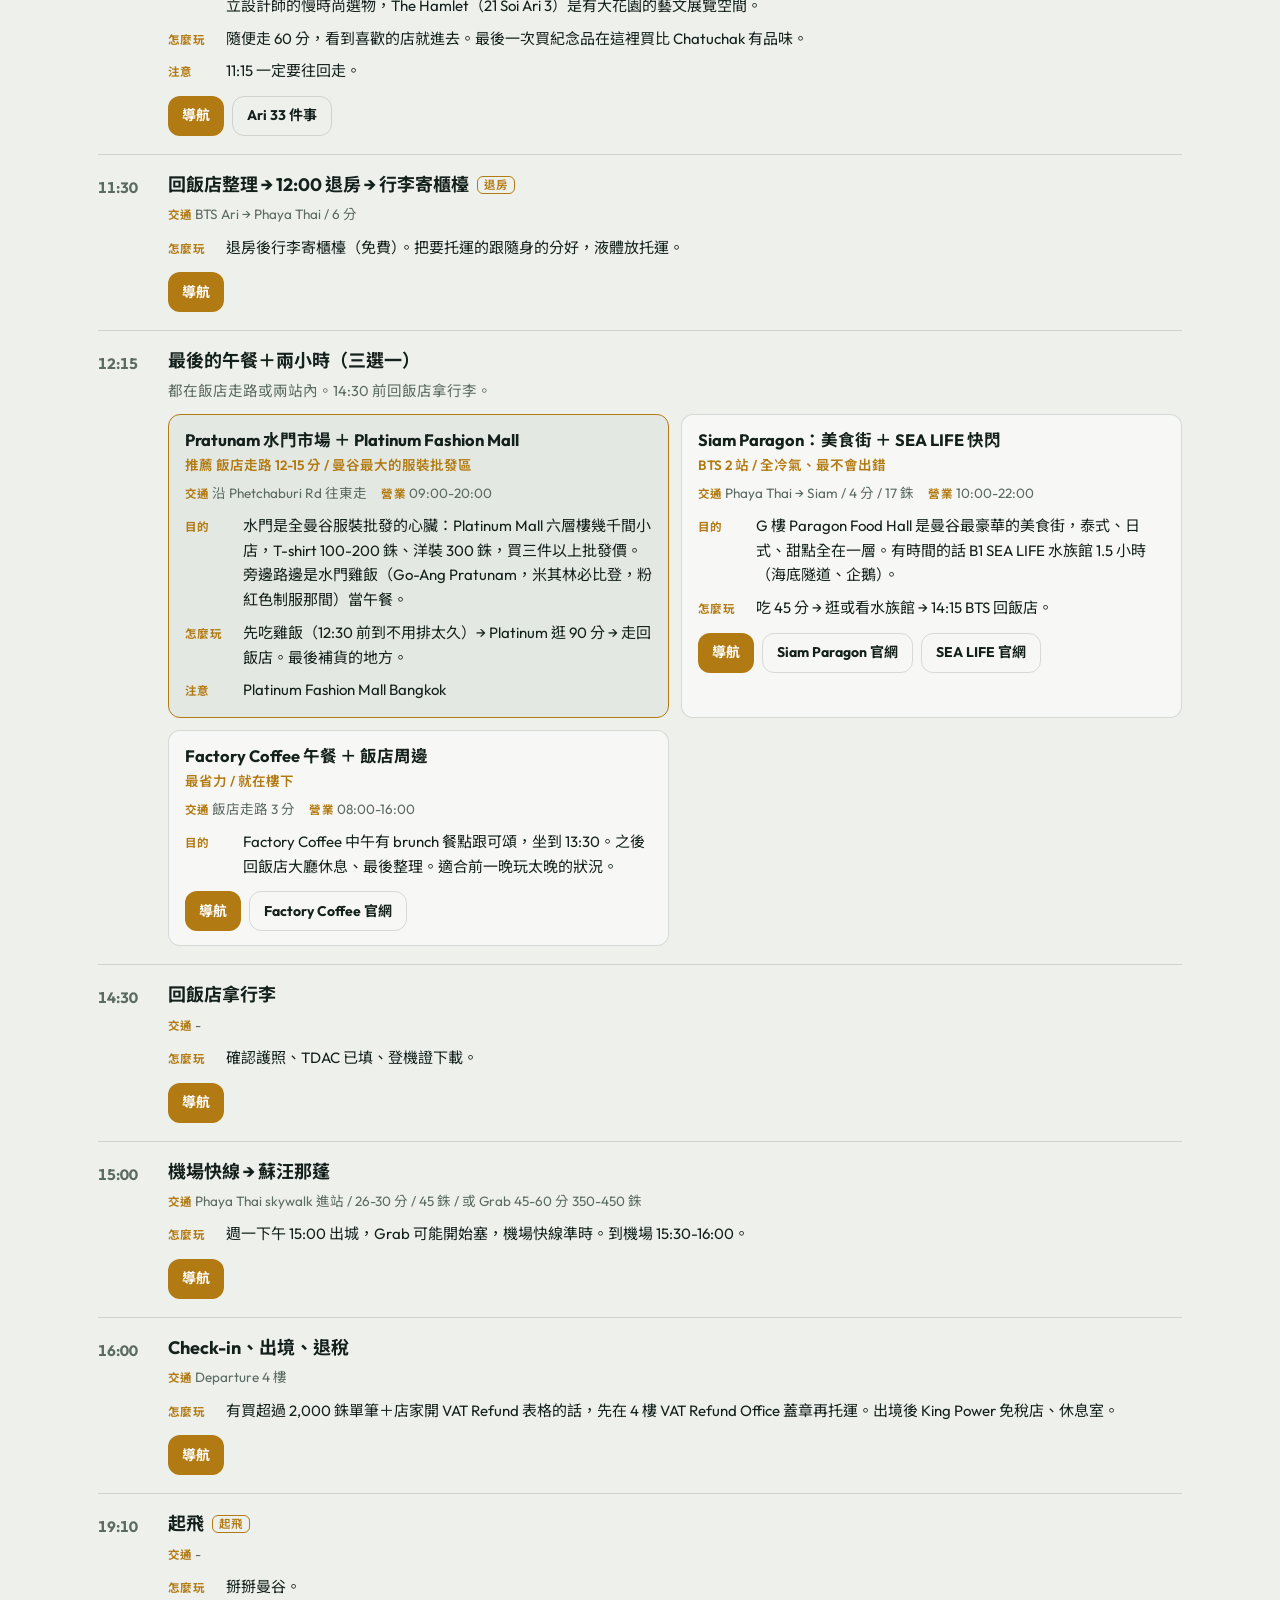
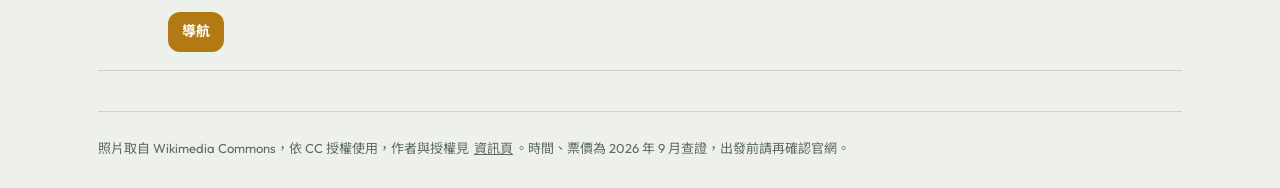
<file: day5.html>
<!DOCTYPE html><html lang="zh-Hant"><head><meta charset="utf-8"><meta name="viewport" content="width=device-width,initial-scale=1,viewport-fit=cover"><meta name="color-scheme" content="dark light"><meta name="theme-color" content="#0F1714"><meta name="description" content="9/28：Ari 早餐與散步，退房，午餐三選一，15:00 出發，19:10 起飛。"><meta name="apple-mobile-web-app-capable" content="yes"><meta name="apple-mobile-web-app-title" content="曼谷"><link rel="preconnect" href="https://fonts.googleapis.com"><link rel="preconnect" href="https://fonts.gstatic.com" crossorigin><link rel="stylesheet" href="https://fonts.googleapis.com/css2?family=Outfit:wght@500;600;700&family=Noto+Sans+TC:wght@400;500;700&display=swap"><link rel="preload" as="image" href="img/ari-street-800.webp" imagesrcset="img/ari-street-480.webp 480w, img/ari-street-800.webp 800w, img/ari-street-1400.webp 1400w" imagesizes="(min-width:900px) 45vw, 100vw"><link rel="stylesheet" href="styles.css?v=1790089189"><script>document.documentElement.classList.add("js")</script><title>9/28 週一 離境</title></head><body><header class="top"><div class="wrap"><a class="brand" href="index.html">曼谷 9/24-9/28<small>兩個人的行程</small></a><nav class="topnav" aria-label="主選單"><a href="index.html">總覽</a><a href="day1.html">9/24</a><a href="day2.html">9/25</a><a href="day3.html">9/26</a><a href="day4.html">9/27</a><a href="day5.html" aria-current="page">9/28</a><a href="nightlife.html">夜生活</a><a href="guide.html">圖鑑</a><a href="info.html">資訊</a></nav></div><nav class="subnav" aria-label="分頁"><a href="index.html">總覽</a><a href="day1.html">9/24</a><a href="day2.html">9/25</a><a href="day3.html">9/26</a><a href="day4.html">9/27</a><a href="day5.html" aria-current="page">9/28</a><a href="nightlife.html">夜生活</a><a href="guide.html">圖鑑</a><a href="info.html">資訊</a></nav></header><main class="wrap"><section class="hero"><div class="txt"><p class="date">9/28 週一</p><h1>Ari 的早上，然後回家</h1><p>半天，全部在飯店一站範圍內。</p></div><figure class="pic"><picture><source type="image/webp" srcset="img/ari-street-480.webp 480w, img/ari-street-800.webp 800w" sizes="(min-width:900px) 45vw, 100vw"><img src="img/ari-street-800.jpg" width="1199" height="1600" alt="Ari 巷弄" loading="eager" fetchpriority="high" decoding="async"></picture></figure></section><div class="gallery"><figure><picture><source type="image/webp" srcset="img/ari-noodles-480.webp 480w, img/ari-noodles-800.webp 800w, img/ari-noodles-1400.webp 1400w" sizes="(min-width:700px) 50vw, 100vw"><img src="img/ari-noodles-800.jpg" width="1600" height="1200" alt="Ari 的麵攤" loading="lazy" decoding="async"></picture><figcaption>Ari 的麵攤</figcaption></figure><figure><picture><source type="image/webp" srcset="img/airport-480.webp 480w, img/airport-800.webp 800w, img/airport-1400.webp 1400w" sizes="(min-width:700px) 50vw, 100vw"><img src="img/airport-800.jpg" width="1600" height="1076" alt="蘇汪那蓬機場" loading="lazy" decoding="async"></picture><figcaption>蘇汪那蓬機場</figcaption></figure></div><section class="hard reveal"><h2>硬性時間</h2><ul><li>起飛 19:10 → 16:10 前到機場 → 15:00 從飯店出發（機場快線 26-30 分；Grab 45-60 分）/ 12:00 退房（行李寄櫃檯）/ Ari 咖啡廳多 07:00-18:00</li><li>Factory Coffee 08:00-16:00</li><li>Siam Paragon 10:00 開</li><li>Pratunam 批發市場 白天最熱</li><li>週一 MOCA 休館</li></ul></section><p class="lead reveal">半天。全部排在飯店走路或一站 BTS 的範圍內，出任何狀況都能 15 分鐘內折返拿行李。Ari 是離飯店最近的文青區，放在最後一個早上最保險。</p><article class="stop reveal"><div class="t">08:30</div><div class="c"><h3>Ari 早餐 ＋ 咖啡</h3><ul class="meta"><li class="m-how">BTS Phaya Thai → Ari（N5）/ 3 站 6 分 / 23 銖 / 出站走 5-8 分</li></ul><dl class="facts"><div class="kv"><dt>目的</dt><dd>勝利紀念碑北邊的綠蔭小區，曼谷創意工作者跟年輕上班族住的地方，咖啡廳密度僅次於 Thonglor 但安靜得多。你們最後一個早上。</dd></div><div class="kv"><dt>怎麼玩</dt><dd>三間選一間坐下來：Nana Coffee Roasters（Ari Soi 4，老宅改建大庭園、自家烘豆、有給遠端工作的大桌）、Poet House（木造玻璃屋被庭院包住、Ari 最安靜）、Porcupine Café（紅磚木作小木屋、本地人的老地方）。點早午餐＋咖啡，坐 60-75 分。</dd></div><div class="kv"><dt>注意</dt><dd>多數 07:00-18:00。週一早上人少。</dd></div></dl><div class="actions"><a class="btn" href="https://www.google.com/maps/dir/?api=1&amp;destination=Nana%20Coffee%20Roasters%20Ari%20Bangkok" target="_blank" rel="noopener">導航</a><a class="btn ghost" href="https://www.cktravels.com/things-to-do-ari-bangkok/" target="_blank" rel="noopener">Ari 33 件事</a></div></div></article><article class="stop reveal"><div class="t">10:00</div><div class="c"><h3>Ari 散步：壁畫、選物、藝文空間</h3><ul class="meta"><li class="m-how">Soi Ari 1-5 走路</li></ul><dl class="facts"><div class="kv"><dt>目的</dt><dd>Ari 的好是「沒有景點」：整區就是走。Soi 5 的老虎壁畫是地標，La Villa Ari 旁邊一排本地設計師小店，un-formed.（Phahonyothin 7）是泰國獨立設計師的慢時尚選物，The Hamlet（21 Soi Ari 3）是有大花園的藝文展覽空間。</dd></div><div class="kv"><dt>怎麼玩</dt><dd>隨便走 60 分，看到喜歡的店就進去。最後一次買紀念品在這裡買比 Chatuchak 有品味。</dd></div><div class="kv"><dt>注意</dt><dd>11:15 一定要往回走。</dd></div></dl><div class="actions"><a class="btn" href="https://www.google.com/maps/dir/?api=1&amp;destination=Soi%20Ari%205%20Bangkok" target="_blank" rel="noopener">導航</a><a class="btn ghost" href="https://www.cktravels.com/things-to-do-ari-bangkok/" target="_blank" rel="noopener">Ari 33 件事</a></div></div></article><article class="stop reveal"><div class="t">11:30</div><div class="c"><h3>回飯店整理 → 12:00 退房 → 行李寄櫃檯<span class="flag">退房</span></h3><ul class="meta"><li class="m-how">BTS Ari → Phaya Thai / 6 分</li></ul><dl class="facts"><div class="kv"><dt>怎麼玩</dt><dd>退房後行李寄櫃檯（免費）。把要托運的跟隨身的分好，液體放托運。</dd></div></dl><div class="actions"><a class="btn" href="https://www.google.com/maps/dir/?api=1&amp;destination=Eastin%20Grand%20Hotel%20Phayathai" target="_blank" rel="noopener">導航</a></div></div></article><article class="stop choice reveal"><div class="t">12:15</div><div class="c"><h3>最後的午餐＋兩小時（三選一）</h3><p class="intro">都在飯店走路或兩站內。14:30 前回飯店拿行李。</p><div class="optgrid"><article class="opt star"><h4>Pratunam 水門市場 ＋ Platinum Fashion Mall</h4><p class="tag">飯店走路 12-15 分 / 曼谷最大的服裝批發區</p><ul class="meta"><li class="m-how">沿 Phetchaburi Rd 往東走</li><li class="m-hrs">09:00-20:00</li></ul><dl class="facts"><div class="kv"><dt>目的</dt><dd>水門是全曼谷服裝批發的心臟：Platinum Mall 六層樓幾千間小店，T-shirt 100-200 銖、洋裝 300 銖，買三件以上批發價。旁邊路邊是水門雞飯（Go-Ang Pratunam，米其林必比登，粉紅色制服那間）當午餐。</dd></div><div class="kv"><dt>怎麼玩</dt><dd>先吃雞飯（12:30 前到不用排太久）→ Platinum 逛 90 分 → 走回飯店。最後補貨的地方。</dd></div><div class="kv"><dt>注意</dt><dd>Platinum Fashion Mall Bangkok</dd></div></dl></article><article class="opt"><h4>Siam Paragon：美食街 ＋ SEA LIFE 快閃</h4><p class="tag">BTS 2 站 / 全冷氣、最不會出錯</p><ul class="meta"><li class="m-how">Phaya Thai → Siam / 4 分 / 17 銖</li><li class="m-hrs">10:00-22:00</li></ul><dl class="facts"><div class="kv"><dt>目的</dt><dd>G 樓 Paragon Food Hall 是曼谷最豪華的美食街，泰式、日式、甜點全在一層。有時間的話 B1 SEA LIFE 水族館 1.5 小時（海底隧道、企鵝）。</dd></div><div class="kv"><dt>怎麼玩</dt><dd>吃 45 分 → 逛或看水族館 → 14:15 BTS 回飯店。</dd></div></dl><div class="actions"><a class="btn" href="https://www.google.com/maps/dir/?api=1&amp;destination=Siam%20Paragon%20Bangkok" target="_blank" rel="noopener">導航</a><a class="btn ghost" href="https://www.siamparagon.co.th/" target="_blank" rel="noopener">Siam Paragon 官網</a><a class="btn ghost" href="https://www.siamparagon.co.th/editors-pick/sea-life-bangkok-ocean-world-bangkoks-largest-aquarium-65" target="_blank" rel="noopener">SEA LIFE 官網</a></div></article><article class="opt"><h4>Factory Coffee 午餐 ＋ 飯店周邊</h4><p class="tag">最省力 / 就在樓下</p><ul class="meta"><li class="m-how">飯店走路 3 分</li><li class="m-hrs">08:00-16:00</li></ul><dl class="facts"><div class="kv"><dt>目的</dt><dd>Factory Coffee 中午有 brunch 餐點跟可頌，坐到 13:30。之後回飯店大廳休息、最後整理。適合前一晚玩太晚的狀況。</dd></div></dl><div class="actions"><a class="btn" href="https://www.google.com/maps/dir/?api=1&amp;destination=Factory%20Coffee%20Bangkok" target="_blank" rel="noopener">導航</a><a class="btn ghost" href="https://factorybkk.com/" target="_blank" rel="noopener">Factory Coffee 官網</a></div></article></div></div></article><article class="stop reveal"><div class="t">14:30</div><div class="c"><h3>回飯店拿行李</h3><ul class="meta"><li class="m-how">-</li></ul><dl class="facts"><div class="kv"><dt>怎麼玩</dt><dd>確認護照、TDAC 已填、登機證下載。</dd></div></dl><div class="actions"><a class="btn" href="https://www.google.com/maps/dir/?api=1&amp;destination=Eastin%20Grand%20Hotel%20Phayathai" target="_blank" rel="noopener">導航</a></div></div></article><article class="stop reveal"><div class="t">15:00</div><div class="c"><h3>機場快線 → 蘇汪那蓬</h3><ul class="meta"><li class="m-how">Phaya Thai skywalk 進站 / 26-30 分 / 45 銖 / 或 Grab 45-60 分 350-450 銖</li></ul><dl class="facts"><div class="kv"><dt>怎麼玩</dt><dd>週一下午 15:00 出城，Grab 可能開始塞，機場快線準時。到機場 15:30-16:00。</dd></div></dl><div class="actions"><a class="btn" href="https://www.google.com/maps/dir/?api=1&amp;destination=Suvarnabhumi%20Airport" target="_blank" rel="noopener">導航</a></div></div></article><article class="stop reveal"><div class="t">16:00</div><div class="c"><h3>Check-in、出境、退稅</h3><ul class="meta"><li class="m-how">Departure 4 樓</li></ul><dl class="facts"><div class="kv"><dt>怎麼玩</dt><dd>有買超過 2,000 銖單筆＋店家開 VAT Refund 表格的話，先在 4 樓 VAT Refund Office 蓋章再托運。出境後 King Power 免稅店、休息室。</dd></div></dl><div class="actions"><a class="btn" href="https://www.google.com/maps/dir/?api=1&amp;destination=Suvarnabhumi%20Airport" target="_blank" rel="noopener">導航</a></div></div></article><article class="stop reveal"><div class="t">19:10</div><div class="c"><h3>起飛<span class="flag">起飛</span></h3><ul class="meta"><li class="m-how">-</li></ul><dl class="facts"><div class="kv"><dt>怎麼玩</dt><dd>掰掰曼谷。</dd></div></dl><div class="actions"><a class="btn" href="https://www.google.com/maps/dir/?api=1&amp;destination=Suvarnabhumi%20Airport" target="_blank" rel="noopener">導航</a></div></div></article><footer>照片取自 Wikimedia Commons，依 CC 授權使用，作者與授權見 <a href="info.html#credits">資訊頁</a>。時間、票價為 2026 年 9 月查證，出發前請再確認官網。</footer></main><nav class="tabs" aria-label="日期"><a href="index.html"><span>總覽</span></a><a href="day1.html"><span>9/24</span>四</a><a href="day2.html"><span>9/25</span>五</a><a href="day3.html"><span>9/26</span>六</a><a href="day4.html"><span>9/27</span>日</a><a href="day5.html" aria-current="page"><span>9/28</span>一</a></nav><script src="app.js?v=1790089189" defer></script></body></html>
</file>
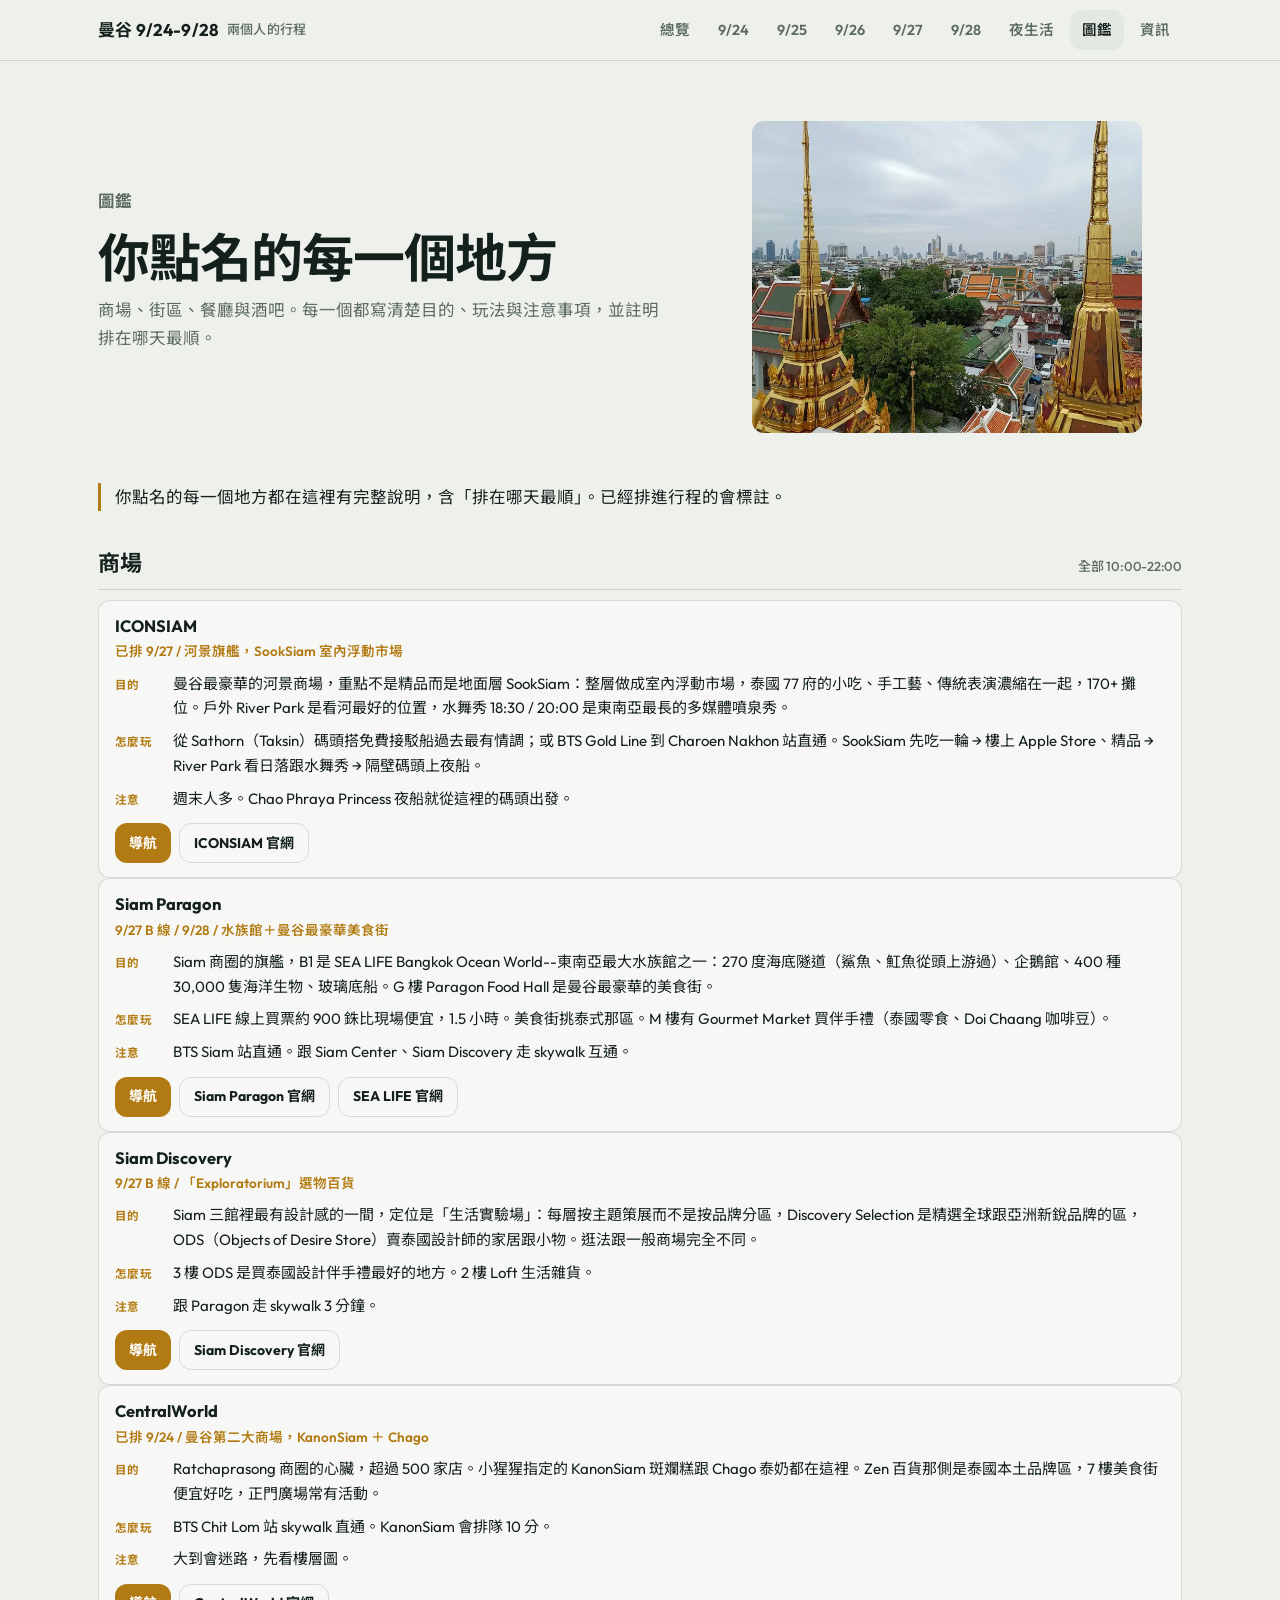
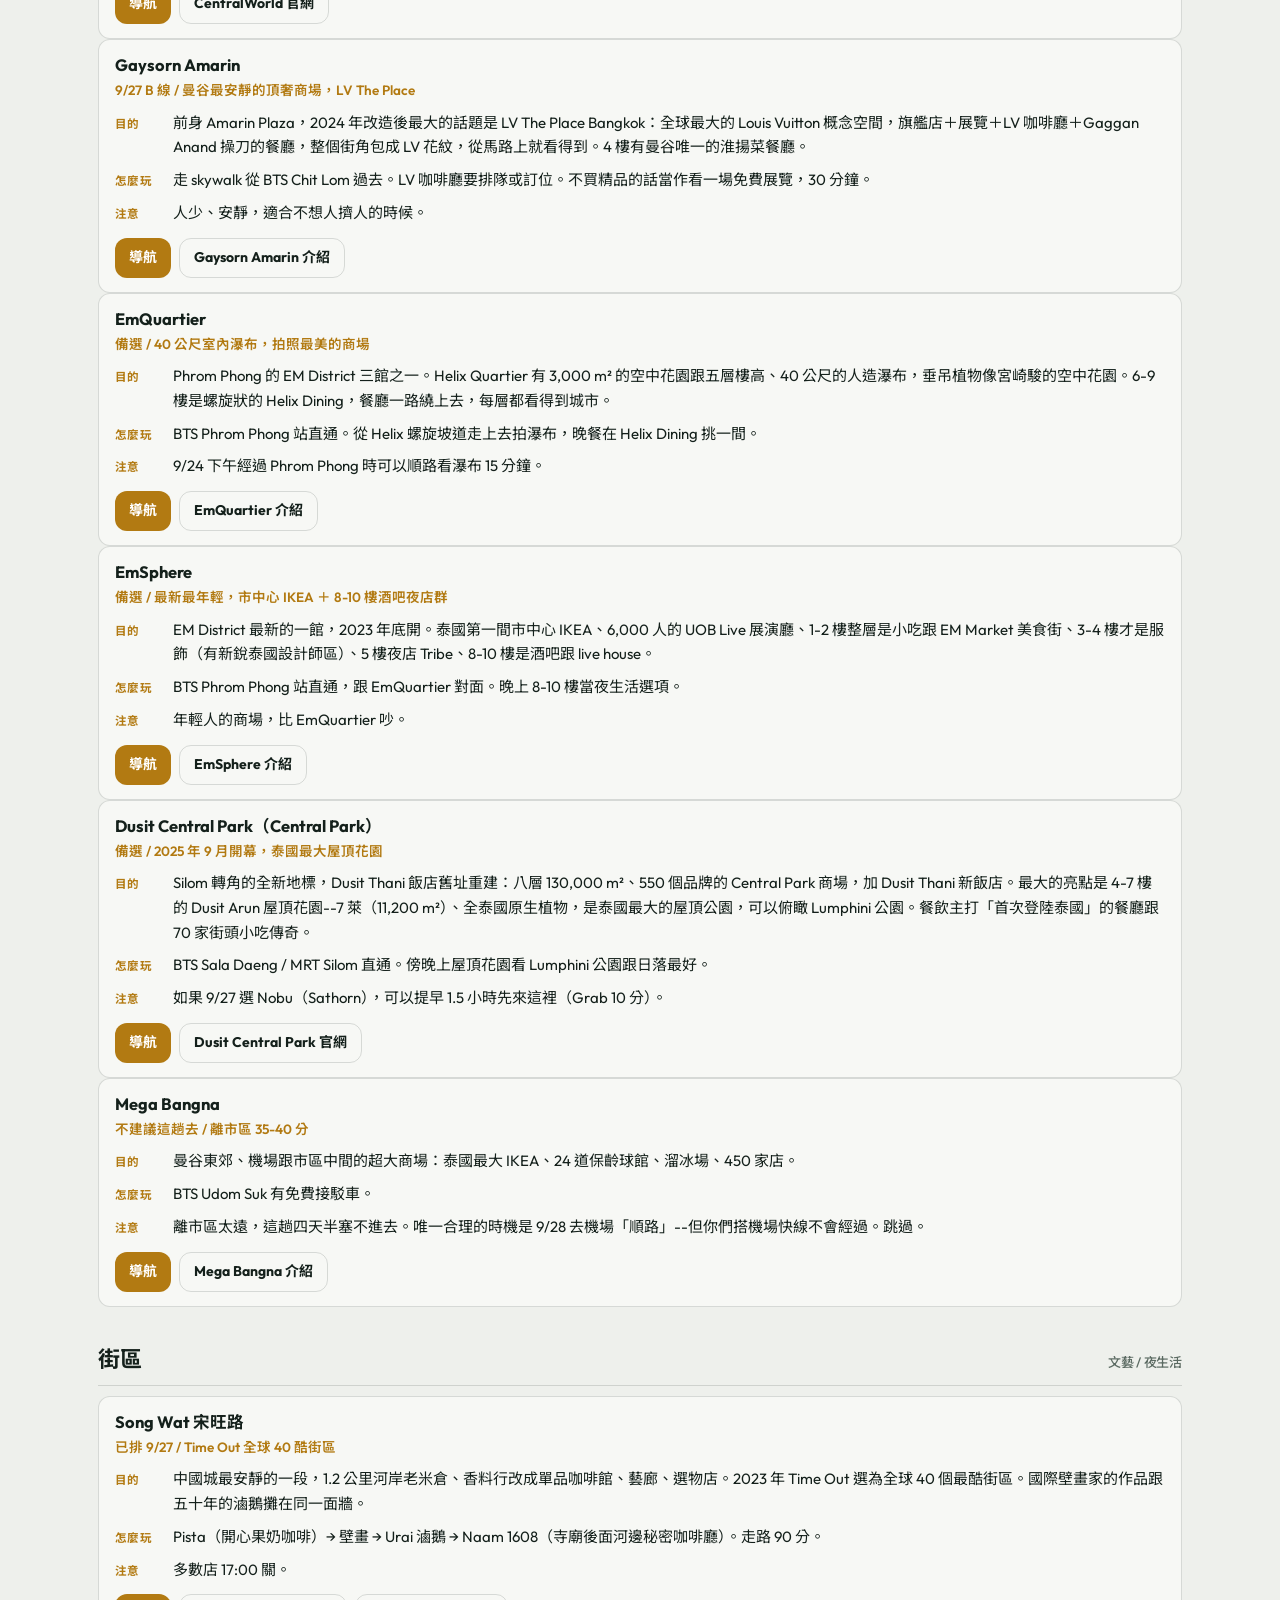
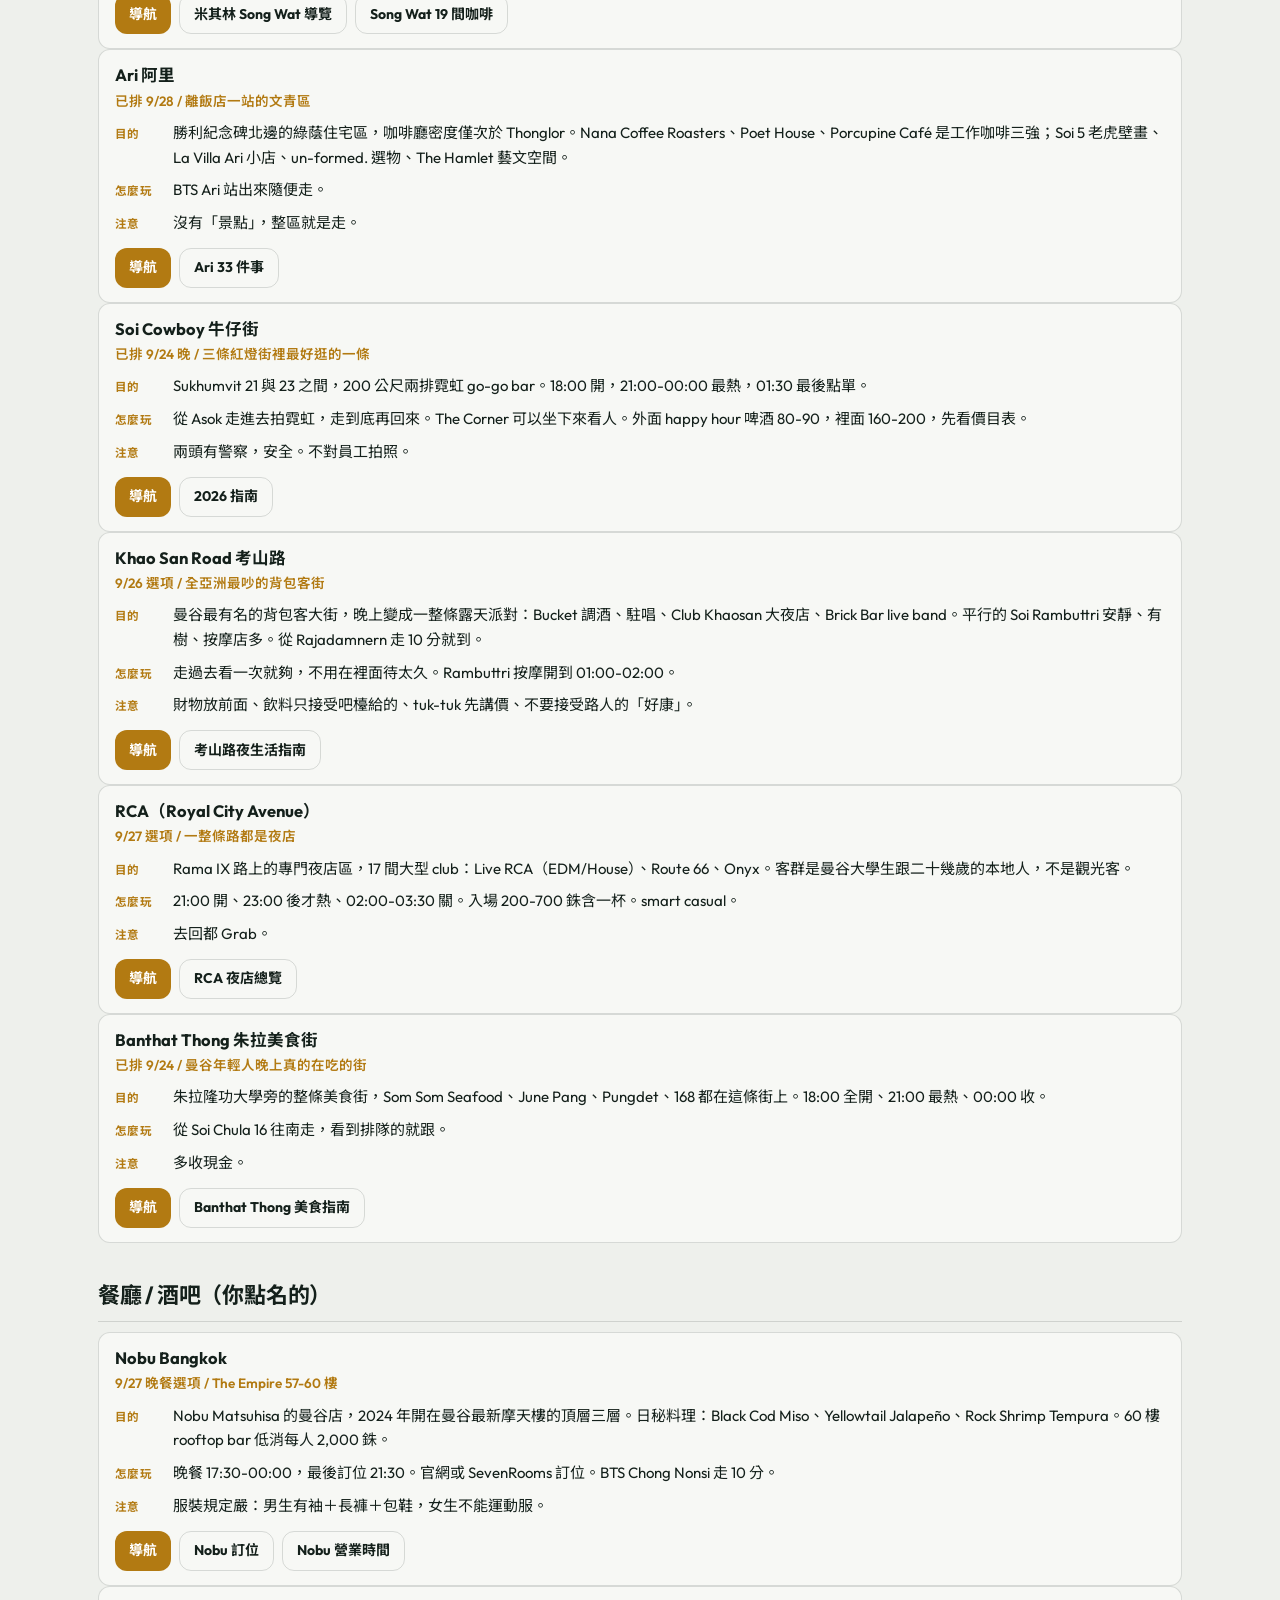
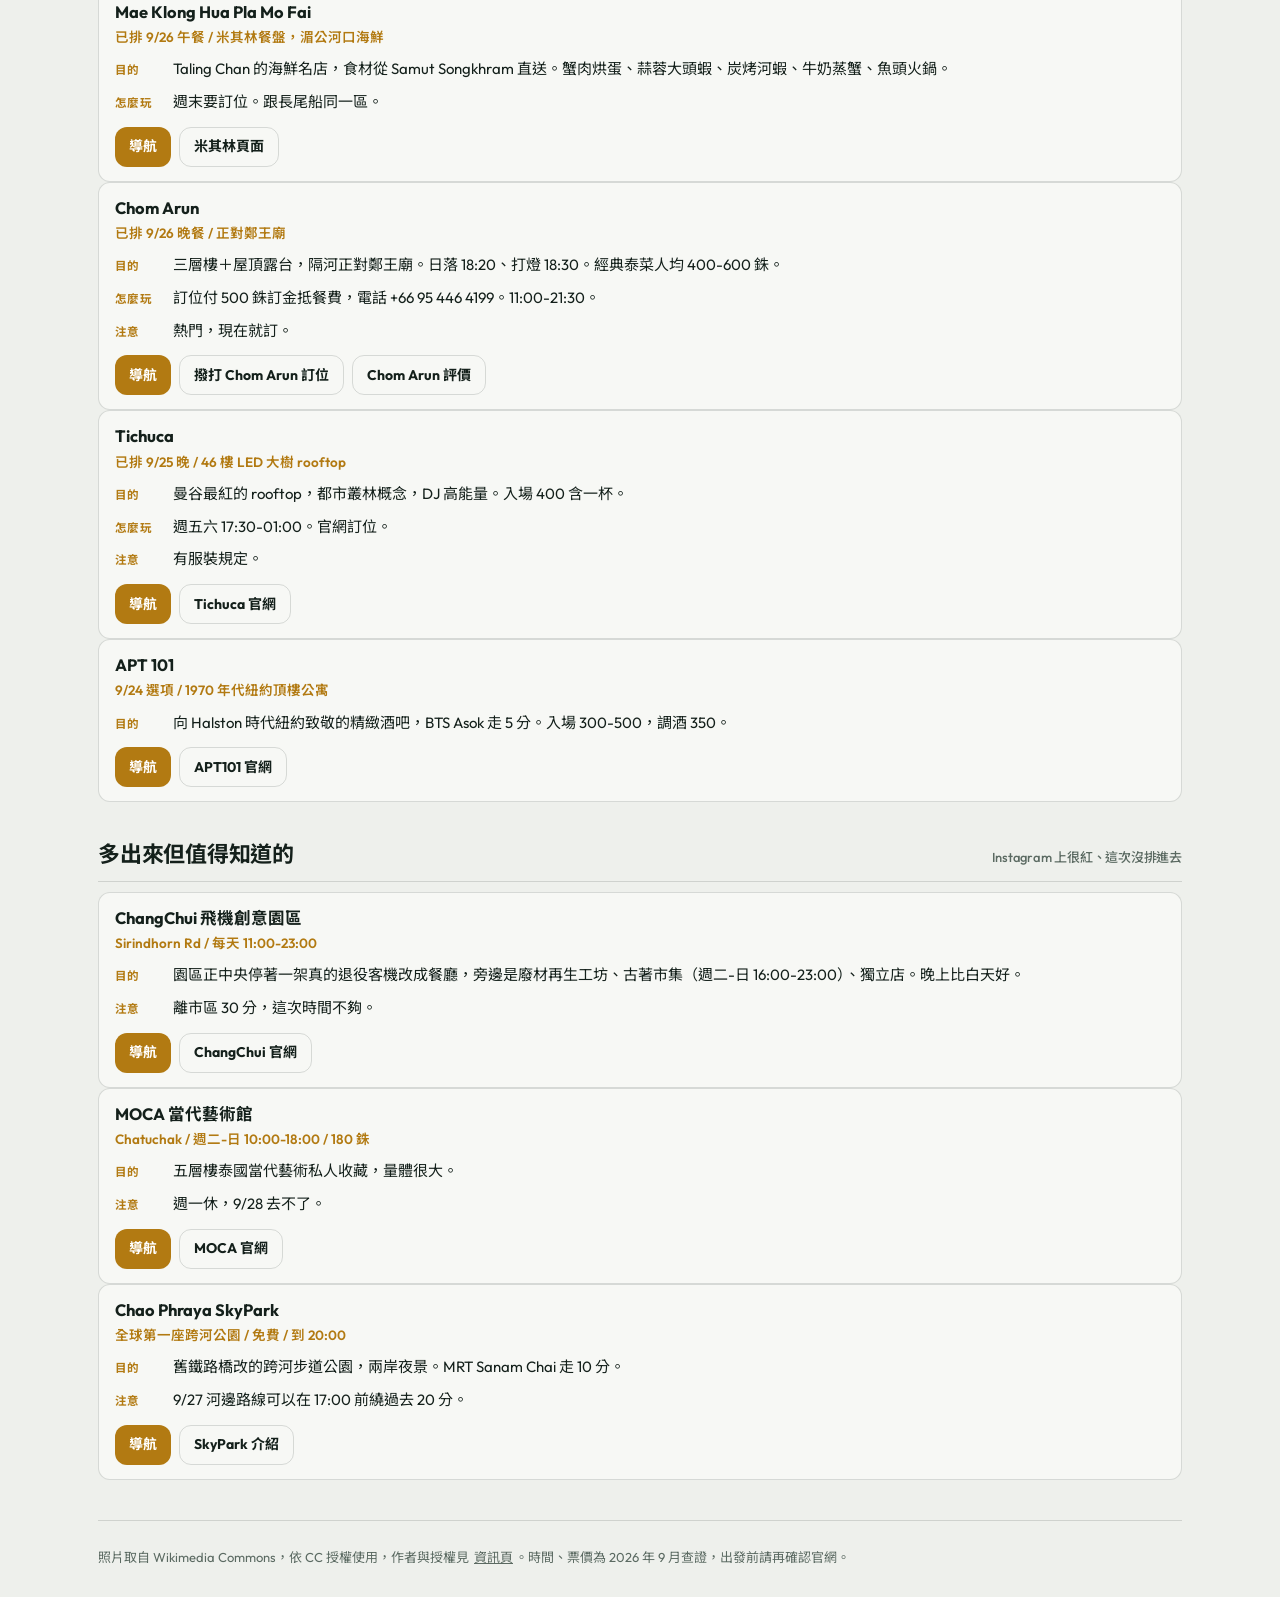
<file: guide.html>
<!DOCTYPE html><html lang="zh-Hant"><head><meta charset="utf-8"><meta name="viewport" content="width=device-width,initial-scale=1,viewport-fit=cover"><meta name="color-scheme" content="dark light"><meta name="theme-color" content="#0F1714"><meta name="description" content="你點名的每個商場、街區、餐廳與酒吧的完整說明。"><meta name="apple-mobile-web-app-capable" content="yes"><meta name="apple-mobile-web-app-title" content="曼谷"><link rel="preconnect" href="https://fonts.googleapis.com"><link rel="preconnect" href="https://fonts.gstatic.com" crossorigin><link rel="stylesheet" href="https://fonts.googleapis.com/css2?family=Outfit:wght@500;600;700&family=Noto+Sans+TC:wght@400;500;700&display=swap"><link rel="preload" as="image" href="img/old-town-view-800.webp" imagesrcset="img/old-town-view-480.webp 480w, img/old-town-view-800.webp 800w, img/old-town-view-1400.webp 1400w" imagesizes="(min-width:900px) 45vw, 100vw"><link rel="stylesheet" href="styles.css?v=1790089189"><script>document.documentElement.classList.add("js")</script><title>圖鑑</title></head><body><header class="top"><div class="wrap"><a class="brand" href="index.html">曼谷 9/24-9/28<small>兩個人的行程</small></a><nav class="topnav" aria-label="主選單"><a href="index.html">總覽</a><a href="day1.html">9/24</a><a href="day2.html">9/25</a><a href="day3.html">9/26</a><a href="day4.html">9/27</a><a href="day5.html">9/28</a><a href="nightlife.html">夜生活</a><a href="guide.html" aria-current="page">圖鑑</a><a href="info.html">資訊</a></nav></div><nav class="subnav" aria-label="分頁"><a href="index.html">總覽</a><a href="day1.html">9/24</a><a href="day2.html">9/25</a><a href="day3.html">9/26</a><a href="day4.html">9/27</a><a href="day5.html">9/28</a><a href="nightlife.html">夜生活</a><a href="guide.html" aria-current="page">圖鑑</a><a href="info.html">資訊</a></nav></header><main class="wrap"><section class="hero"><div class="txt"><p class="date">圖鑑</p><h1>你點名的每一個地方</h1><p>商場、街區、餐廳與酒吧。每一個都寫清楚目的、玩法與注意事項，並註明排在哪天最順。</p></div><figure class="pic"><picture><source type="image/webp" srcset="img/old-town-view-480.webp 480w, img/old-town-view-800.webp 800w, img/old-town-view-1400.webp 1400w" sizes="(min-width:900px) 45vw, 100vw"><img src="img/old-town-view-800.jpg" width="1600" height="1200" alt="老城區俯瞰" loading="eager" fetchpriority="high" decoding="async"></picture></figure></section><p class="lead reveal">你點名的每一個地方都在這裡有完整說明，含「排在哪天最順」。已經排進行程的會標註。</p><h2 class="sec">商場<small>全部 10:00-22:00</small></h2><div class="opts"><article class="opt"><h4>ICONSIAM</h4><p class="tag">已排 9/27 / 河景旗艦，SookSiam 室內浮動市場</p><dl class="facts"><div class="kv"><dt>目的</dt><dd>曼谷最豪華的河景商場，重點不是精品而是地面層 SookSiam：整層做成室內浮動市場，泰國 77 府的小吃、手工藝、傳統表演濃縮在一起，170+ 攤位。戶外 River Park 是看河最好的位置，水舞秀 18:30 / 20:00 是東南亞最長的多媒體噴泉秀。</dd></div><div class="kv"><dt>怎麼玩</dt><dd>從 Sathorn（Taksin）碼頭搭免費接駁船過去最有情調；或 BTS Gold Line 到 Charoen Nakhon 站直通。SookSiam 先吃一輪 → 樓上 Apple Store、精品 → River Park 看日落跟水舞秀 → 隔壁碼頭上夜船。</dd></div><div class="kv"><dt>注意</dt><dd>週末人多。Chao Phraya Princess 夜船就從這裡的碼頭出發。</dd></div></dl><div class="actions"><a class="btn" href="https://www.google.com/maps/dir/?api=1&amp;destination=ICONSIAM%20Bangkok" target="_blank" rel="noopener">導航</a><a class="btn ghost" href="https://www.iconsiam.com/en" target="_blank" rel="noopener">ICONSIAM 官網</a></div></article><article class="opt"><h4>Siam Paragon</h4><p class="tag">9/27 B 線 / 9/28 / 水族館＋曼谷最豪華美食街</p><dl class="facts"><div class="kv"><dt>目的</dt><dd>Siam 商圈的旗艦，B1 是 SEA LIFE Bangkok Ocean World--東南亞最大水族館之一：270 度海底隧道（鯊魚、魟魚從頭上游過）、企鵝館、400 種 30,000 隻海洋生物、玻璃底船。G 樓 Paragon Food Hall 是曼谷最豪華的美食街。</dd></div><div class="kv"><dt>怎麼玩</dt><dd>SEA LIFE 線上買票約 900 銖比現場便宜，1.5 小時。美食街挑泰式那區。M 樓有 Gourmet Market 買伴手禮（泰國零食、Doi Chaang 咖啡豆）。</dd></div><div class="kv"><dt>注意</dt><dd>BTS Siam 站直通。跟 Siam Center、Siam Discovery 走 skywalk 互通。</dd></div></dl><div class="actions"><a class="btn" href="https://www.google.com/maps/dir/?api=1&amp;destination=Siam%20Paragon%20Bangkok" target="_blank" rel="noopener">導航</a><a class="btn ghost" href="https://www.siamparagon.co.th/" target="_blank" rel="noopener">Siam Paragon 官網</a><a class="btn ghost" href="https://www.siamparagon.co.th/editors-pick/sea-life-bangkok-ocean-world-bangkoks-largest-aquarium-65" target="_blank" rel="noopener">SEA LIFE 官網</a></div></article><article class="opt"><h4>Siam Discovery</h4><p class="tag">9/27 B 線 / 「Exploratorium」選物百貨</p><dl class="facts"><div class="kv"><dt>目的</dt><dd>Siam 三館裡最有設計感的一間，定位是「生活實驗場」：每層按主題策展而不是按品牌分區，Discovery Selection 是精選全球跟亞洲新銳品牌的區，ODS（Objects of Desire Store）賣泰國設計師的家居跟小物。逛法跟一般商場完全不同。</dd></div><div class="kv"><dt>怎麼玩</dt><dd>3 樓 ODS 是買泰國設計伴手禮最好的地方。2 樓 Loft 生活雜貨。</dd></div><div class="kv"><dt>注意</dt><dd>跟 Paragon 走 skywalk 3 分鐘。</dd></div></dl><div class="actions"><a class="btn" href="https://www.google.com/maps/dir/?api=1&amp;destination=Siam%20Discovery%20Bangkok" target="_blank" rel="noopener">導航</a><a class="btn ghost" href="https://www.siamdiscovery.co.th/" target="_blank" rel="noopener">Siam Discovery 官網</a></div></article><article class="opt"><h4>CentralWorld</h4><p class="tag">已排 9/24 / 曼谷第二大商場，KanonSiam ＋ Chago</p><dl class="facts"><div class="kv"><dt>目的</dt><dd>Ratchaprasong 商圈的心臟，超過 500 家店。小猩猩指定的 KanonSiam 斑斕糕跟 Chago 泰奶都在這裡。Zen 百貨那側是泰國本土品牌區，7 樓美食街便宜好吃，正門廣場常有活動。</dd></div><div class="kv"><dt>怎麼玩</dt><dd>BTS Chit Lom 站 skywalk 直通。KanonSiam 會排隊 10 分。</dd></div><div class="kv"><dt>注意</dt><dd>大到會迷路，先看樓層圖。</dd></div></dl><div class="actions"><a class="btn" href="https://www.google.com/maps/dir/?api=1&amp;destination=CentralWorld%20Bangkok" target="_blank" rel="noopener">導航</a><a class="btn ghost" href="https://www.centralworld.co.th/" target="_blank" rel="noopener">CentralWorld 官網</a></div></article><article class="opt"><h4>Gaysorn Amarin</h4><p class="tag">9/27 B 線 / 曼谷最安靜的頂奢商場，LV The Place</p><dl class="facts"><div class="kv"><dt>目的</dt><dd>前身 Amarin Plaza，2024 年改造後最大的話題是 LV The Place Bangkok：全球最大的 Louis Vuitton 概念空間，旗艦店＋展覽＋LV 咖啡廳＋Gaggan Anand 操刀的餐廳，整個街角包成 LV 花紋，從馬路上就看得到。4 樓有曼谷唯一的淮揚菜餐廳。</dd></div><div class="kv"><dt>怎麼玩</dt><dd>走 skywalk 從 BTS Chit Lom 過去。LV 咖啡廳要排隊或訂位。不買精品的話當作看一場免費展覽，30 分鐘。</dd></div><div class="kv"><dt>注意</dt><dd>人少、安靜，適合不想人擠人的時候。</dd></div></dl><div class="actions"><a class="btn" href="https://www.google.com/maps/dir/?api=1&amp;destination=Gaysorn%20Amarin%20Bangkok" target="_blank" rel="noopener">導航</a><a class="btn ghost" href="https://www.phuket101.net/amarin-gaysorn/" target="_blank" rel="noopener">Gaysorn Amarin 介紹</a></div></article><article class="opt"><h4>EmQuartier</h4><p class="tag">備選 / 40 公尺室內瀑布，拍照最美的商場</p><dl class="facts"><div class="kv"><dt>目的</dt><dd>Phrom Phong 的 EM District 三館之一。Helix Quartier 有 3,000 m² 的空中花園跟五層樓高、40 公尺的人造瀑布，垂吊植物像宮崎駿的空中花園。6-9 樓是螺旋狀的 Helix Dining，餐廳一路繞上去，每層都看得到城市。</dd></div><div class="kv"><dt>怎麼玩</dt><dd>BTS Phrom Phong 站直通。從 Helix 螺旋坡道走上去拍瀑布，晚餐在 Helix Dining 挑一間。</dd></div><div class="kv"><dt>注意</dt><dd>9/24 下午經過 Phrom Phong 時可以順路看瀑布 15 分鐘。</dd></div></dl><div class="actions"><a class="btn" href="https://www.google.com/maps/dir/?api=1&amp;destination=EmQuartier%20Bangkok" target="_blank" rel="noopener">導航</a><a class="btn ghost" href="https://thailandmagazine.com/bangkok/shopping-malls/emquartier/" target="_blank" rel="noopener">EmQuartier 介紹</a></div></article><article class="opt"><h4>EmSphere</h4><p class="tag">備選 / 最新最年輕，市中心 IKEA ＋ 8-10 樓酒吧夜店群</p><dl class="facts"><div class="kv"><dt>目的</dt><dd>EM District 最新的一館，2023 年底開。泰國第一間市中心 IKEA、6,000 人的 UOB Live 展演廳、1-2 樓整層是小吃跟 EM Market 美食街、3-4 樓才是服飾（有新銳泰國設計師區）、5 樓夜店 Tribe、8-10 樓是酒吧跟 live house。</dd></div><div class="kv"><dt>怎麼玩</dt><dd>BTS Phrom Phong 站直通，跟 EmQuartier 對面。晚上 8-10 樓當夜生活選項。</dd></div><div class="kv"><dt>注意</dt><dd>年輕人的商場，比 EmQuartier 吵。</dd></div></dl><div class="actions"><a class="btn" href="https://www.google.com/maps/dir/?api=1&amp;destination=EmSphere%20Bangkok" target="_blank" rel="noopener">導航</a><a class="btn ghost" href="https://thailandmagazine.com/bangkok/shopping-malls/emsphere/" target="_blank" rel="noopener">EmSphere 介紹</a></div></article><article class="opt"><h4>Dusit Central Park（Central Park）</h4><p class="tag">備選 / 2025 年 9 月開幕，泰國最大屋頂花園</p><dl class="facts"><div class="kv"><dt>目的</dt><dd>Silom 轉角的全新地標，Dusit Thani 飯店舊址重建：八層 130,000 m²、550 個品牌的 Central Park 商場，加 Dusit Thani 新飯店。最大的亮點是 4-7 樓的 Dusit Arun 屋頂花園--7 萊（11,200 m²）、全泰國原生植物，是泰國最大的屋頂公園，可以俯瞰 Lumphini 公園。餐飲主打「首次登陸泰國」的餐廳跟 70 家街頭小吃傳奇。</dd></div><div class="kv"><dt>怎麼玩</dt><dd>BTS Sala Daeng / MRT Silom 直通。傍晚上屋頂花園看 Lumphini 公園跟日落最好。</dd></div><div class="kv"><dt>注意</dt><dd>如果 9/27 選 Nobu（Sathorn），可以提早 1.5 小時先來這裡（Grab 10 分）。</dd></div></dl><div class="actions"><a class="btn" href="https://www.google.com/maps/dir/?api=1&amp;destination=Dusit%20Central%20Park%20Bangkok" target="_blank" rel="noopener">導航</a><a class="btn ghost" href="https://dusitcentralpark.com/" target="_blank" rel="noopener">Dusit Central Park 官網</a></div></article><article class="opt"><h4>Mega Bangna</h4><p class="tag">不建議這趟去 / 離市區 35-40 分</p><dl class="facts"><div class="kv"><dt>目的</dt><dd>曼谷東郊、機場跟市區中間的超大商場：泰國最大 IKEA、24 道保齡球館、溜冰場、450 家店。</dd></div><div class="kv"><dt>怎麼玩</dt><dd>BTS Udom Suk 有免費接駁車。</dd></div><div class="kv"><dt>注意</dt><dd>離市區太遠，這趟四天半塞不進去。唯一合理的時機是 9/28 去機場「順路」--但你們搭機場快線不會經過。跳過。</dd></div></dl><div class="actions"><a class="btn" href="https://www.google.com/maps/dir/?api=1&amp;destination=Mega%20Bangna" target="_blank" rel="noopener">導航</a><a class="btn ghost" href="https://www.tripadvisor.com/Attraction_Review-g644049-d3224087-Reviews-Mega_Bangna-Bang_Phli_Samut_Prakan_Province.html" target="_blank" rel="noopener">Mega Bangna 介紹</a></div></article></div><h2 class="sec">街區<small>文藝 / 夜生活</small></h2><div class="opts"><article class="opt"><h4>Song Wat 宋旺路</h4><p class="tag">已排 9/27 / Time Out 全球 40 酷街區</p><dl class="facts"><div class="kv"><dt>目的</dt><dd>中國城最安靜的一段，1.2 公里河岸老米倉、香料行改成單品咖啡館、藝廊、選物店。2023 年 Time Out 選為全球 40 個最酷街區。國際壁畫家的作品跟五十年的滷鵝攤在同一面牆。</dd></div><div class="kv"><dt>怎麼玩</dt><dd>Pista（開心果奶咖啡）→ 壁畫 → Urai 滷鵝 → Naam 1608（寺廟後面河邊秘密咖啡廳）。走路 90 分。</dd></div><div class="kv"><dt>注意</dt><dd>多數店 17:00 關。</dd></div></dl><div class="actions"><a class="btn" href="https://www.google.com/maps/dir/?api=1&amp;destination=Song%20Wat%20Road%20Bangkok" target="_blank" rel="noopener">導航</a><a class="btn ghost" href="https://guide.michelin.com/sg/en/article/travel/song-wat-bangkok-neighborhood-guide" target="_blank" rel="noopener">米其林 Song Wat 導覽</a><a class="btn ghost" href="https://passportandstamps.com/best-coffee-shops-song-wat-road/" target="_blank" rel="noopener">Song Wat 19 間咖啡</a></div></article><article class="opt"><h4>Ari 阿里</h4><p class="tag">已排 9/28 / 離飯店一站的文青區</p><dl class="facts"><div class="kv"><dt>目的</dt><dd>勝利紀念碑北邊的綠蔭住宅區，咖啡廳密度僅次於 Thonglor。Nana Coffee Roasters、Poet House、Porcupine Café 是工作咖啡三強；Soi 5 老虎壁畫、La Villa Ari 小店、un-formed. 選物、The Hamlet 藝文空間。</dd></div><div class="kv"><dt>怎麼玩</dt><dd>BTS Ari 站出來隨便走。</dd></div><div class="kv"><dt>注意</dt><dd>沒有「景點」，整區就是走。</dd></div></dl><div class="actions"><a class="btn" href="https://www.google.com/maps/dir/?api=1&amp;destination=Ari%20Bangkok" target="_blank" rel="noopener">導航</a><a class="btn ghost" href="https://www.cktravels.com/things-to-do-ari-bangkok/" target="_blank" rel="noopener">Ari 33 件事</a></div></article><article class="opt"><h4>Soi Cowboy 牛仔街</h4><p class="tag">已排 9/24 晚 / 三條紅燈街裡最好逛的一條</p><dl class="facts"><div class="kv"><dt>目的</dt><dd>Sukhumvit 21 與 23 之間，200 公尺兩排霓虹 go-go bar。18:00 開，21:00-00:00 最熱，01:30 最後點單。</dd></div><div class="kv"><dt>怎麼玩</dt><dd>從 Asok 走進去拍霓虹，走到底再回來。The Corner 可以坐下來看人。外面 happy hour 啤酒 80-90，裡面 160-200，先看價目表。</dd></div><div class="kv"><dt>注意</dt><dd>兩頭有警察，安全。不對員工拍照。</dd></div></dl><div class="actions"><a class="btn" href="https://www.google.com/maps/dir/?api=1&amp;destination=Soi%20Cowboy%20Bangkok" target="_blank" rel="noopener">導航</a><a class="btn ghost" href="https://www.tripadvisor.com/Attraction_Review-g293916-d2492791-Reviews-Soi_Cowboy-Bangkok.html" target="_blank" rel="noopener">2026 指南</a></div></article><article class="opt"><h4>Khao San Road 考山路</h4><p class="tag">9/26 選項 / 全亞洲最吵的背包客街</p><dl class="facts"><div class="kv"><dt>目的</dt><dd>曼谷最有名的背包客大街，晚上變成一整條露天派對：Bucket 調酒、駐唱、Club Khaosan 大夜店、Brick Bar live band。平行的 Soi Rambuttri 安靜、有樹、按摩店多。從 Rajadamnern 走 10 分就到。</dd></div><div class="kv"><dt>怎麼玩</dt><dd>走過去看一次就夠，不用在裡面待太久。Rambuttri 按摩開到 01:00-02:00。</dd></div><div class="kv"><dt>注意</dt><dd>財物放前面、飲料只接受吧檯給的、tuk-tuk 先講價、不要接受路人的「好康」。</dd></div></dl><div class="actions"><a class="btn" href="https://www.google.com/maps/dir/?api=1&amp;destination=Khao%20San%20Road%20Bangkok" target="_blank" rel="noopener">導航</a><a class="btn ghost" href="https://www.khaosanroad.com/articles/khao-san-road-nightlife-guide" target="_blank" rel="noopener">考山路夜生活指南</a></div></article><article class="opt"><h4>RCA（Royal City Avenue）</h4><p class="tag">9/27 選項 / 一整條路都是夜店</p><dl class="facts"><div class="kv"><dt>目的</dt><dd>Rama IX 路上的專門夜店區，17 間大型 club：Live RCA（EDM/House）、Route 66、Onyx。客群是曼谷大學生跟二十幾歲的本地人，不是觀光客。</dd></div><div class="kv"><dt>怎麼玩</dt><dd>21:00 開、23:00 後才熱、02:00-03:30 關。入場 200-700 銖含一杯。smart casual。</dd></div><div class="kv"><dt>注意</dt><dd>去回都 Grab。</dd></div></dl><div class="actions"><a class="btn" href="https://www.google.com/maps/dir/?api=1&amp;destination=Royal%20City%20Avenue%20RCA%20Bangkok" target="_blank" rel="noopener">導航</a><a class="btn ghost" href="https://royalcityavenue.com/clubs" target="_blank" rel="noopener">RCA 夜店總覽</a></div></article><article class="opt"><h4>Banthat Thong 朱拉美食街</h4><p class="tag">已排 9/24 / 曼谷年輕人晚上真的在吃的街</p><dl class="facts"><div class="kv"><dt>目的</dt><dd>朱拉隆功大學旁的整條美食街，Som Som Seafood、June Pang、Pungdet、168 都在這條街上。18:00 全開、21:00 最熱、00:00 收。</dd></div><div class="kv"><dt>怎麼玩</dt><dd>從 Soi Chula 16 往南走，看到排隊的就跟。</dd></div><div class="kv"><dt>注意</dt><dd>多收現金。</dd></div></dl><div class="actions"><a class="btn" href="https://www.google.com/maps/dir/?api=1&amp;destination=Thanon%20Banthat%20Thong%20Bangkok" target="_blank" rel="noopener">導航</a><a class="btn ghost" href="https://aroimakmak.com/bkk-district-guide-banthat-thong-road/" target="_blank" rel="noopener">Banthat Thong 美食指南</a></div></article></div><h2 class="sec">餐廳 / 酒吧（你點名的）</h2><div class="opts"><article class="opt"><h4>Nobu Bangkok</h4><p class="tag">9/27 晚餐選項 / The Empire 57-60 樓</p><dl class="facts"><div class="kv"><dt>目的</dt><dd>Nobu Matsuhisa 的曼谷店，2024 年開在曼谷最新摩天樓的頂層三層。日秘料理：Black Cod Miso、Yellowtail Jalapeño、Rock Shrimp Tempura。60 樓 rooftop bar 低消每人 2,000 銖。</dd></div><div class="kv"><dt>怎麼玩</dt><dd>晚餐 17:30-00:00，最後訂位 21:30。官網或 SevenRooms 訂位。BTS Chong Nonsi 走 10 分。</dd></div><div class="kv"><dt>注意</dt><dd>服裝規定嚴：男生有袖＋長褲＋包鞋，女生不能運動服。</dd></div></dl><div class="actions"><a class="btn" href="https://www.google.com/maps/dir/?api=1&amp;destination=Nobu%20Bangkok%20The%20Empire%20Sathorn" target="_blank" rel="noopener">導航</a><a class="btn ghost" href="https://noburestaurants.com/bangkok/reservations" target="_blank" rel="noopener">Nobu 訂位</a><a class="btn ghost" href="https://noburestaurants.com/bangkok/contact-and-hours" target="_blank" rel="noopener">Nobu 營業時間</a></div></article><article class="opt"><h4>Mae Klong Hua Pla Mo Fai</h4><p class="tag">已排 9/26 午餐 / 米其林餐盤，湄公河口海鮮</p><dl class="facts"><div class="kv"><dt>目的</dt><dd>Taling Chan 的海鮮名店，食材從 Samut Songkhram 直送。蟹肉烘蛋、蒜蓉大頭蝦、炭烤河蝦、牛奶蒸蟹、魚頭火鍋。</dd></div><div class="kv"><dt>怎麼玩</dt><dd>週末要訂位。跟長尾船同一區。</dd></div></dl><div class="actions"><a class="btn" href="https://www.google.com/maps/dir/?api=1&amp;destination=Mae%20Klong%20Hua%20Pla%20Mo%20Fai%20Taling%20Chan" target="_blank" rel="noopener">導航</a><a class="btn ghost" href="https://guide.michelin.com/en/bangkok-region/bangkok/restaurant/mae-khlong-hua-pla-mo-fai-1195212" target="_blank" rel="noopener">米其林頁面</a></div></article><article class="opt"><h4>Chom Arun</h4><p class="tag">已排 9/26 晚餐 / 正對鄭王廟</p><dl class="facts"><div class="kv"><dt>目的</dt><dd>三層樓＋屋頂露台，隔河正對鄭王廟。日落 18:20、打燈 18:30。經典泰菜人均 400-600 銖。</dd></div><div class="kv"><dt>怎麼玩</dt><dd>訂位付 500 銖訂金抵餐費，電話 +66 95 446 4199。11:00-21:30。</dd></div><div class="kv"><dt>注意</dt><dd>熱門，現在就訂。</dd></div></dl><div class="actions"><a class="btn" href="https://www.google.com/maps/dir/?api=1&amp;destination=Chom%20Arun%20Restaurant%20Bangkok" target="_blank" rel="noopener">導航</a><a class="btn ghost" href="tel:+66954464199">撥打 Chom Arun 訂位</a><a class="btn ghost" href="https://www.tripadvisor.com/Restaurant_Review-g293916-d15682925-Reviews-Chom_Arun_Restaurant-Bangkok.html" target="_blank" rel="noopener">Chom Arun 評價</a></div></article><article class="opt"><h4>Tichuca</h4><p class="tag">已排 9/25 晚 / 46 樓 LED 大樹 rooftop</p><dl class="facts"><div class="kv"><dt>目的</dt><dd>曼谷最紅的 rooftop，都市叢林概念，DJ 高能量。入場 400 含一杯。</dd></div><div class="kv"><dt>怎麼玩</dt><dd>週五六 17:30-01:00。官網訂位。</dd></div><div class="kv"><dt>注意</dt><dd>有服裝規定。</dd></div></dl><div class="actions"><a class="btn" href="https://www.google.com/maps/dir/?api=1&amp;destination=Tichuca%20Rooftop%20Bar%20Bangkok" target="_blank" rel="noopener">導航</a><a class="btn ghost" href="https://www.tichuca.co/" target="_blank" rel="noopener">Tichuca 官網</a></div></article><article class="opt"><h4>APT 101</h4><p class="tag">9/24 選項 / 1970 年代紐約頂樓公寓</p><dl class="facts"><div class="kv"><dt>目的</dt><dd>向 Halston 時代紐約致敬的精緻酒吧，BTS Asok 走 5 分。入場 300-500，調酒 350。</dd></div></dl><div class="actions"><a class="btn" href="https://www.google.com/maps/dir/?api=1&amp;destination=APT%20101%20Bangkok%20Sukhumvit" target="_blank" rel="noopener">導航</a><a class="btn ghost" href="https://apt101club.com/" target="_blank" rel="noopener">APT101 官網</a></div></article></div><h2 class="sec">多出來但值得知道的<small>Instagram 上很紅、這次沒排進去</small></h2><div class="opts"><article class="opt"><h4>ChangChui 飛機創意園區</h4><p class="tag">Sirindhorn Rd / 每天 11:00-23:00</p><dl class="facts"><div class="kv"><dt>目的</dt><dd>園區正中央停著一架真的退役客機改成餐廳，旁邊是廢材再生工坊、古著市集（週二-日 16:00-23:00）、獨立店。晚上比白天好。</dd></div><div class="kv"><dt>注意</dt><dd>離市區 30 分，這次時間不夠。</dd></div></dl><div class="actions"><a class="btn" href="https://www.google.com/maps/dir/?api=1&amp;destination=ChangChui%20Creative%20Park%20Bangkok" target="_blank" rel="noopener">導航</a><a class="btn ghost" href="https://www.changchuibangkok.com/" target="_blank" rel="noopener">ChangChui 官網</a></div></article><article class="opt"><h4>MOCA 當代藝術館</h4><p class="tag">Chatuchak / 週二-日 10:00-18:00 / 180 銖</p><dl class="facts"><div class="kv"><dt>目的</dt><dd>五層樓泰國當代藝術私人收藏，量體很大。</dd></div><div class="kv"><dt>注意</dt><dd>週一休，9/28 去不了。</dd></div></dl><div class="actions"><a class="btn" href="https://www.google.com/maps/dir/?api=1&amp;destination=MOCA%20Bangkok" target="_blank" rel="noopener">導航</a><a class="btn ghost" href="https://www.mocabangkok.com/" target="_blank" rel="noopener">MOCA 官網</a></div></article><article class="opt"><h4>Chao Phraya SkyPark</h4><p class="tag">全球第一座跨河公園 / 免費 / 到 20:00</p><dl class="facts"><div class="kv"><dt>目的</dt><dd>舊鐵路橋改的跨河步道公園，兩岸夜景。MRT Sanam Chai 走 10 分。</dd></div><div class="kv"><dt>注意</dt><dd>9/27 河邊路線可以在 17:00 前繞過去 20 分。</dd></div></dl><div class="actions"><a class="btn" href="https://www.google.com/maps/dir/?api=1&amp;destination=Chao%20Phraya%20Sky%20Park%20Bangkok" target="_blank" rel="noopener">導航</a><a class="btn ghost" href="https://en.wikipedia.org/wiki/Chao_Phraya_Sky_Park" target="_blank" rel="noopener">SkyPark 介紹</a></div></article></div><footer>照片取自 Wikimedia Commons，依 CC 授權使用，作者與授權見 <a href="info.html#credits">資訊頁</a>。時間、票價為 2026 年 9 月查證，出發前請再確認官網。</footer></main><nav class="tabs" aria-label="日期"><a href="index.html"><span>總覽</span></a><a href="day1.html"><span>9/24</span>四</a><a href="day2.html"><span>9/25</span>五</a><a href="day3.html"><span>9/26</span>六</a><a href="day4.html"><span>9/27</span>日</a><a href="day5.html"><span>9/28</span>一</a></nav><script src="app.js?v=1790089189" defer></script></body></html>
</file>
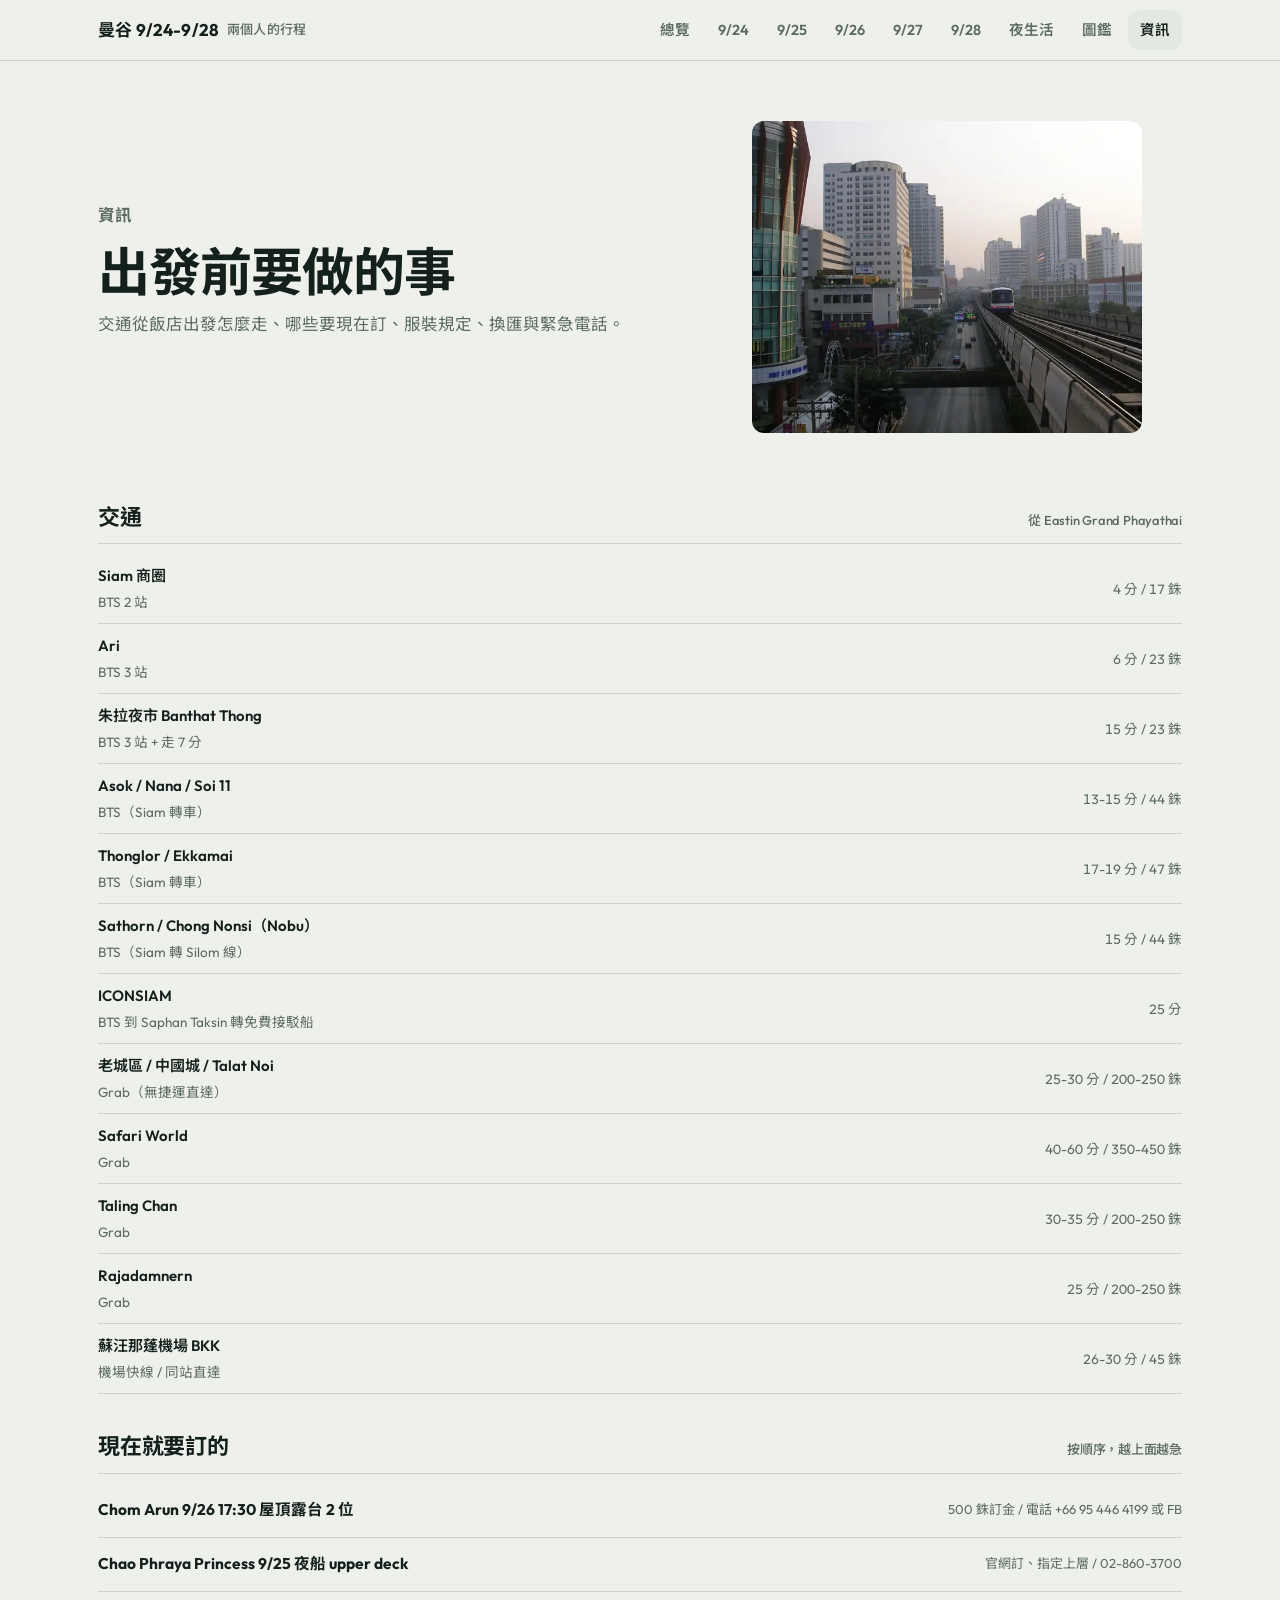
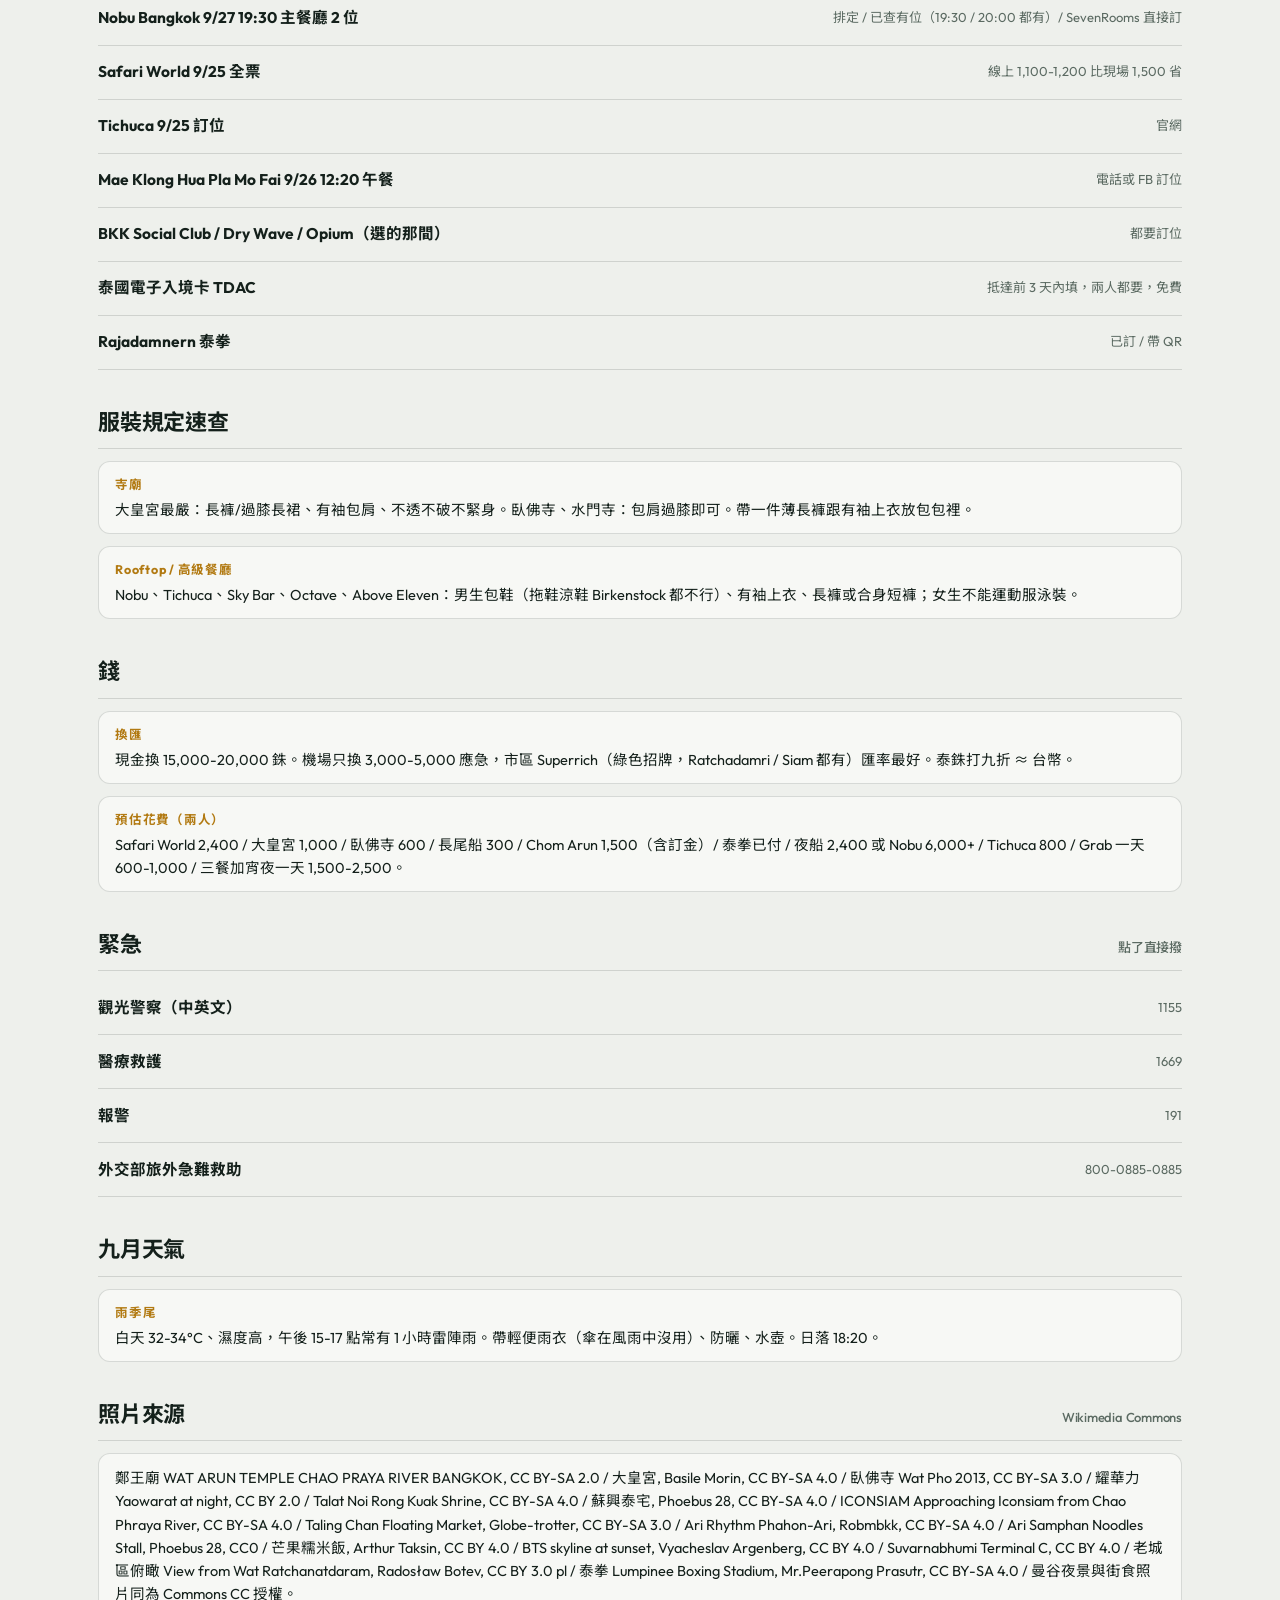
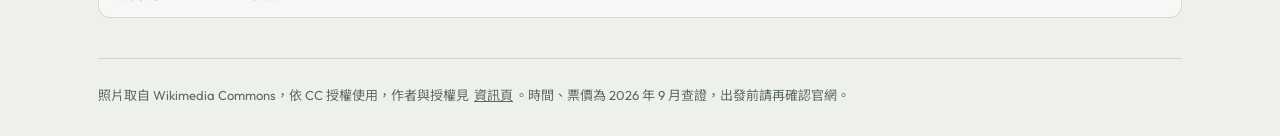
<file: info.html>
<!DOCTYPE html><html lang="zh-Hant"><head><meta charset="utf-8"><meta name="viewport" content="width=device-width,initial-scale=1,viewport-fit=cover"><meta name="color-scheme" content="dark light"><meta name="theme-color" content="#0F1714"><meta name="description" content="交通、現在就要訂的、服裝規定、錢、緊急電話。"><meta name="apple-mobile-web-app-capable" content="yes"><meta name="apple-mobile-web-app-title" content="曼谷"><link rel="preconnect" href="https://fonts.googleapis.com"><link rel="preconnect" href="https://fonts.gstatic.com" crossorigin><link rel="stylesheet" href="https://fonts.googleapis.com/css2?family=Outfit:wght@500;600;700&family=Noto+Sans+TC:wght@400;500;700&display=swap"><link rel="preload" as="image" href="img/skytrain-800.webp" imagesrcset="img/skytrain-480.webp 480w, img/skytrain-800.webp 800w, img/skytrain-1400.webp 1400w" imagesizes="(min-width:900px) 45vw, 100vw"><link rel="stylesheet" href="styles.css?v=1790089189"><script>document.documentElement.classList.add("js")</script><title>資訊</title></head><body><header class="top"><div class="wrap"><a class="brand" href="index.html">曼谷 9/24-9/28<small>兩個人的行程</small></a><nav class="topnav" aria-label="主選單"><a href="index.html">總覽</a><a href="day1.html">9/24</a><a href="day2.html">9/25</a><a href="day3.html">9/26</a><a href="day4.html">9/27</a><a href="day5.html">9/28</a><a href="nightlife.html">夜生活</a><a href="guide.html">圖鑑</a><a href="info.html" aria-current="page">資訊</a></nav></div><nav class="subnav" aria-label="分頁"><a href="index.html">總覽</a><a href="day1.html">9/24</a><a href="day2.html">9/25</a><a href="day3.html">9/26</a><a href="day4.html">9/27</a><a href="day5.html">9/28</a><a href="nightlife.html">夜生活</a><a href="guide.html">圖鑑</a><a href="info.html" aria-current="page">資訊</a></nav></header><main class="wrap"><section class="hero"><div class="txt"><p class="date">資訊</p><h1>出發前要做的事</h1><p>交通從飯店出發怎麼走、哪些要現在訂、服裝規定、換匯與緊急電話。</p></div><figure class="pic"><picture><source type="image/webp" srcset="img/skytrain-480.webp 480w, img/skytrain-800.webp 800w, img/skytrain-1400.webp 1400w" sizes="(min-width:900px) 45vw, 100vw"><img src="img/skytrain-800.jpg" width="1600" height="1066" alt="BTS 與曼谷天際線" loading="eager" fetchpriority="high" decoding="async"></picture></figure></section><h2 class="sec">交通<small>從 Eastin Grand Phayathai</small></h2><div class="trow"><span>Siam 商圈</span><span class="mid">BTS 2 站</span><span class="num">4 分 / 17 銖</span></div><div class="trow"><span>Ari</span><span class="mid">BTS 3 站</span><span class="num">6 分 / 23 銖</span></div><div class="trow"><span>朱拉夜市 Banthat Thong</span><span class="mid">BTS 3 站 + 走 7 分</span><span class="num">15 分 / 23 銖</span></div><div class="trow"><span>Asok / Nana / Soi 11</span><span class="mid">BTS（Siam 轉車）</span><span class="num">13-15 分 / 44 銖</span></div><div class="trow"><span>Thonglor / Ekkamai</span><span class="mid">BTS（Siam 轉車）</span><span class="num">17-19 分 / 47 銖</span></div><div class="trow"><span>Sathorn / Chong Nonsi（Nobu）</span><span class="mid">BTS（Siam 轉 Silom 線）</span><span class="num">15 分 / 44 銖</span></div><div class="trow"><span>ICONSIAM</span><span class="mid">BTS 到 Saphan Taksin 轉免費接駁船</span><span class="num">25 分</span></div><div class="trow"><span>老城區 / 中國城 / Talat Noi</span><span class="mid">Grab（無捷運直達）</span><span class="num">25-30 分 / 200-250 銖</span></div><div class="trow"><span>Safari World</span><span class="mid">Grab</span><span class="num">40-60 分 / 350-450 銖</span></div><div class="trow"><span>Taling Chan</span><span class="mid">Grab</span><span class="num">30-35 分 / 200-250 銖</span></div><div class="trow"><span>Rajadamnern</span><span class="mid">Grab</span><span class="num">25 分 / 200-250 銖</span></div><div class="trow"><span>蘇汪那蓬機場 BKK</span><span class="mid">機場快線 / 同站直達</span><span class="num">26-30 分 / 45 銖</span></div><h2 class="sec">現在就要訂的<small>按順序，越上面越急</small></h2><a class="linkrow" href="tel:+66954464199"><b>Chom Arun 9/26 17:30 屋頂露台 2 位</b><span>500 銖訂金 / 電話 +66 95 446 4199 或 FB</span></a><a class="linkrow" href="https://www.chaophrayaprincess.com/reservations.php" target="_blank" rel="noopener"><b>Chao Phraya Princess 9/25 夜船 upper deck</b><span>官網訂、指定上層 / 02-860-3700</span></a><a class="linkrow" href="https://noburestaurants.com/bangkok/reservations" target="_blank" rel="noopener"><b>Nobu Bangkok 9/27 19:30 主餐廳 2 位</b><span>排定 / 已查有位（19:30 / 20:00 都有）/ SevenRooms 直接訂</span></a><a class="linkrow" href="https://www.safariworld.com/" target="_blank" rel="noopener"><b>Safari World 9/25 全票</b><span>線上 1,100-1,200 比現場 1,500 省</span></a><a class="linkrow" href="https://www.tichuca.co/" target="_blank" rel="noopener"><b>Tichuca 9/25 訂位</b><span>官網</span></a><a class="linkrow" href="https://guide.michelin.com/en/bangkok-region/bangkok/restaurant/mae-khlong-hua-pla-mo-fai-1195212" target="_blank" rel="noopener"><b>Mae Klong Hua Pla Mo Fai 9/26 12:20 午餐</b><span>電話或 FB 訂位</span></a><a class="linkrow" href="https://www.the50.com/bars/the-list/bkk-social-club.html" target="_blank" rel="noopener"><b>BKK Social Club / Dry Wave / Opium（選的那間）</b><span>都要訂位</span></a><a class="linkrow" href="https://tdac.immigration.go.th/" target="_blank" rel="noopener"><b>泰國電子入境卡 TDAC</b><span>抵達前 3 天內填，兩人都要，免費</span></a><a class="linkrow" href="https://rajadamnern.com/" target="_blank" rel="noopener"><b>Rajadamnern 泰拳</b><span>已訂 / 帶 QR</span></a><h2 class="sec">服裝規定速查</h2><div class="clock"><b>寺廟</b>大皇宮最嚴：長褲/過膝長裙、有袖包肩、不透不破不緊身。臥佛寺、水門寺：包肩過膝即可。帶一件薄長褲跟有袖上衣放包包裡。</div><div class="clock"><b>Rooftop / 高級餐廳</b>Nobu、Tichuca、Sky Bar、Octave、Above Eleven：男生包鞋（拖鞋涼鞋 Birkenstock 都不行）、有袖上衣、長褲或合身短褲；女生不能運動服泳裝。</div><h2 class="sec">錢</h2><div class="clock"><b>換匯</b>現金換 15,000-20,000 銖。機場只換 3,000-5,000 應急，市區 Superrich（綠色招牌，Ratchadamri / Siam 都有）匯率最好。泰銖打九折 ≈ 台幣。</div><div class="clock"><b>預估花費（兩人）</b>Safari World 2,400 / 大皇宮 1,000 / 臥佛寺 600 / 長尾船 300 / Chom Arun 1,500（含訂金）/ 泰拳已付 / 夜船 2,400 或 Nobu 6,000+ / Tichuca 800 / Grab 一天 600-1,000 / 三餐加宵夜一天 1,500-2,500。</div><h2 class="sec">緊急<small>點了直接撥</small></h2><a class="linkrow" href="tel:1155"><b>觀光警察（中英文）</b><span>1155</span></a><a class="linkrow" href="tel:1669"><b>醫療救護</b><span>1669</span></a><a class="linkrow" href="tel:191"><b>報警</b><span>191</span></a><a class="linkrow" href="tel:80008850885"><b>外交部旅外急難救助</b><span>800-0885-0885</span></a><h2 class="sec">九月天氣</h2><div class="clock"><b>雨季尾</b>白天 32-34°C、濕度高，午後 15-17 點常有 1 小時雷陣雨。帶輕便雨衣（傘在風雨中沒用）、防曬、水壺。日落 18:20。</div><h2 class="sec" id="credits">照片來源<small>Wikimedia Commons</small></h2><div class="clock">鄭王廟 WAT ARUN TEMPLE CHAO PRAYA RIVER BANGKOK, CC BY-SA 2.0 / 大皇宮, Basile Morin, CC BY-SA 4.0 / 臥佛寺 Wat Pho 2013, CC BY-SA 3.0 / 耀華力 Yaowarat at night, CC BY 2.0 / Talat Noi Rong Kuak Shrine, CC BY-SA 4.0 / 蘇興泰宅, Phoebus 28, CC BY-SA 4.0 / ICONSIAM Approaching Iconsiam from Chao Phraya River, CC BY-SA 4.0 / Taling Chan Floating Market, Globe-trotter, CC BY-SA 3.0 / Ari Rhythm Phahon-Ari, Robmbkk, CC BY-SA 4.0 / Ari Samphan Noodles Stall, Phoebus 28, CC0 / 芒果糯米飯, Arthur Taksin, CC BY 4.0 / BTS skyline at sunset, Vyacheslav Argenberg, CC BY 4.0 / Suvarnabhumi Terminal C, CC BY 4.0 / 老城區俯瞰 View from Wat Ratchanatdaram, Radosław Botev, CC BY 3.0 pl / 泰拳 Lumpinee Boxing Stadium, Mr.Peerapong Prasutr, CC BY-SA 4.0 / 曼谷夜景與街食照片同為 Commons CC 授權。</div><footer>照片取自 Wikimedia Commons，依 CC 授權使用，作者與授權見 <a href="info.html#credits">資訊頁</a>。時間、票價為 2026 年 9 月查證，出發前請再確認官網。</footer></main><nav class="tabs" aria-label="日期"><a href="index.html"><span>總覽</span></a><a href="day1.html"><span>9/24</span>四</a><a href="day2.html"><span>9/25</span>五</a><a href="day3.html"><span>9/26</span>六</a><a href="day4.html"><span>9/27</span>日</a><a href="day5.html"><span>9/28</span>一</a></nav><script src="app.js?v=1790089189" defer></script></body></html>
</file>
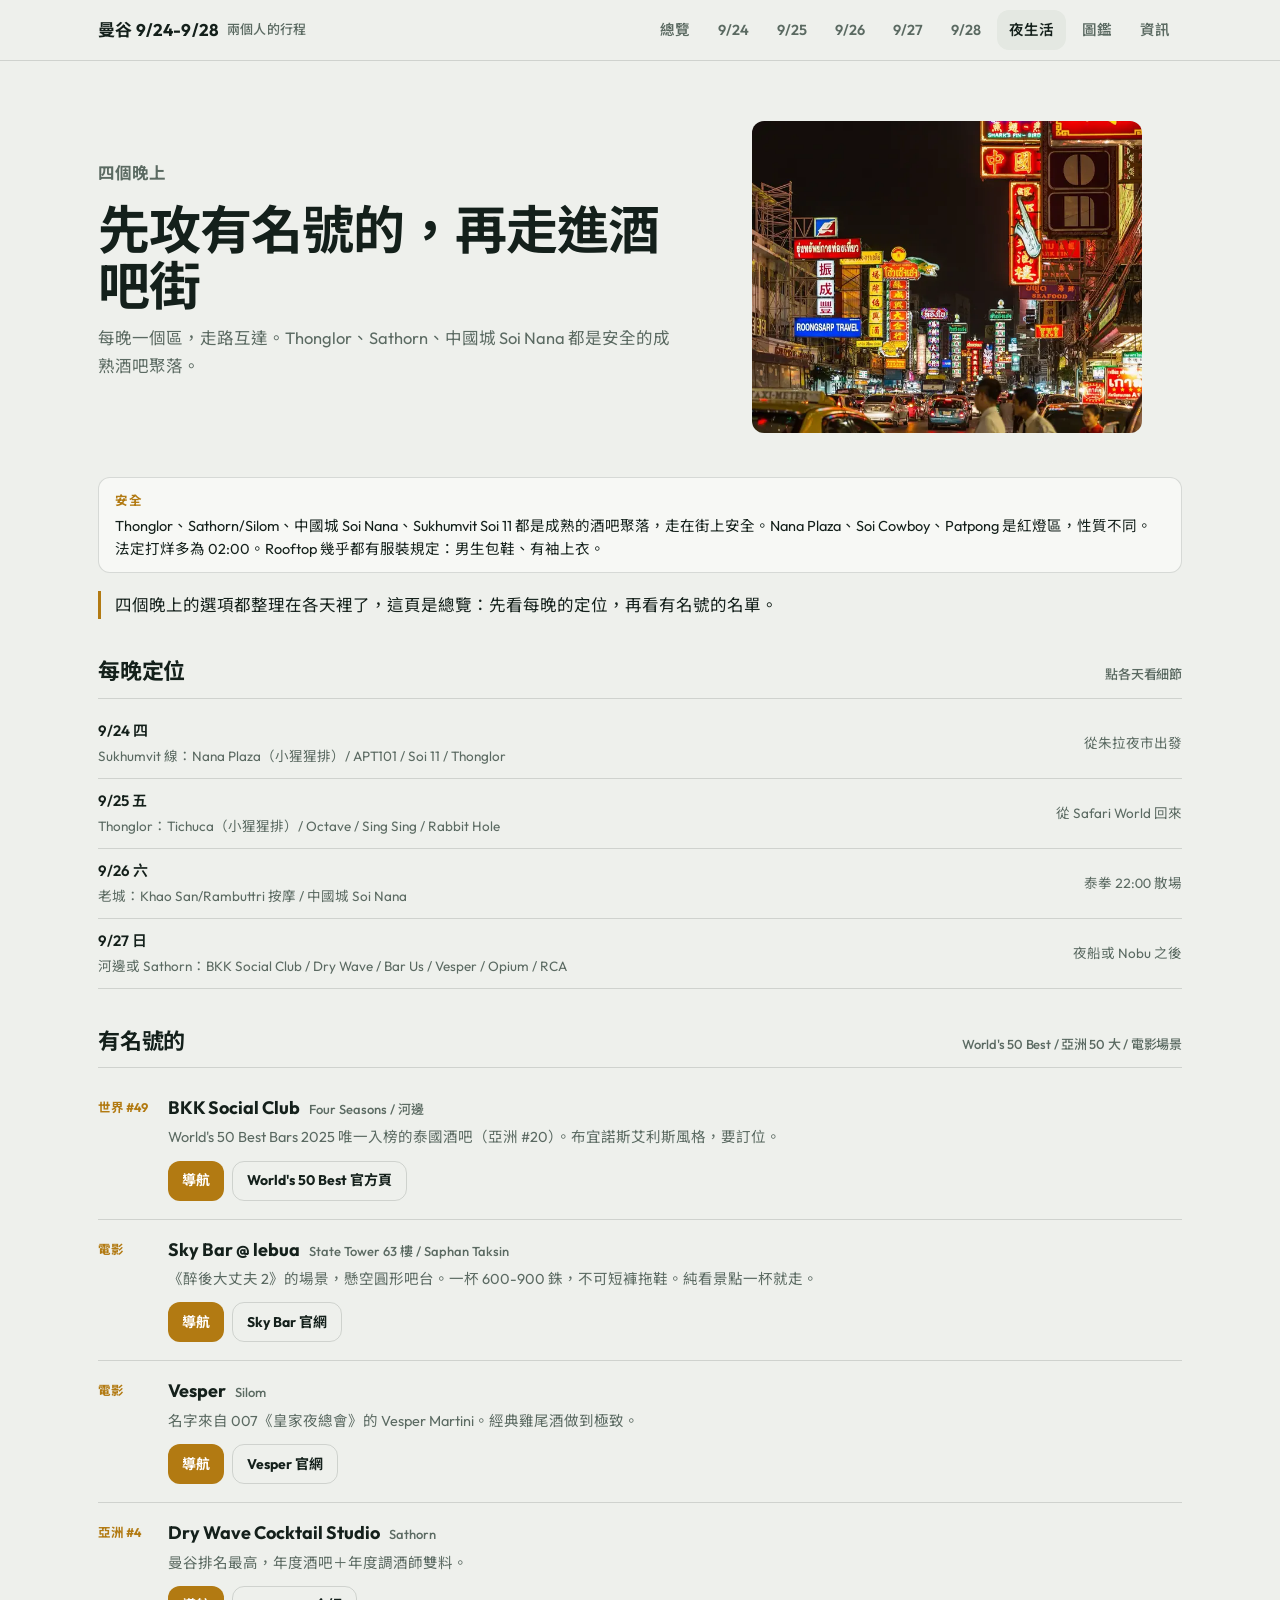
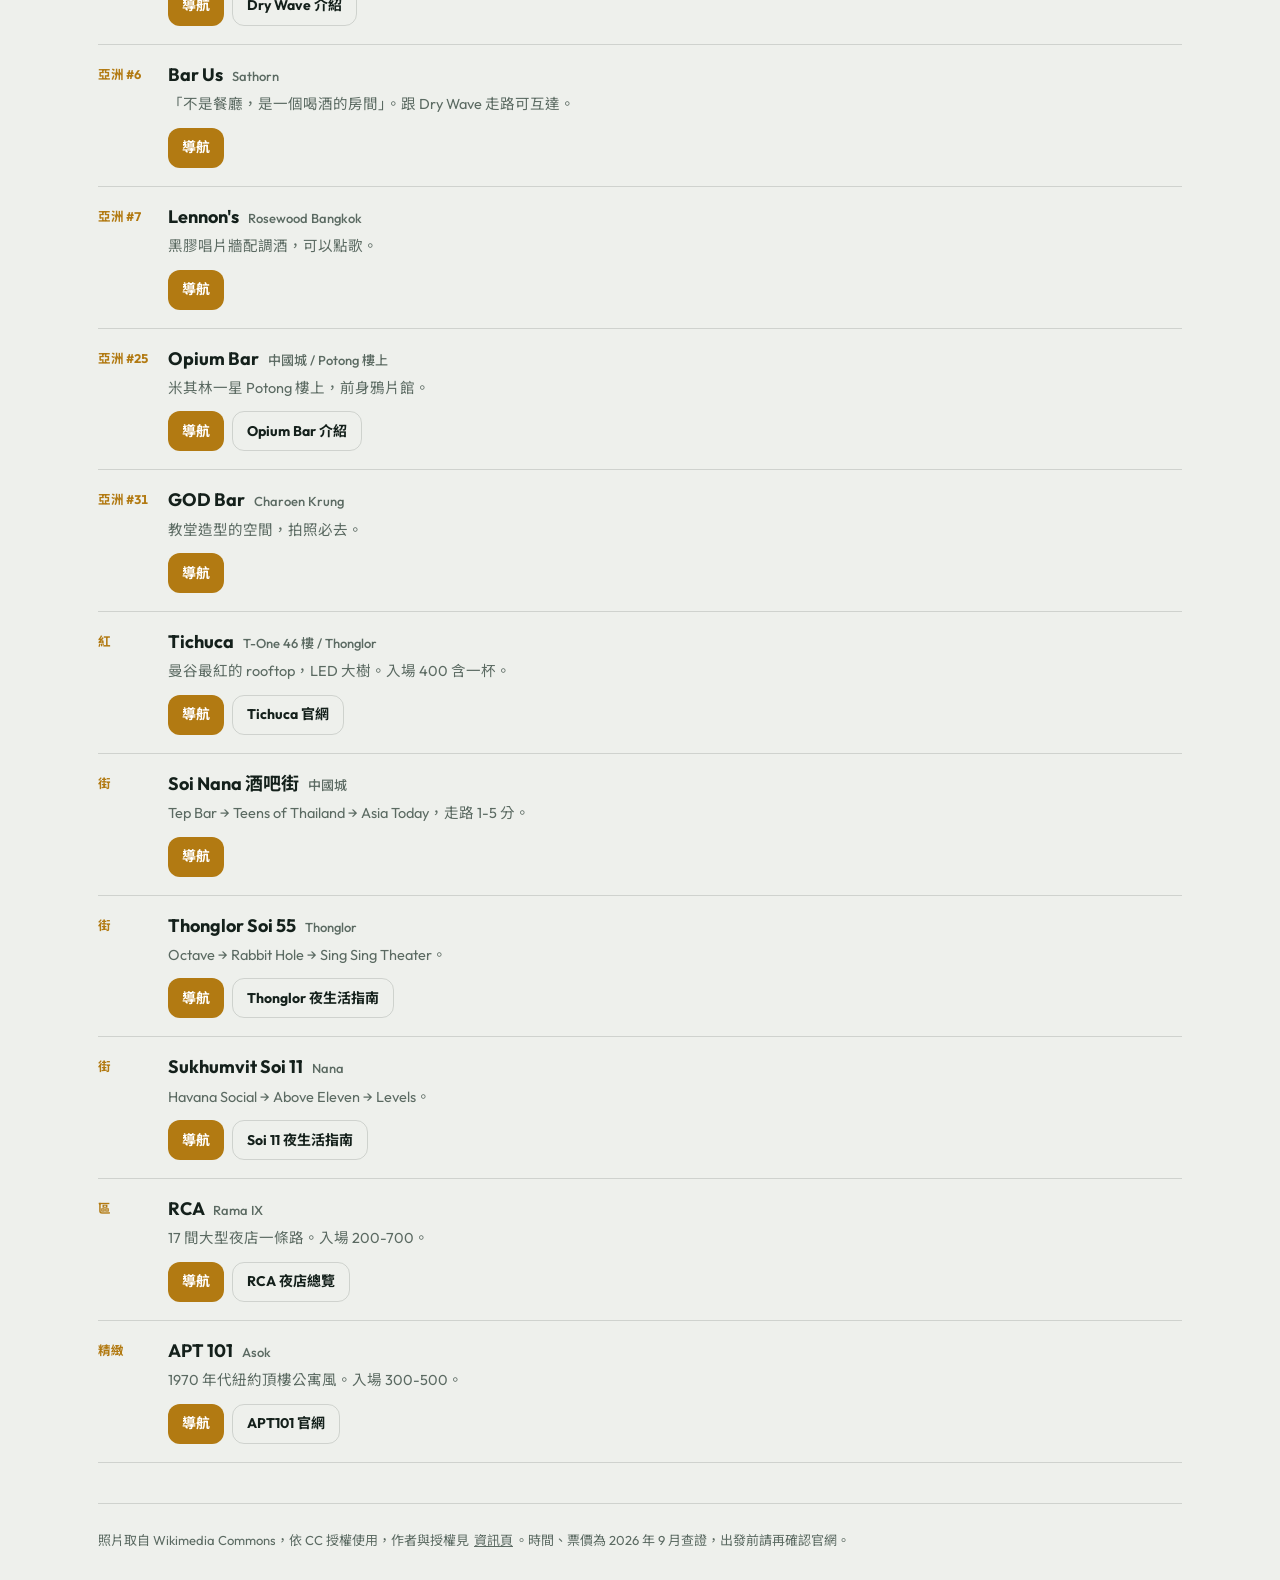
<file: nightlife.html>
<!DOCTYPE html><html lang="zh-Hant"><head><meta charset="utf-8"><meta name="viewport" content="width=device-width,initial-scale=1,viewport-fit=cover"><meta name="color-scheme" content="dark light"><meta name="theme-color" content="#0F1714"><meta name="description" content="四個晚上的夜生活定位與有名號的酒吧名單。"><meta name="apple-mobile-web-app-capable" content="yes"><meta name="apple-mobile-web-app-title" content="曼谷"><link rel="preconnect" href="https://fonts.googleapis.com"><link rel="preconnect" href="https://fonts.gstatic.com" crossorigin><link rel="stylesheet" href="https://fonts.googleapis.com/css2?family=Outfit:wght@500;600;700&family=Noto+Sans+TC:wght@400;500;700&display=swap"><link rel="preload" as="image" href="img/yaowarat-800.webp" imagesrcset="img/yaowarat-480.webp 480w, img/yaowarat-800.webp 800w, img/yaowarat-1400.webp 1400w" imagesizes="(min-width:900px) 45vw, 100vw"><link rel="stylesheet" href="styles.css?v=1790089189"><script>document.documentElement.classList.add("js")</script><title>夜生活</title></head><body><header class="top"><div class="wrap"><a class="brand" href="index.html">曼谷 9/24-9/28<small>兩個人的行程</small></a><nav class="topnav" aria-label="主選單"><a href="index.html">總覽</a><a href="day1.html">9/24</a><a href="day2.html">9/25</a><a href="day3.html">9/26</a><a href="day4.html">9/27</a><a href="day5.html">9/28</a><a href="nightlife.html" aria-current="page">夜生活</a><a href="guide.html">圖鑑</a><a href="info.html">資訊</a></nav></div><nav class="subnav" aria-label="分頁"><a href="index.html">總覽</a><a href="day1.html">9/24</a><a href="day2.html">9/25</a><a href="day3.html">9/26</a><a href="day4.html">9/27</a><a href="day5.html">9/28</a><a href="nightlife.html" aria-current="page">夜生活</a><a href="guide.html">圖鑑</a><a href="info.html">資訊</a></nav></header><main class="wrap"><section class="hero"><div class="txt"><p class="date">四個晚上</p><h1>先攻有名號的，再走進酒吧街</h1><p>每晚一個區，走路互達。Thonglor、Sathorn、中國城 Soi Nana 都是安全的成熟酒吧聚落。</p></div><figure class="pic"><picture><source type="image/webp" srcset="img/yaowarat-480.webp 480w, img/yaowarat-800.webp 800w, img/yaowarat-1400.webp 1400w" sizes="(min-width:900px) 45vw, 100vw"><img src="img/yaowarat-800.jpg" width="1600" height="1061" alt="夜晚的耀華力路" loading="eager" fetchpriority="high" decoding="async"></picture></figure></section><div class="clock"><b>安全</b>Thonglor、Sathorn/Silom、中國城 Soi Nana、Sukhumvit Soi 11 都是成熟的酒吧聚落，走在街上安全。Nana Plaza、Soi Cowboy、Patpong 是紅燈區，性質不同。法定打烊多為 02:00。Rooftop 幾乎都有服裝規定：男生包鞋、有袖上衣。</div><p class="lead reveal">四個晚上的選項都整理在各天裡了，這頁是總覽：先看每晚的定位，再看有名號的名單。</p><h2 class="sec">每晚定位<small>點各天看細節</small></h2><div class="trow"><span>9/24 四</span><span class="mid">Sukhumvit 線：Nana Plaza（小猩猩排）/ APT101 / Soi 11 / Thonglor</span><span class="num">從朱拉夜市出發</span></div><div class="trow"><span>9/25 五</span><span class="mid">Thonglor：Tichuca（小猩猩排）/ Octave / Sing Sing / Rabbit Hole</span><span class="num">從 Safari World 回來</span></div><div class="trow"><span>9/26 六</span><span class="mid">老城：Khao San/Rambuttri 按摩 / 中國城 Soi Nana</span><span class="num">泰拳 22:00 散場</span></div><div class="trow"><span>9/27 日</span><span class="mid">河邊或 Sathorn：BKK Social Club / Dry Wave / Bar Us / Vesper / Opium / RCA</span><span class="num">夜船或 Nobu 之後</span></div><h2 class="sec">有名號的<small>World&#x27;s 50 Best / 亞洲 50 大 / 電影場景</small></h2><div class="stop reveal"><div class="t rank">世界 #49</div><div class="c"><h3>BKK Social Club <span class="area">Four Seasons / 河邊</span></h3><p class="note">World&#x27;s 50 Best Bars 2025 唯一入榜的泰國酒吧（亞洲 #20）。布宜諾斯艾利斯風格，要訂位。</p><div class="actions"><a class="btn" href="https://www.google.com/maps/dir/?api=1&amp;destination=BKK%20Social%20Club%20Four%20Seasons%20Bangkok" target="_blank" rel="noopener">導航</a><a class="btn ghost" href="https://www.the50.com/bars/the-list/bkk-social-club.html" target="_blank" rel="noopener">World&#x27;s 50 Best 官方頁</a></div></div></div><div class="stop reveal"><div class="t rank">電影</div><div class="c"><h3>Sky Bar @ lebua <span class="area">State Tower 63 樓 / Saphan Taksin</span></h3><p class="note">《醉後大丈夫 2》的場景，懸空圓形吧台。一杯 600-900 銖，不可短褲拖鞋。純看景點一杯就走。</p><div class="actions"><a class="btn" href="https://www.google.com/maps/dir/?api=1&amp;destination=Sky%20Bar%20Lebua%20State%20Tower%20Bangkok" target="_blank" rel="noopener">導航</a><a class="btn ghost" href="https://lebua.com/restaurants-bars/sky-bar/" target="_blank" rel="noopener">Sky Bar 官網</a></div></div></div><div class="stop reveal"><div class="t rank">電影</div><div class="c"><h3>Vesper <span class="area">Silom</span></h3><p class="note">名字來自 007《皇家夜總會》的 Vesper Martini。經典雞尾酒做到極致。</p><div class="actions"><a class="btn" href="https://www.google.com/maps/dir/?api=1&amp;destination=Vesper%20Bar%20Bangkok" target="_blank" rel="noopener">導航</a><a class="btn ghost" href="https://www.vesperbar.co/" target="_blank" rel="noopener">Vesper 官網</a></div></div></div><div class="stop reveal"><div class="t rank">亞洲 #4</div><div class="c"><h3>Dry Wave Cocktail Studio <span class="area">Sathorn</span></h3><p class="note">曼谷排名最高，年度酒吧＋年度調酒師雙料。</p><div class="actions"><a class="btn" href="https://www.google.com/maps/dir/?api=1&amp;destination=Dry%20Wave%20Cocktail%20Studio%20Bangkok" target="_blank" rel="noopener">導航</a><a class="btn ghost" href="https://www.timeout.com/bangkok/bars/dry-wave-cocktail-studio" target="_blank" rel="noopener">Dry Wave 介紹</a></div></div></div><div class="stop reveal"><div class="t rank">亞洲 #6</div><div class="c"><h3>Bar Us <span class="area">Sathorn</span></h3><p class="note">「不是餐廳，是一個喝酒的房間」。跟 Dry Wave 走路可互達。</p><div class="actions"><a class="btn" href="https://www.google.com/maps/dir/?api=1&amp;destination=Bar%20Us%20Bangkok" target="_blank" rel="noopener">導航</a></div></div></div><div class="stop reveal"><div class="t rank">亞洲 #7</div><div class="c"><h3>Lennon&#x27;s <span class="area">Rosewood Bangkok</span></h3><p class="note">黑膠唱片牆配調酒，可以點歌。</p><div class="actions"><a class="btn" href="https://www.google.com/maps/dir/?api=1&amp;destination=Lennon%27s%20Bar%20Rosewood%20Bangkok" target="_blank" rel="noopener">導航</a></div></div></div><div class="stop reveal"><div class="t rank">亞洲 #25</div><div class="c"><h3>Opium Bar <span class="area">中國城 / Potong 樓上</span></h3><p class="note">米其林一星 Potong 樓上，前身鴉片館。</p><div class="actions"><a class="btn" href="https://www.google.com/maps/dir/?api=1&amp;destination=Opium%20Bar%20Potong%20Bangkok" target="_blank" rel="noopener">導航</a><a class="btn ghost" href="https://www.timeout.com/bangkok/bars/opium-bar" target="_blank" rel="noopener">Opium Bar 介紹</a></div></div></div><div class="stop reveal"><div class="t rank">亞洲 #31</div><div class="c"><h3>GOD Bar <span class="area">Charoen Krung</span></h3><p class="note">教堂造型的空間，拍照必去。</p><div class="actions"><a class="btn" href="https://www.google.com/maps/dir/?api=1&amp;destination=GOD%20Bar%20Bangkok" target="_blank" rel="noopener">導航</a></div></div></div><div class="stop reveal"><div class="t rank">紅</div><div class="c"><h3>Tichuca <span class="area">T-One 46 樓 / Thonglor</span></h3><p class="note">曼谷最紅的 rooftop，LED 大樹。入場 400 含一杯。</p><div class="actions"><a class="btn" href="https://www.google.com/maps/dir/?api=1&amp;destination=Tichuca%20Rooftop%20Bar%20Bangkok" target="_blank" rel="noopener">導航</a><a class="btn ghost" href="https://www.tichuca.co/" target="_blank" rel="noopener">Tichuca 官網</a></div></div></div><div class="stop reveal"><div class="t rank">街</div><div class="c"><h3>Soi Nana 酒吧街 <span class="area">中國城</span></h3><p class="note">Tep Bar → Teens of Thailand → Asia Today，走路 1-5 分。</p><div class="actions"><a class="btn" href="https://www.google.com/maps/dir/?api=1&amp;destination=Soi%20Nana%20Chinatown%20Bangkok" target="_blank" rel="noopener">導航</a></div></div></div><div class="stop reveal"><div class="t rank">街</div><div class="c"><h3>Thonglor Soi 55 <span class="area">Thonglor</span></h3><p class="note">Octave → Rabbit Hole → Sing Sing Theater。</p><div class="actions"><a class="btn" href="https://www.google.com/maps/dir/?api=1&amp;destination=Thonglor%20Soi%2055%20Bangkok" target="_blank" rel="noopener">導航</a><a class="btn ghost" href="https://www.bangkok-spirit.com/guides/thonglor-nightlife/" target="_blank" rel="noopener">Thonglor 夜生活指南</a></div></div></div><div class="stop reveal"><div class="t rank">街</div><div class="c"><h3>Sukhumvit Soi 11 <span class="area">Nana</span></h3><p class="note">Havana Social → Above Eleven → Levels。</p><div class="actions"><a class="btn" href="https://www.google.com/maps/dir/?api=1&amp;destination=Sukhumvit%20Soi%2011%20Bangkok" target="_blank" rel="noopener">導航</a><a class="btn ghost" href="https://www.khaosanroad.com/articles/sukhumvit-soi-11-nightlife-guide" target="_blank" rel="noopener">Soi 11 夜生活指南</a></div></div></div><div class="stop reveal"><div class="t rank">區</div><div class="c"><h3>RCA <span class="area">Rama IX</span></h3><p class="note">17 間大型夜店一條路。入場 200-700。</p><div class="actions"><a class="btn" href="https://www.google.com/maps/dir/?api=1&amp;destination=Royal%20City%20Avenue%20RCA%20Bangkok" target="_blank" rel="noopener">導航</a><a class="btn ghost" href="https://royalcityavenue.com/clubs" target="_blank" rel="noopener">RCA 夜店總覽</a></div></div></div><div class="stop reveal"><div class="t rank">精緻</div><div class="c"><h3>APT 101 <span class="area">Asok</span></h3><p class="note">1970 年代紐約頂樓公寓風。入場 300-500。</p><div class="actions"><a class="btn" href="https://www.google.com/maps/dir/?api=1&amp;destination=APT%20101%20Bangkok%20Sukhumvit" target="_blank" rel="noopener">導航</a><a class="btn ghost" href="https://apt101club.com/" target="_blank" rel="noopener">APT101 官網</a></div></div></div><footer>照片取自 Wikimedia Commons，依 CC 授權使用，作者與授權見 <a href="info.html#credits">資訊頁</a>。時間、票價為 2026 年 9 月查證，出發前請再確認官網。</footer></main><nav class="tabs" aria-label="日期"><a href="index.html"><span>總覽</span></a><a href="day1.html"><span>9/24</span>四</a><a href="day2.html"><span>9/25</span>五</a><a href="day3.html"><span>9/26</span>六</a><a href="day4.html"><span>9/27</span>日</a><a href="day5.html"><span>9/28</span>一</a></nav><script src="app.js?v=1790089189" defer></script></body></html>
</file>
<file: styles.css>
:root{--bg:#0F1714;--sur:#15211C;--sur2:#1A2822;--line:rgba(237,233,223,.13);--ink:#EDE9DF;--mut:#A3AEA6;--acc:#E3A93F;--acc-ink:#1A1408;--r:12px;--max:1120px}
@media (prefers-color-scheme: light){:root{--bg:#EEF0EC;--sur:#F7F8F5;--sur2:#E4E8E2;--line:rgba(20,32,27,.14);--ink:#14201B;--mut:#5B6A62;--acc:#B27A12;--acc-ink:#FFFFFF}}
*{box-sizing:border-box}
html{-webkit-text-size-adjust:100%;scroll-behavior:smooth}
@media (prefers-reduced-motion:reduce){html{scroll-behavior:auto}}
body{margin:0;background:var(--bg);color:var(--ink);font:16px/1.65 "Outfit","Noto Sans TC",-apple-system,BlinkMacSystemFont,"PingFang TC",sans-serif;overflow-x:clip;padding-bottom:calc(72px + env(safe-area-inset-bottom))}
@media (min-width:900px){body{padding-bottom:0}}
a{color:inherit}
img{max-width:100%;display:block}
.wrap{max-width:var(--max);margin:0 auto;padding:0 18px}
/* 頂欄 */
.top{position:sticky;top:0;z-index:20;background:var(--bg);border-bottom:1px solid var(--line)}
.top .wrap{display:flex;align-items:center;justify-content:space-between;min-height:60px;gap:16px}
.brand{display:inline-flex;align-items:center;min-height:44px;font-weight:700;letter-spacing:.01em;text-decoration:none;font-size:17px}
.brand small{color:var(--mut);font-weight:500;margin-left:8px;font-size:13px}
.topnav{display:none;gap:4px}
.topnav a{text-decoration:none;color:var(--mut);padding:8px 12px;border-radius:var(--r);font-size:14.5px;font-weight:600}
.topnav a[aria-current]{color:var(--ink);background:var(--sur2)}
.topnav a:hover{color:var(--ink)}
.subnav{display:flex;gap:8px;overflow-x:auto;padding:10px 18px;scrollbar-width:none;-webkit-overflow-scrolling:touch}
.subnav::-webkit-scrollbar{display:none}
.subnav a{flex:0 0 auto;text-decoration:none;font-size:13.5px;font-weight:600;color:var(--mut);padding:7px 12px;border:1px solid var(--line);border-radius:var(--r);white-space:nowrap}
.subnav a[aria-current]{color:var(--acc-ink);background:var(--acc);border-color:var(--acc)}
@media (min-width:900px){.topnav{display:flex}.subnav{display:none}}
/* 底部分頁（手機） */
.tabs{position:fixed;left:0;right:0;bottom:0;z-index:30;display:grid;grid-template-columns:repeat(6,1fr);background:var(--bg);border-top:1px solid var(--line);padding:6px 6px calc(6px + env(safe-area-inset-bottom))}
.tabs a{text-decoration:none;color:var(--mut);font-size:11.5px;font-weight:600;text-align:center;padding:8px 2px;border-radius:var(--r);line-height:1.2}
.tabs a span{display:block;font-size:13px;color:var(--ink);font-weight:700}
.tabs a[aria-current]{background:var(--sur2)}.tabs a[aria-current] span{color:var(--acc)}
.tabs a:active{transform:scale(.97)}
@media (min-width:900px){.tabs{display:none}}
/* Hero（左文右圖，手機堆疊） */
.hero{display:grid;gap:20px;padding:22px 0 8px}
.hero .txt h1{font-size:clamp(30px,6vw,52px);line-height:1.08;letter-spacing:-.02em;margin:0 0 10px;font-weight:700}
.hero .txt p{margin:0 0 16px;color:var(--mut);font-size:16.5px;max-width:52ch}
.hero .pic{border-radius:var(--r);overflow:hidden;aspect-ratio:4/3;background:var(--sur2)}
.hero .pic picture,.hero .pic img{width:100%;height:100%;object-fit:cover;display:block}
@media (min-width:900px){.hero{grid-template-columns:1.1fr .9fr;align-items:center;gap:40px;padding:44px 0 16px}.hero .pic{aspect-ratio:5/4}}
.date{color:var(--acc);font-weight:700;font-size:14px;margin:0 0 6px}
/* 段落 */
.lead{font-size:16.5px;line-height:1.7;margin:18px 0 8px;padding-left:14px;border-left:3px solid var(--acc);max-width:70ch}
.hard{background:var(--sur);border:1px solid var(--line);border-radius:var(--r);padding:14px 16px;margin:18px 0}
.hard h2{font-size:12.5px;letter-spacing:.06em;text-transform:uppercase;color:var(--acc);margin:0 0 8px}
.hard ul{margin:0;padding:0;list-style:none;display:grid;gap:4px 18px}
.hard li{font-size:14.5px;color:var(--ink);padding-left:14px;position:relative}
.hard li::before{content:"";position:absolute;left:0;top:.72em;width:6px;height:1px;background:var(--mut)}
@media (min-width:700px){.hard ul{grid-template-columns:1fr 1fr}}
h1,h2,h3,h4,dd,p,li{overflow-wrap:anywhere}
h2.sec{font-size:22px;letter-spacing:-.01em;margin:34px 0 10px;padding-bottom:8px;border-bottom:1px solid var(--line);display:flex;align-items:baseline;justify-content:space-between;gap:12px;flex-wrap:wrap}
h2.sec small{font-size:13px;color:var(--mut);font-weight:500}
/* 時間軸 */
.stop{display:grid;grid-template-columns:58px 1fr;gap:12px;padding:18px 0;border-bottom:1px solid var(--line)}
.stop .t{font-weight:700;font-size:15px;color:var(--mut);padding-top:3px;font-variant-numeric:tabular-nums}
.stop .t.rank{color:var(--acc);font-size:12.5px;line-height:1.3}
.stop h3{margin:0;font-size:18px;line-height:1.35;font-weight:700}
.stop h3 .area{font-size:13px;color:var(--mut);font-weight:500;margin-left:6px}
.flag{display:inline-block;font-size:11.5px;color:var(--acc);border:1px solid currentColor;border-radius:6px;padding:0 6px;margin-left:8px;vertical-align:2px;font-weight:600}
.meta{list-style:none;padding:0;margin:6px 0 0;display:flex;flex-wrap:wrap;gap:4px 14px;font-size:13.5px}
.m-how{color:var(--mut)}.m-how::before{content:"交通 ";color:var(--acc);font-weight:700;font-size:11.5px;letter-spacing:.04em}
.m-hrs{color:var(--mut)}.m-hrs::before{content:"營業 ";color:var(--acc);font-weight:700;font-size:11.5px;letter-spacing:.04em}
.facts{margin:10px 0 0;display:grid;gap:8px}
.kv{display:grid;grid-template-columns:48px 1fr;gap:10px}
.kv dt{font-size:11.5px;color:var(--acc);font-weight:700;letter-spacing:.04em;padding-top:4px}
.kv dd{margin:0;font-size:15px;line-height:1.65}
.note,.intro{color:var(--mut);font-size:14.5px;margin:6px 0 0;line-height:1.55}
.actions{display:flex;flex-wrap:wrap;gap:8px;margin-top:12px}
.btn{display:inline-flex;align-items:center;min-height:40px;padding:0 14px;border-radius:var(--r);background:var(--acc);color:var(--acc-ink);text-decoration:none;font-weight:700;font-size:14px;transition:transform .15s cubic-bezier(.16,1,.3,1)}
.btn.ghost{background:transparent;color:var(--ink);border:1px solid var(--line)}
.btn:active{transform:scale(.97)}
.btn:focus-visible,.tabs a:focus-visible,.topnav a:focus-visible,.subnav a:focus-visible{outline:2px solid var(--acc);outline-offset:2px}
/* 選項 */
.optgrid{display:grid;gap:12px;margin-top:12px}
@media (min-width:900px){.optgrid{grid-template-columns:1fr 1fr}}
.opt{background:var(--sur);border:1px solid var(--line);border-radius:var(--r);padding:14px 16px}
.opt.star{border-color:var(--acc);background:var(--sur2)}
.opt h4{margin:0;font-size:16.5px;line-height:1.35}
.opt .tag{margin:4px 0 0;font-size:13.5px;color:var(--acc);font-weight:600;line-height:1.5}
.opt.star .tag::before{content:"推薦 ";}
/* 摺疊 */
.box{border:1px dashed var(--line);border-radius:var(--r);padding:4px 16px;margin:14px 0}
.box summary{cursor:pointer;font-weight:600;color:var(--mut);padding:10px 0;list-style:none}
.box summary::-webkit-details-marker{display:none}
.box[open] summary{color:var(--ink)}
.box .stop{padding:12px 0}
/* 表列 */
.trow{display:grid;grid-template-columns:1fr auto;gap:2px 12px;padding:10px 0;border-bottom:1px solid var(--line);font-size:15px}
.trow>span:first-child{grid-column:1;grid-row:1;font-weight:600}
.trow .mid{grid-column:1;grid-row:2;color:var(--mut);font-size:13.5px}
.trow .num{grid-column:2;grid-row:1/3;align-self:center;color:var(--mut);font-size:13.5px;white-space:nowrap;text-align:right;font-variant-numeric:tabular-nums}
.linkrow{display:flex;justify-content:space-between;align-items:center;gap:12px;min-height:54px;padding:10px 0;border-bottom:1px solid var(--line);text-decoration:none}
.linkrow b{font-size:15.5px}.linkrow span{font-size:13px;color:var(--mut);text-align:right}
.linkrow:hover b{color:var(--acc)}
.clock{background:var(--sur);border:1px solid var(--line);border-radius:var(--r);padding:12px 16px;margin:12px 0;font-size:14.5px;line-height:1.6}
.clock b{display:block;color:var(--acc);font-size:12.5px;letter-spacing:.06em;margin-bottom:4px}
/* 首頁日卡 */
.days{display:grid;gap:14px;margin:8px 0 28px}
@media (min-width:900px){.days{grid-template-columns:repeat(2,1fr)}.days .day:first-child{grid-column:1/-1}}
.day{display:grid;grid-template-columns:120px 1fr;gap:14px;text-decoration:none;background:var(--sur);border:1px solid var(--line);border-radius:var(--r);overflow:hidden;transition:transform .2s cubic-bezier(.16,1,.3,1)}
.day:hover{transform:translateY(-2px)}
.day picture{display:block;height:100%}.day img{width:100%;height:100%;object-fit:cover;min-height:120px}
.day .b{padding:14px 16px 14px 0}
.day .b .d{color:var(--acc);font-weight:700;font-size:13.5px}
.day .b h3{margin:2px 0 4px;font-size:18px;line-height:1.3}
.day .b p{margin:0;color:var(--mut);font-size:14px;line-height:1.5}
@media (min-width:900px){.days .day:first-child{grid-template-columns:1fr 1fr}.days .day:first-child img{min-height:260px}.days .day:first-child .b{padding:22px 24px}}
.gallery{display:grid;gap:10px;margin:14px 0}
@media (min-width:700px){.gallery{grid-template-columns:2fr 1fr}}
.gallery picture{display:block}.gallery img{border-radius:var(--r);width:100%;height:auto;object-fit:cover;aspect-ratio:3/2}
figcaption{font-size:12.5px;color:var(--mut);margin-top:4px}
footer{margin:40px 0 20px;padding-top:16px;border-top:1px solid var(--line);color:var(--mut);font-size:13px;line-height:1.6}
footer a{color:var(--mut);display:inline-block;padding:10px 2px}
/* 動效（尊重 reduced-motion） */
@media (prefers-reduced-motion:no-preference){
 html.js .reveal{opacity:0;transform:translateY(14px);transition:opacity .55s cubic-bezier(.16,1,.3,1),transform .55s cubic-bezier(.16,1,.3,1)}
 html.js .reveal.in{opacity:1;transform:none}
}
</file>
